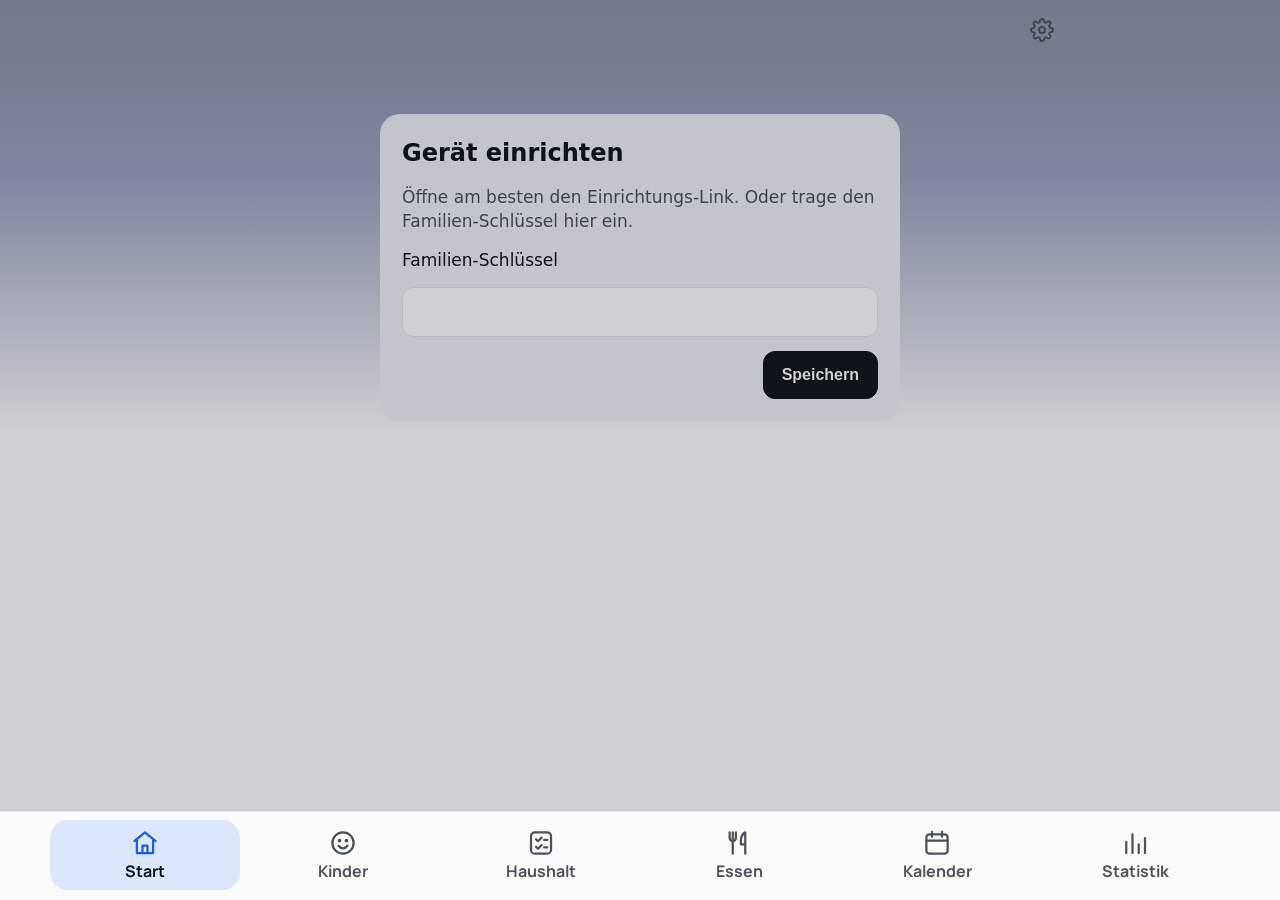
<file: index.html>
<!doctype html>
<html lang="de">
<head>
<meta charset="utf-8">
<meta name="viewport" content="width=device-width, initial-scale=1, viewport-fit=cover">
<meta name="apple-mobile-web-app-capable" content="yes">
<meta name="mobile-web-app-capable" content="yes">
<meta name="apple-mobile-web-app-status-bar-style" content="default">
<meta name="apple-mobile-web-app-title" content="Familie">
<title>Familienzentrale</title>
<style>:root{box-sizing:border-box;padding-top:env(safe-area-inset-top,0px);padding-bottom:env(safe-area-inset-bottom,0px)}html{scroll-padding-top:env(safe-area-inset-top,0px)}body{margin:0;padding:0}img{max-width:100%}[hidden]{display:none!important}*{-webkit-touch-callout:none}</style>
<style>
/* Startseite: oben das Jetzt (Uhr, Wetter, Zeitstrahl), darunter Karten in voller Breite.
   Wand-iPad im Hochformat: alles auf einem Bildschirm. Handy: normal scrollen. */
*, *::before, *::after { box-sizing: border-box; }
body { font: 17px/1.35 var(--font); -webkit-font-smoothing: antialiased; }
.app { max-width: 880px; margin: 0 auto; padding: 10px max(18px, env(safe-area-inset-left, 0px)) 18px max(18px, env(safe-area-inset-right, 0px)); display: flex; flex-direction: column; gap: 16px; }
.emo { font-family: var(--font-emoji); }
.topbar { display: flex; justify-content: flex-end; align-items: center; gap: 12px; min-height: 30px; }
.gear { display: grid; place-items: center; width: 40px; height: 40px; border-radius: 50%; color: var(--muted); }
.gear svg, .ic { width: 24px; height: 24px; fill: none; stroke: currentColor; stroke-width: 1.8; stroke-linecap: round; stroke-linejoin: round; }
.head { display: flex; justify-content: space-between; align-items: flex-start; gap: 16px; }
.date { font-weight: 700; font-size: 20px; color: var(--muted); }
.clock { font: 800 clamp(64px, 16vw, 132px)/.9 var(--font-display); letter-spacing: -.045em; font-variant-numeric: tabular-nums; margin-top: 6px; }
.wx { display: flex; align-items: center; gap: 12px; text-align: right; border: 0; background: none; color: inherit; font: inherit; cursor: pointer; padding: 8px; border-radius: 20px; }
.wx:hover { background: rgba(127,127,127,.08); }
.wx svg { width: clamp(52px, 12vw, 96px); height: clamp(52px, 12vw, 96px); flex: none; }
.wx .t { font: 800 clamp(36px, 9vw, 72px)/1 var(--font-display); letter-spacing: -.03em; }
.wx .s { color: var(--muted); font-weight: 600; font-size: clamp(13px, 2.4vw, 18px); }
.wx .tap { display: block; font-size: 13px; font-weight: 800; color: var(--accent); margin-top: 4px; }
.chips { display: flex; flex-wrap: wrap; gap: 8px; }
.chip { display: inline-flex; align-items: center; gap: 6px; background: var(--soft); border-radius: 99px; padding: 7px 14px; font-weight: 700; font-size: 16px; white-space: nowrap; }
.chip.ph { color: #fff; }
.chip.warn { background: transparent; border: 1.5px solid var(--warn); color: var(--warn); white-space: normal; }
.card { background: var(--surface); border-radius: var(--r); padding: 18px 20px; min-width: 0; color: inherit; text-decoration: none; display: block; }
.card.t1 { background: var(--t-essen); } .card.t2 { background: var(--t-haus); } .card.t3 { background: var(--t-termin); }
.lbl { display: flex; justify-content: space-between; align-items: baseline; gap: 10px; font-size: 13px; font-weight: 800; letter-spacing: .08em; text-transform: uppercase; color: rgba(15,19,23,.66); margin-bottom: 10px; }
.lbl em { font-style: normal; letter-spacing: 0; text-transform: none; font-weight: 700; }
.grid2 { display: grid; grid-template-columns: 1fr 1fr; gap: 16px; }
.meal { display: flex; align-items: center; gap: 14px; }
.meal .e { font-family: var(--font-emoji); font-size: 58px; line-height: 1; flex: none; }
.meal .img { width: 76px; height: 76px; border-radius: 16px; overflow: hidden; flex: none; }
.meal .img img { width: 100%; height: 100%; object-fit: cover; }
.meal h3 { margin: 0; font: 800 24px/1.12 var(--font-display); overflow-wrap: anywhere; }
.meal p { margin: 4px 0 0; font-size: 14px; color: rgba(15,19,23,.66); font-weight: 600; }
.next { margin: 10px 0 0; font-size: 14px; font-weight: 600; color: rgba(15,19,23,.7); }
.li { display: flex; align-items: center; gap: 10px; padding: 8px 0; border-top: 1px solid rgba(15,19,23,.1); min-width: 0; }
.lbl + .li, .li:first-child { border-top: 0; }
.li .tx { flex: 1; min-width: 0; white-space: nowrap; overflow: hidden; text-overflow: ellipsis; font-weight: 600; }
.li .tm { flex: none; font-weight: 800; font-variant-numeric: tabular-nums; min-width: 52px; }
.pbar { flex: none; width: 5px; align-self: stretch; border-radius: 4px; background: var(--pc, var(--fam)); }
.empty { margin: 0; color: rgba(15,19,23,.6); font-weight: 600; }
.hh { display: flex; flex-direction: column; min-height: 0; }
.task { display: flex; align-items: center; gap: 12px; padding: 10px 0; border-top: 1px solid rgba(15,19,23,.1); min-width: 0; }
.lbl + .task, #hhl .task:first-child { border-top: 0; }
.task .t { flex: 1; min-width: 0; display: flex; flex-direction: column; gap: 2px; }
.task .t b { font-weight: 800; white-space: nowrap; overflow: hidden; text-overflow: ellipsis; }
.task .m { font-size: 13px; font-weight: 700; color: rgba(15,19,23,.62); white-space: nowrap; overflow: hidden; text-overflow: ellipsis; }
.task .m .late { color: var(--warn); }
.task.fin .t b { text-decoration: line-through; color: rgba(15,19,23,.55); }
.task .ok { flex: none; font-weight: 800; color: #0d6b4b; font-size: 14px; }
.who { flex: none; display: flex; gap: 8px; }
.who button { border: 0; width: 52px; height: 52px; border-radius: 50%; color: #fff; font: 800 18px var(--font); cursor: pointer; }
.chk { flex: none; width: 34px; height: 34px; border-radius: 50%; border: 2.5px solid rgba(15,19,23,.45); background: transparent; cursor: pointer; }
.more { font-size: 14px; font-weight: 700; color: rgba(15,19,23,.6); padding-top: 6px; }
.rate .rr { display: flex; align-items: center; gap: 10px; padding: 5px 0; }
.rate .nm { flex: 1; font-weight: 800; }
.faces { display: flex; gap: 6px; }
.faces button { border: 2px solid var(--line); background: var(--bg); border-radius: 14px; font-family: var(--font-emoji); font-size: 28px; width: 56px; height: 50px; cursor: pointer; padding: 0; line-height: 1; }
.faces button[aria-pressed="true"] { border-color: var(--accent); background: var(--soft); }
.faces button.dim { opacity: .35; filter: grayscale(1); }
.faces button.nd { font: 800 11px/1.05 var(--font); color: var(--muted); width: auto; min-width: 46px; padding: 0 6px; }
.hint { display: flex; align-items: center; gap: 12px; background: var(--soft); }
.hint b { display: block; }
.hint small { color: var(--muted); font-weight: 600; }
.stats { display: grid; grid-template-columns: repeat(3, 1fr); gap: 10px; background: var(--t-stat); }
.stats div { display: flex; flex-direction: column; gap: 2px; }
.stats b { font: 800 28px/1 var(--font-display); font-variant-numeric: tabular-nums; }
.stats span { font-size: 13px; font-weight: 700; color: rgba(15,19,23,.62); }
#fz-status { font-size: 13px; color: var(--muted); }
/* Wand-iPad hoch: ein Bildschirm, Haushalt nimmt den Rest */
@media (min-width: 700px) and (orientation: portrait) {
  body.wand .app { height: calc(100dvh - 96px - env(safe-area-inset-bottom, 0px)); overflow: hidden; padding-top: 18px; gap: 18px; }
  body.wand .hh { flex: 1; overflow: hidden; }
  .card { padding: 20px 22px; }
  .rate .rows { display: flex; gap: 14px; }
  .rate .rr { flex: 1; flex-direction: column; align-items: flex-start; gap: 8px; padding: 0; }
}
@media (max-width: 560px) {
  .grid2 { grid-template-columns: 1fr; gap: 12px; }
  .app { gap: 12px; }
  .chip { font-size: 13px; padding: 5px 10px; }
  .faces button { width: 44px; height: 42px; font-size: 22px; border-radius: 12px; }
  .meal .e { font-size: 46px; }
  .meal h3 { font-size: 21px; }
}
</style>
</head>
<body>
<div class="app">
  <div class="topbar"><span id="fz-status"></span><a class="gear" href="eltern/" aria-label="Eltern-Seite"><svg viewBox="0 0 24 24" aria-hidden="true"><circle cx="12" cy="12" r="3"/><path d="M19.4 15a1.7 1.7 0 0 0 .3 1.8l.1.1a2 2 0 1 1-2.8 2.8l-.1-.1a1.7 1.7 0 0 0-1.8-.3 1.7 1.7 0 0 0-1 1.5V21a2 2 0 1 1-4 0v-.1a1.7 1.7 0 0 0-1.1-1.5 1.7 1.7 0 0 0-1.8.3l-.1.1a2 2 0 1 1-2.8-2.8l.1-.1a1.7 1.7 0 0 0 .3-1.8 1.7 1.7 0 0 0-1.5-1H3a2 2 0 1 1 0-4h.1a1.7 1.7 0 0 0 1.5-1.1 1.7 1.7 0 0 0-.3-1.8l-.1-.1a2 2 0 1 1 2.8-2.8l.1.1a1.7 1.7 0 0 0 1.8.3H9a1.7 1.7 0 0 0 1-1.5V3a2 2 0 1 1 4 0v.1a1.7 1.7 0 0 0 1 1.5 1.7 1.7 0 0 0 1.8-.3l.1-.1a2 2 0 1 1 2.8 2.8l-.1.1a1.7 1.7 0 0 0-.3 1.8V9a1.7 1.7 0 0 0 1.5 1H21a2 2 0 1 1 0 4h-.1a1.7 1.7 0 0 0-1.5 1z"/></svg></a></div>
  <header class="head" id="head"></header>
  <div id="main" aria-live="polite" style="display:contents"></div>
</div>
<script src="core.js?v=20261113i"></script>
<script src="wetter.js?v=20261113i"></script>
<script>(function () {
  "use strict";
  const $ = (s) => document.querySelector(s);
  const { esc, pad, iso, parse, addDays } = FZ;
  const WD = FZ.WD;
  const WD_LONG = ["Sonntag", "Montag", "Dienstag", "Mittwoch", "Donnerstag", "Freitag", "Samstag"];
  const N = FZ.NAMEN;
  const RATERS = ["chris", "lisa", "ruby"];
  const SMILE = { 3: "😋", 2: "🙂", 1: "😕" }, SMILE_TXT = { 3: "lecker", 2: "okay", 1: "nicht so" };
  const PC = { chris: "var(--chris)", lisa: "var(--lisa)", offen: "var(--p-offen)" };
  const fmt = (min) => pad(Math.floor(min / 60)) + ":" + pad(min % 60);
  if (FZ.wand) document.body.classList.add("wand");

  // Termine: Personenfarbe aus Name im Titel, sonst Familie
  const farbe = (t) => FZ.PERS_FARBE[FZ.terminPerson(t)];
  function eventsFrom(date, days) {
    const end = addDays(date, days);
    return FZ.termine.filter((t) => t.datum < end && (t.bis || t.datum) >= date)
      .map((t) => Object.assign({}, t, { datum: t.datum < date ? date : t.datum }))
      .sort((a, b) => (a.datum + (a.zeit || "00:00")).localeCompare(b.datum + (b.zeit || "00:00")));
  }
  // Wert 1–3 oder „nicht dabei“ (zählt als beantwortet, geht aber nicht in die Statistik ein)
  const ND = "nicht dabei";
  const rating = (d, p) => { const b = FZ.reiter("Bewertungen").find((x) => x.Datum === d && x.Person === p); return !b ? null : b.Wert === ND ? ND : Number(b.Wert) || null; };
  const vis = (m) => (m.bild ? '<span class="img"><img src="' + esc(m.bild) + '" alt=""></span>' : '<span class="e" aria-hidden="true">' + esc(m.emoji) + "</span>");
  const kat = (g) => String(g || "").split(",").map((x) => x.trim()).filter(Boolean).slice(0, 2).join(" · ");

  function render() {
    const now = new Date(), date = iso(now), min = now.getHours() * 60 + now.getMinutes();
    const Pl = FZ.phasen(date), ph = FZ.phaseAt(min, Pl);
    document.documentElement.dataset.phase = ph.id;
    if (FZ.gate($("#main"))) { $("#head").hidden = true; return; }
    const d = parse(date), info = FZ.dayInfo(date), E = FZ.einst();
    const W = FZ.wetter && FZ.wetter.daten;

    // Kopf
    $("#head").hidden = false;
    $("#head").innerHTML = '<div><div class="date">' + WD_LONG[d.getDay()] + ", " + d.getDate() + ". " + d.toLocaleDateString("de-DE", { month: "long" }) + '</div><div class="clock">' + fmt(min) + "</div></div>" +
      (W ? '<button type="button" class="wx" id="wx" aria-label="Wetter und Regenradar öffnen"><div><div class="t">' + FZ.wetter.zahl(W.jetzt.t) + '°</div><div class="s">' + FZ.wetter.zahl(W.tage[0].max) + "° / " + FZ.wetter.zahl(W.tage[0].min) + "°<br>" + esc(W.regen) + '</div><span class="tap">Radar und Details ›</span></div>' + FZ.wetter.icon(W.jetzt.art) + "</button>"
        : '<div class="wx"><div class="s">Wetter lädt …</div></div>');

    // Chips: Phase, Kita, Warnung, Kinder
    const kids = FZ.kinderAufgaben(date, ph.id), kitaJetzt = info.kita && !FZ.kitaVorbei(date, min);
    const kidsDone = kids.filter((k) => k["Erledigt am"] === date).length;
    const warn = W && W.warnungen && W.warnungen[0];
    let h = '<div class="chips"><span class="chip ph" style="background:' + ph.farbe + '"><span class="emo">' + esc(ph.symbol) + "</span>" + esc(ph.name) + (ph.id !== "nacht" ? " bis " + ph.ende : "") + "</span>" +
      '<span class="chip">' + (kitaJetzt ? "🎒 " : "🏠 ") + esc(FZ.tagText(info, !kitaJetzt)) + "</span>" +
      (kids.length ? '<span class="chip">⭐ Kinder ' + kidsDone + "/" + kids.length + "</span>" : "") +
      (warn ? '<span class="chip warn">⚠ ' + esc(warn.titel.replace(/^Amtliche WARNUNG vor /i, "Warnung: ")) + "</span>" : "") + "</div>";
    h += FZ.zeitstrahl(!FZ.wand && innerWidth < 560);

    // Wie war's gestern?
    const bis = /^\d{1,2}:\d{2}$/.test(E.essen_bewertung_bis || "") ? FZ.toMin(E.essen_bewertung_bis) : 17 * 60;
    const y = addDays(date, -1), gm = FZ.meal(y);
    if (min < bis && gm && gm.status === "gericht" && !RATERS.every((p) => rating(y, p))) {
      h += '<section class="card rate"><div class="lbl">Gestern: ' + esc(gm.name) + "<em>Wie war's?</em></div><div class='rows'>" + RATERS.map((p) => {
        const cur = rating(y, p);
        return '<div class="rr"><span class="nm">' + N[p] + '</span><span class="faces">' + [3, 2, 1, ND].map((v) => '<button type="button" class="' + (v === ND ? "nd " : "") + (cur && cur !== v ? "dim" : "") + '" data-rate="' + v + '" data-p="' + p + '" data-d="' + y + '" data-g="' + esc(gm.id) + '" aria-pressed="' + (cur === v) + '" aria-label="' + N[p] + ": " + (v === ND ? "nicht mitgegessen" : SMILE_TXT[v]) + '">' + (v === ND ? "nicht<br>dabei" : SMILE[v]) + "</button>").join("") + "</span></div>";
      }).join("") + "</div></section>";
    }
    // Essen planen (Mittwoch ab essen_hinweis)
    const hw = String(E.essen_hinweis || "mi 17:00").trim().split(/\s+/);
    const hTag = WD.indexOf((hw[0] || "mi").toLowerCase()), hMin = /^\d{1,2}:\d{2}$/.test(hw[1] || "") ? FZ.toMin(hw[1]) : 17 * 60;
    if (d.getDay() === hTag && min >= hMin) { let open = 0; for (let i = 1; i <= 7; i++) if (!FZ.meal(addDays(date, i))) open++; if (open) h += '<a class="card hint" href="essen/"><span class="emo" style="font-size:28px">🗓️</span><span><b>Essen für nächste Woche planen</b><small>' + open + (open === 1 ? " Abend ist" : " Abende sind") + " ab morgen noch offen</small></span></a>"; }

    // Essen und Termine
    const meal = FZ.meal(date), tm = FZ.meal(addDays(date, 1));
    const gegessen = meal && meal.status === "gericht" && FZ.abendessenFertig(date);
    const mealCard = '<a class="card t1" href="essen/"><div class="lbl">' + (gegessen ? "Heute gab es" : "Heute Abend") + "</div>" + (meal ? '<div class="meal">' + vis(meal) + "<div><h3>" + esc(meal.status === "gericht" ? meal.name : meal.kid) + "</h3>" + (meal.kategorie ? "<p>" + esc(kat(meal.kategorie)) + "</p>" : "") + "</div></div>" : '<p class="empty">Noch nichts geplant</p>') + (tm ? '<p class="next">Morgen: <b>' + esc(tm.name) + "</b></p>" : "") + "</a>";
    const nowHM = fmt(min);
    const evs = eventsFrom(date, 2).filter((t) => !(t.datum === date && t.zeit && (t.ende || t.zeit) < nowHM));
    const heute = evs.filter((t) => t.datum === date), morgen = evs.filter((t) => t.datum !== date).slice(0, 2);
    const evCard = '<a class="card t3" href="kalender/"><div class="lbl">Termine heute<em>' + heute.length + "</em></div>" +
      (heute.length ? heute.slice(0, 4).map((t) => '<div class="li"><span class="pbar" style="--pc:' + farbe(t) + '"></span><span class="tm">' + esc(t.zeit || "ganzt.") + '</span><span class="tx">' + esc(t.titel) + "</span></div>").join("") : '<p class="empty">Heute keine Termine</p>') +
      morgen.map((t) => '<div class="li"><span class="pbar" style="--pc:' + farbe(t) + '"></span><span class="tm">Morgen</span><span class="tx">' + esc((t.zeit ? t.zeit + " " : "") + t.titel) + "</span></div>").join("") + "</a>";
    h += '<div class="grid2">' + mealCard + evCard + "</div>";

    // Tagesstimmung ab Beginn der Abendphase
    if (ph.id === "abend" || (ph.id === "nacht" && min >= 12 * 60)) {
      const leute = FZ.wand ? ["chris", "lisa"] : FZ.person ? [FZ.person] : ["chris", "lisa"];
      h += '<section class="card rate"><div class="lbl">Wie war ' + (leute.length === 1 ? "dein" : "euer") + " Tag?<em>Tagesstimmung</em></div><div class='rows'>" + leute.map((p) => {
        const cur = FZ.stimmung(date, p);
        return '<div class="rr"><span class="nm">' + N[p] + '</span><span class="faces">' + [1, 2, 3, 4, 5].map((v) => '<button type="button" class="' + (cur && cur !== v ? "dim" : "") + '" data-mood="' + v + '" data-p="' + p + '" aria-pressed="' + (cur === v) + '" aria-label="' + N[p] + ": " + FZ.MOOD_TXT[v] + '">' + FZ.MOOD[v] + "</button>").join("") + "</span></div>";
      }).join("") + "</div></section>";
    }

    // Haushalt heute
    let tasks = FZ.hhHeute(date);
    const mine = !FZ.wand && FZ.person;
    if (mine) tasks = tasks.filter((t) => t.zust === FZ.person || t.zust === "offen");
    const offen = tasks.filter((t) => !t.fertig);
    const fertig = tasks.length - offen.length;
    h += '<section class="card t2 hh"><div class="lbl">' + (mine ? "Deine Aufgaben" : "Haushalt heute") + "<em>" + (offen.length ? offen.length + " offen" : "alles erledigt") + (fertig ? " · " + fertig + " fertig" : "") + '</em></div><div id="hhl">' +
      (offen.length ? offen.map((t) => {
        const meta = (t.zust === "offen" ? "für alle" : N[t.zust]) + " · " + t.punkte + (t.punkte === 1 ? " Punkt" : " Punkte") + (t.spaet ? ' · <span class="late">seit ' + t.spaet + (t.spaet === 1 ? " Tag" : " Tagen") + " fällig</span>" : "") + (t.max > 1 ? " · höchstens " + t.max + "× am Tag" : "");
        const dots = t.max > 1 ? FZ.punkteHtml(t.von, t.max) : "";
        const act = FZ.wand || !FZ.person
          ? '<span class="who">' + ["chris", "lisa"].filter((p) => t.zust === "offen" || t.zust === p).map((p) => '<button type="button" data-hh="' + esc(t.id) + '" data-p="' + p + '" style="background:' + PC[p] + '" aria-label="' + esc(t.titel) + " erledigt von " + N[p] + '">' + N[p][0] + "</button>").join("") + "</span>"
          : '<button type="button" class="chk" data-hh="' + esc(t.id) + '" data-p="' + FZ.person + '" aria-label="' + esc(t.titel) + ' erledigt"></button>';
        return '<div class="task"><div class="t"><b>' + esc(t.titel) + '</b><span class="m">' + meta + "</span></div>" + dots + act + "</div>";
      }).join("") : '<p class="empty">Heute ist alles geschafft. 🎉</p>') + "</div></section>";

    // Diese Woche (tagsüber auf dem Handy und nachmittags an der Wand)
    if (!FZ.wand || (min >= bis && ph.id !== "abend" && ph.id !== "nacht")) h += wocheKarte(date);

    $("#main").innerHTML = h;
    fit();
    if (FZ.wetter && FZ.wetter.daten) FZ.wetter.hintergrund();
  }
  function wocheKarte(date) {
    const ab = addDays(date, -6);
    const er = FZ.reiter("Erledigt").filter((e) => { const t = String(e.Zeitpunkt || "").slice(0, 10); return t >= ab && t <= date && e.Art !== "ausgesetzt"; }).length;
    const bw = FZ.reiter("Bewertungen").filter((b) => !FZ.istStimmung(b) && b.Datum >= addDays(date, -27)).map((b) => Number(b.Wert)).filter(Boolean);
    const st = FZ.stimmungListe().filter((b) => b.Datum >= addDays(date, -27)).map((b) => Number(b.Wert)).filter(Boolean);
    const avg = (a) => (a.length ? (a.reduce((x, y) => x + y, 0) / a.length).toFixed(1).replace(".", ",") : "–");
    return '<a class="card stats" href="statistik/"><div><b>' + er + "</b><span>Aufgaben in 7 Tagen</span></div><div><b>" + avg(bw) + "</b><span>Essen Ø von 3</span></div><div><b>" + avg(st) + "</b><span>Stimmung Ø von 5</span></div></a>";
  }
  // Wand: Haushaltsliste kürzen, damit alles auf einen Bildschirm passt
  function fit() {
    if (!FZ.wand) return;
    const box = $("#hhl"), card = box && box.parentElement; if (!box) return;
    let n = 0;
    while (card.scrollHeight > card.clientHeight + 1 && box.querySelectorAll(".task").length > 1) {
      const all = box.querySelectorAll(".task"); all[all.length - 1].remove(); n++;
    }
    if (n) { const m = document.createElement("div"); m.className = "more"; m.textContent = "+ " + n + (n === 1 ? " weitere Aufgabe" : " weitere Aufgaben") + " im Haushalt"; box.appendChild(m); while (card.scrollHeight > card.clientHeight + 1 && box.querySelectorAll(".task").length > 1) { const all = box.querySelectorAll(".task"); all[all.length - 1].remove(); n++; m.textContent = "+ " + n + " weitere Aufgaben im Haushalt"; } }
  }

  function rate(d, p, v, g) {
    const rows = FZ.daten.Bewertungen || (FZ.daten.Bewertungen = []);
    const i = rows.findIndex((b) => b.Datum === d && b.Person === p);
    if (i >= 0 && rows[i].Wert === v) { rows.splice(i, 1); FZ.send([{ art: "loeschen", reiter: "Bewertungen", wo: { Datum: d, Person: p } }]); }
    else { if (i >= 0) { rows[i].Wert = String(v); rows[i]["Gericht-ID"] = g; } else rows.push({ Datum: d, "Gericht-ID": g, Person: p, Wert: String(v) }); FZ.send([{ art: "setzen", reiter: "Bewertungen", wo: { Datum: d, Person: p }, werte: { "Gericht-ID": g, Wert: String(v) } }]); }
    render();
  }
  document.addEventListener("click", (ev) => {
    const r = ev.target.closest("[data-rate]"); if (r) return rate(r.dataset.d, r.dataset.p, r.dataset.rate, r.dataset.g);
    const m = ev.target.closest("[data-mood]"); if (m) return FZ.stimmungSetzen(iso(new Date()), m.dataset.p, Number(m.dataset.mood));
    const t = ev.target.closest("[data-hh]"); if (t) return FZ.hhErledigen(t.dataset.hh, t.dataset.p);
    if (ev.target.closest("#wx") && FZ.wetter) FZ.wetter.ansicht();
  });

  FZ.on(render);
  FZ.wetter.on(render);
  window.addEventListener("resize", render);
  FZ.nav("start");
  FZ.start();
  render();
  setInterval(render, 20000);
})();
</script>
</body>
</html>
</file>
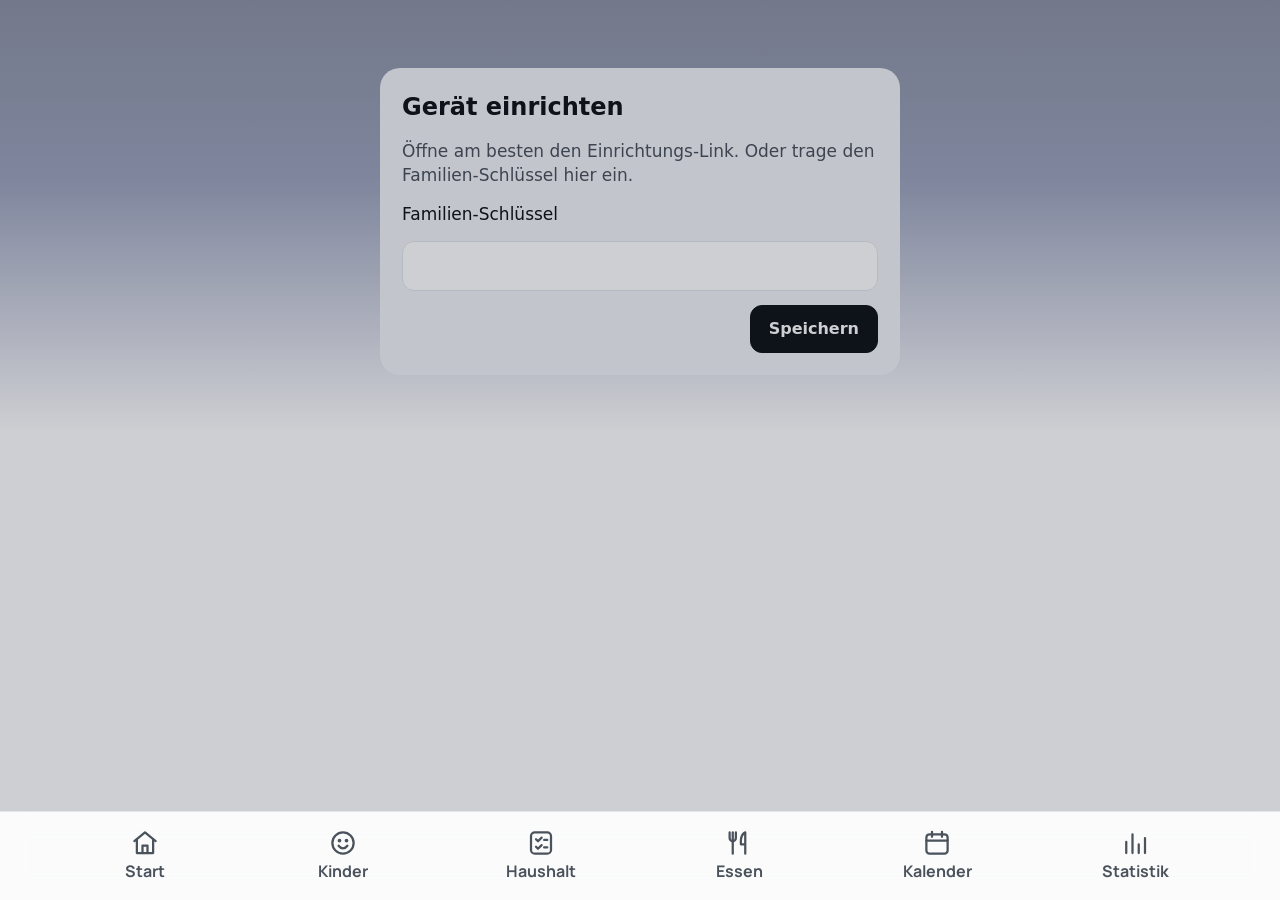
<file: eltern/index.html>
<!doctype html>
<html lang="de">
<head>
<meta charset="utf-8">
<meta name="viewport" content="width=device-width, initial-scale=1, viewport-fit=cover">
<meta name="apple-mobile-web-app-capable" content="yes">
<meta name="mobile-web-app-capable" content="yes">
<meta name="apple-mobile-web-app-status-bar-style" content="default">
<meta name="apple-mobile-web-app-title" content="Familie">
<title>Eltern · Familienzentrale</title>
<style>:root{box-sizing:border-box;padding-top:env(safe-area-inset-top,0px);padding-bottom:env(safe-area-inset-bottom,0px)}html{scroll-padding-top:env(safe-area-inset-top,0px)}body{margin:0;padding:0}img{max-width:100%}[hidden]{display:none!important}*{-webkit-touch-callout:none}</style>
<style>
:root {
  /* Layout: Kopf (Titel, Sperr-Countdown, Schließen) · Karte „Heute“ mit Zuhause-Schalter · Karte Kinderaufgaben nach Tageszeit · Karte Kita-Tage · Leiste unten · Vorschau (nur Entwurf). Tokens wie Startseite/Kinderseite. */
  --bg: #F3F4F1;
  --surface: #FFFFFF;
  --line: #DEE1DB;
  --fg: #1B1F1C;
  --muted: #5F6761;
  --ink: #1B1F1C;
  --on-ink: #FFFFFF;
  --accent: #2A6FB0;
  --soft: #E0ECF8;
  --ok: #2E8B57; --ok-soft: #DDF0E4;
  --warn: #B4542A;
  --font: -apple-system, BlinkMacSystemFont, "SF Pro Text", system-ui, "Segoe UI", Roboto, "Helvetica Neue", Arial, sans-serif;
  --font-display: -apple-system, BlinkMacSystemFont, "SF Pro Rounded", "SF Pro Display", system-ui, "Segoe UI", Roboto, "Helvetica Neue", Arial, sans-serif;
  --font-emoji: "Apple Color Emoji", "Segoe UI Emoji", "Noto Color Emoji", sans-serif;
  --r: 26px;
}
@media (prefers-color-scheme: dark) {
  :root:not([data-theme="light"]) {
    --bg: #121513; --surface: #1B1F1C; --line: #323833; --fg: #E7EBE6; --muted: #9AA39C; --ink: #E7EBE6; --on-ink: #141715;
    --accent: #86B4E8; --soft: #1B2A3B; --ok: #6FC495; --ok-soft: #1C3326; --warn: #F0A06A;
    color-scheme: dark;
  }
}
:root[data-theme="dark"] {
  --bg: #121513; --surface: #1B1F1C; --line: #323833; --fg: #E7EBE6; --muted: #9AA39C; --ink: #E7EBE6; --on-ink: #141715;
  --accent: #86B4E8; --soft: #1B2A3B; --ok: #6FC495; --ok-soft: #1C3326; --warn: #F0A06A;
  color-scheme: dark;
}
/* Abend/Nacht an der Wand: warm, abgedunkelt (wie Startseite) */
:root[data-mode="abend"] {
  --bg: #17120D; --surface: #211A13; --line: #33281D; --fg: #E6D5BF; --muted: #A28D74; --ink: #E6D5BF; --on-ink: #17120D;
  --accent: #D9A15A; --soft: #2E2318; --ok: #9CC59F; --ok-soft: #26301F; --warn: #E2A06C;
  color-scheme: dark;
}

* { box-sizing: border-box; }
html, body { min-height: 100%; }
body { background: var(--bg); color: var(--fg); font: 17px/1.4 var(--font); -webkit-font-smoothing: antialiased; -webkit-tap-highlight-color: transparent; overscroll-behavior: none; transition: background-color .6s ease, color .6s ease; }
button, input { font: inherit; color: inherit; }
button { cursor: pointer; }
:focus-visible { outline: 3px solid var(--accent); outline-offset: 3px; border-radius: 12px; }
h1, h2, h3 { margin: 0; text-wrap: balance; }
p, ul { margin: 0; }
ul { padding: 0; list-style: none; }
.emo { font-family: var(--font-emoji); line-height: 1; }
svg.ic { width: 24px; height: 24px; fill: none; stroke: currentColor; stroke-width: 1.8; stroke-linecap: round; stroke-linejoin: round; flex: none; }

.app {
  max-width: 1180px; margin: 0 auto;
  padding-left: max(16px, env(safe-area-inset-left, 0px));
  padding-right: max(16px, env(safe-area-inset-right, 0px));
  padding-block: 20px 28px;
  display: grid; gap: 22px;
}

/* Kopf */
.head { display: flex; align-items: center; gap: 12px 16px; flex-wrap: wrap; }
.head h1 { font: 700 40px/1.05 var(--font-display); letter-spacing: -.02em; display: flex; align-items: center; gap: 12px; margin-right: auto; }
.head h1 svg { width: 34px; height: 34px; color: var(--accent); }
.lockinfo { display: inline-flex; align-items: center; gap: 8px; font-size: 15px; color: var(--muted); font-variant-numeric: tabular-nums; }
.lockinfo svg { width: 18px; height: 18px; }
.btn { display: inline-flex; align-items: center; gap: 8px; min-height: 48px; padding: 0 18px; border-radius: 999px; border: 1px solid var(--line); background: var(--surface); font-weight: 650; font-size: 16px; }
.btn.primary { background: var(--ink); color: var(--on-ink); border-color: var(--ink); }

/* Raster */
.grid { display: grid; grid-template-columns: minmax(0, 1fr) minmax(0, 1.35fr); gap: 20px; align-items: start; }
.col { display: grid; gap: 20px; min-width: 0; }
@media (max-width: 900px) { .grid { grid-template-columns: 1fr; } }

.card { background: var(--surface); border-radius: var(--r); padding: 18px 20px 20px; display: grid; gap: 14px; box-shadow: 0 1px 0 var(--line); min-width: 0; }
:root[data-mode="abend"] .card { box-shadow: none; }
.card-h { display: flex; align-items: center; justify-content: space-between; gap: 10px; flex-wrap: wrap; }
.card-h h2 { display: flex; align-items: center; gap: 10px; font: 700 15px/1.2 var(--font); letter-spacing: .08em; text-transform: uppercase; color: var(--muted); }
.card-h h2 svg { width: 22px; height: 22px; color: var(--accent); }
.hint { font-size: 15px; color: var(--muted); }

/* Heute / Zuhause-Schalter */
.daystate { display: grid; gap: 6px; }
.daystate .big { font: 700 30px/1.15 var(--font-display); }
.daystate .why { font-size: 16px; color: var(--muted); }
.switchrow { display: grid; grid-template-columns: minmax(0, 1fr) auto; gap: 16px; align-items: center; padding: 14px 16px; border-radius: 18px; background: var(--bg); }
.switchrow b { font-size: 20px; display: block; }
.switchrow small { font-size: 15px; color: var(--muted); }
.switch { position: relative; width: 76px; height: 44px; border-radius: 999px; border: 0; background: var(--line); padding: 0; flex: none; transition: background-color .2s ease; }
.switch::after { content: ""; position: absolute; top: 4px; left: 4px; width: 36px; height: 36px; border-radius: 50%; background: var(--surface); box-shadow: 0 1px 3px rgba(0,0,0,.25); transition: transform .2s ease; }
.switch[aria-checked="true"] { background: var(--ok); }
.switch[aria-checked="true"]::after { transform: translateX(32px); }
.switch:disabled { opacity: .45; cursor: not-allowed; }
.switch.sm { width: 60px; height: 36px; }
.switch.sm::after { width: 28px; height: 28px; }
.switch.sm[aria-checked="true"]::after { transform: translateX(24px); }
.kidsee { display: flex; align-items: center; gap: 10px; flex-wrap: wrap; font-size: 16px; color: var(--muted); border-top: 1px solid var(--line); padding-top: 12px; }
.kidsee .emo { font-size: 26px; }
.kidsee b { color: var(--fg); }

/* Kita-Tage */
.days { display: grid; grid-template-columns: repeat(7, minmax(0, 1fr)); gap: 8px; }
.day { min-height: 56px; border-radius: 16px; border: 1px solid var(--line); background: var(--surface); font-weight: 700; font-size: 17px; display: grid; place-items: center; }
.day[aria-pressed="true"] { background: var(--ok-soft); border-color: var(--ok); color: var(--fg); }
.day[aria-pressed="true"]::after { content: "🏫"; font-family: var(--font-emoji); font-size: 15px; line-height: 1; margin-top: -4px; }

/* Kinderaufgaben */
.phase { display: grid; gap: 8px; }
.phase + .phase { border-top: 1px solid var(--line); padding-top: 14px; }
.phase h3 { display: flex; align-items: center; gap: 8px; font-size: 18px; font-weight: 700; }
.phase h3 .emo { font-size: 22px; }
.phase h3 small { font-weight: 500; color: var(--muted); font-size: 15px; font-variant-numeric: tabular-nums; }
.item { display: grid; grid-template-columns: auto minmax(0, 1fr) auto auto; gap: 12px; align-items: center; min-height: 60px; padding: 6px 8px 6px 12px; border-radius: 16px; background: var(--bg); }
.item .emo { font-size: 30px; width: 40px; text-align: center; }
.item .t { font-size: 19px; font-weight: 600; overflow-wrap: anywhere; }
.item .t small { display: block; font-size: 14px; font-weight: 500; color: var(--muted); }
.item.off .emo, .item.off .t { opacity: .45; }
.item.off .t { text-decoration: line-through; text-decoration-thickness: 1.5px; }
.order { display: flex; gap: 4px; }
.order button { width: 40px; height: 40px; border-radius: 12px; border: 1px solid var(--line); background: var(--surface); display: grid; place-items: center; padding: 0; }
.order button svg { width: 20px; height: 20px; }
.order button:disabled { opacity: .3; cursor: default; }
.item.moved { animation: flash .6s ease; }
@keyframes flash { from { background: var(--soft); } to { background: var(--bg); } }
@media (max-width: 520px) {
  .item { grid-template-columns: auto minmax(0, 1fr) auto; }
  .item .order { grid-column: 2 / 3; grid-row: 2; }
  .item .switch { grid-column: 3; grid-row: 1 / 3; }
  .head h1 { font-size: 32px; }
  .days { gap: 5px; } .day { font-size: 15px; min-height: 52px; }
}

/* PIN */
.pinwrap { min-height: 72vh; display: grid; place-items: center; }
.pin { display: grid; gap: 22px; justify-items: center; width: min(360px, 100%); }
.pin h1 { font: 700 30px/1.15 var(--font-display); text-align: center; }
.pin p { color: var(--muted); font-size: 16px; text-align: center; }
.dots { display: flex; gap: 18px; height: 22px; }
.dots span { width: 18px; height: 18px; border-radius: 50%; border: 2px solid var(--muted); }
.dots span.f { background: var(--fg); border-color: var(--fg); }
.dots.err { animation: shake .35s ease; }
.dots.err span { border-color: var(--warn); }
@keyframes shake { 25% { transform: translateX(-10px); } 75% { transform: translateX(10px); } }
.keys { display: grid; grid-template-columns: repeat(3, 1fr); gap: 14px; width: 100%; }
.keys button { aspect-ratio: 1.35; max-width: 100%; border-radius: 22px; border: 1px solid var(--line); background: var(--surface); font: 600 30px/1 var(--font-display); font-variant-numeric: tabular-nums; }
.keys button.ghost { border-color: transparent; background: transparent; font-size: 17px; color: var(--muted); }
.keys button:active { background: var(--soft); }
.err-msg { color: var(--warn); font-weight: 600; min-height: 22px; }

/* Leiste unten (wie Startseite) */
.nav {
  position: fixed; left: 0; right: 0; bottom: 0; z-index: 5;
  padding-left: max(16px, env(safe-area-inset-left, 0px));
  padding-right: max(16px, env(safe-area-inset-right, 0px));
  padding-block: 10px calc(12px + env(safe-area-inset-bottom, 0px));
  background: var(--bg); border-top: 1px solid var(--line);
}
.nav .tabs { max-width: 1180px; margin: 0 auto; display: grid; grid-template-columns: repeat(4, minmax(0, 1fr)); gap: 8px; }
.tab { display: grid; justify-items: center; align-content: center; gap: 4px; min-height: 76px; padding: 6px 4px; border: 0; border-radius: 18px; background: transparent; color: var(--muted); font-size: 16px; font-weight: 600; }
.tab svg { width: 30px; height: 30px; }
@media (max-width: 560px) {
  .tab { min-height: 62px; font-size: 13px; } .tab svg { width: 26px; height: 26px; }
}

.toast { position: fixed; left: 50%; bottom: calc(108px + env(safe-area-inset-bottom, 0px)); transform: translateX(-50%); z-index: 6; max-width: min(560px, calc(100% - 32px)); padding: 12px 18px; border-radius: 14px; background: var(--ink); color: var(--on-ink); font-size: 16px; box-shadow: 0 8px 24px rgba(0,0,0,.18); }

/* Vorschau (nur Entwurf) */
.preview { border: 1px dashed var(--line); border-radius: 18px; padding: 14px 16px; display: grid; gap: 12px; }
.pv-head { display: flex; flex-wrap: wrap; gap: 4px 12px; align-items: baseline; }
.pv-head b { font-size: 15px; letter-spacing: .06em; text-transform: uppercase; }
.pv-head span { color: var(--muted); font-size: 15px; }
.pv-row { display: flex; flex-wrap: wrap; align-items: center; gap: 8px 12px; }
.pv-row .lbl { width: 72px; color: var(--muted); font-size: 15px; font-weight: 600; }
.chips { display: flex; flex-wrap: wrap; gap: 8px; }
.chips button { border: 1px solid var(--line); background: var(--surface); min-height: 44px; padding: 0 14px; border-radius: 999px; font-weight: 600; font-size: 15.5px; display: inline-flex; align-items: center; gap: 6px; }
.chips button[aria-pressed="true"] { background: var(--ink); color: var(--on-ink); border-color: var(--ink); }
#pv-date { min-height: 44px; border: 1px solid var(--line); border-radius: 12px; padding: 0 12px; background: var(--surface); }
.foot { color: var(--muted); font-size: 13.5px; text-align: center; text-wrap: balance; }
@media (prefers-reduced-motion: reduce) { *, *::before, *::after { animation: none !important; transition: none !important; } }
</style>
<style>
#fz-status{order:2}.head .lockinfo{order:3}.head #close{order:4}
</style>
</head>
<body>
<div class="app">
  <div id="view"></div>
</div>
<div class="toast" id="toast" role="status" hidden></div>
<script src="../core.js?v=20261113i"></script>
<script>(function () {
  "use strict";
  const $ = (s) => document.querySelector(s);
  const { esc, pad, iso, parse, list } = FZ;
  const WANN = { immer: "", kita: "nur an Kita-Tagen", zuhause: "nur an Zuhause-Tagen", vor_kita: "nur wenn morgen Kita ist" };
  const WD_SHORT = { mo: "Mo", di: "Di", mi: "Mi", do: "Do", fr: "Fr", sa: "Sa", so: "So" };
  const WD_LONG = ["Sonntag", "Montag", "Dienstag", "Mittwoch", "Donnerstag", "Freitag", "Samstag"];
  const PHASEN = [
    { id: "morgen", name: "Morgen", symbol: "🌅" }, { id: "tag", name: "Tagsüber (Vormittag, Nachmittag, Kita)", symbol: "☀️" }, { id: "vormittag", name: "Vormittag", symbol: "☀️" }, { id: "kita", name: "Kita", symbol: "🎒" }, { id: "leisezeit", name: "Leisezeit", symbol: "🤫" }, { id: "nachmittag", name: "Nachmittag", symbol: "🛝" },
    { id: "abend", name: "Abend", symbol: "🌙" }, { id: "nacht", name: "Nacht", symbol: "✨" }
  ];

  const ui = { unlocked: FZ.entsperrt(), pinIn: "", pinErr: false, lastTouch: Date.now() };
  const today = () => iso(new Date());
  const kinder = () => FZ.reiter("Kinderaufgaben").filter((r) => r.ID);
  const aktiv = (r) => String(r.Aktiv || "").trim().toLowerCase() === "ja";
  const rf = (r) => Number(r.Reihenfolge) || 99;
  function phaseOf(r) { const p = list(r.Tagesphasen)[0]; return PHASEN.some((x) => x.id === p) ? p : "tag"; }
  function zeiten(id) {
    if (id === "tag") return "an Kita-Tagen Kita, sonst Vormittag und Nachmittag";
    return FZ.phasen().filter((p) => p.id === id).map((p) => p.start.replace(/^0/, "") + "–" + p.ende.replace(/^0/, "")).join(" · ");
  }

  const IC = {
    gear: '<svg class="ic" viewBox="0 0 24 24"><circle cx="12" cy="12" r="3"/><path d="M19.4 15a1.7 1.7 0 0 0 .3 1.8l.1.1a2 2 0 1 1-2.8 2.8l-.1-.1a1.7 1.7 0 0 0-1.8-.3 1.7 1.7 0 0 0-1 1.5V21a2 2 0 1 1-4 0v-.1a1.7 1.7 0 0 0-1.1-1.5 1.7 1.7 0 0 0-1.8.3l-.1.1a2 2 0 1 1-2.8-2.8l.1-.1a1.7 1.7 0 0 0 .3-1.8 1.7 1.7 0 0 0-1.5-1H3a2 2 0 1 1 0-4h.1a1.7 1.7 0 0 0 1.5-1.1 1.7 1.7 0 0 0-.3-1.8l-.1-.1a2 2 0 1 1 2.8-2.8l.1.1a1.7 1.7 0 0 0 1.8.3H9a1.7 1.7 0 0 0 1-1.5V3a2 2 0 1 1 4 0v.1a1.7 1.7 0 0 0 1 1.5 1.7 1.7 0 0 0 1.8-.3l.1-.1a2 2 0 1 1 2.8 2.8l-.1.1a1.7 1.7 0 0 0-.3 1.8V9a1.7 1.7 0 0 0 1.5 1H21a2 2 0 1 1 0 4h-.1a1.7 1.7 0 0 0-1.5 1z"/></svg>',
    lock: '<svg class="ic" viewBox="0 0 24 24"><rect x="5" y="11" width="14" height="9.5" rx="2"/><path d="M8 11V8a4 4 0 0 1 8 0v3"/></svg>',
    home: '<svg class="ic" viewBox="0 0 24 24"><path d="M3.5 10.5 12 3.5l8.5 7"/><path d="M5.5 9v11h13V9"/><path d="M10 20v-6h4v6"/></svg>',
    list: '<svg class="ic" viewBox="0 0 24 24"><path d="M9 6.5h11M9 12h11M9 17.5h11"/><circle cx="4.5" cy="6.5" r="1"/><circle cx="4.5" cy="12" r="1"/><circle cx="4.5" cy="17.5" r="1"/></svg>',
    cal: '<svg class="ic" viewBox="0 0 24 24"><rect x="3.5" y="5" width="17" height="15.5" rx="3"/><path d="M3.5 10h17M8 3v4M16 3v4"/></svg>',
    up: '<svg class="ic" viewBox="0 0 24 24"><path d="m6 14 6-6 6 6"/></svg>',
    down: '<svg class="ic" viewBox="0 0 24 24"><path d="m6 10 6 6 6-6"/></svg>'
  };

  /* ---------- Rendern ---------- */
  let lastMoved = "";
  function render() {
    const min = new Date().getHours() * 60 + new Date().getMinutes();
    const ph = FZ.phaseAt(min);
    document.documentElement.dataset.mode = FZ.wand && (ph.modus === "abend" || ph.modus === "nacht") ? "abend" : "hell";
    if (FZ.gate($("#view"))) return;
    if (!ui.unlocked) return renderPin();
    renderPage();
  }

  function renderPin() {
    const dots = [0, 1, 2, 3].map((i) => '<span class="' + (i < ui.pinIn.length ? "f" : "") + '"></span>').join("");
    const keys = ["1", "2", "3", "4", "5", "6", "7", "8", "9", "zurück", "0", "löschen"].map((k) =>
      '<button type="button" data-key="' + k + '"' + (k.length > 1 ? ' class="ghost"' : "") + ">" + (k === "zurück" ? "Abbrechen" : k === "löschen" ? "Löschen" : k) + "</button>").join("");
    $("#view").innerHTML =
      '<div class="pinwrap"><div class="pin">' +
      "<h1>Eltern-Seite</h1><p>PIN eingeben</p>" +
      '<div class="dots' + (ui.pinErr ? " err" : "") + '" aria-label="' + ui.pinIn.length + ' von 4 Ziffern">' + dots + "</div>" +
      '<p class="err-msg" role="alert">' + (ui.pinErr ? "Falsche PIN, bitte noch einmal." : "") + "</p>" +
      '<div class="keys">' + keys + "</div></div></div>";
  }

  function renderPage() {
    const E = FZ.einst();
    const date = today();
    const d = parse(date);
    const info = FZ.dayInfo(date);
    const zuhauseAn = !!E.zuhause_bis && E.zuhause_bis >= date && !info.fest;
    const dateTxt = WD_LONG[d.getDay()] + ", " + d.getDate() + ". " + d.toLocaleDateString("de-DE", { month: "long" });
    const sperr = Math.max(30, parseInt(E.sperrzeit_sekunden, 10) || 150);
    const left = Math.max(0, sperr - Math.floor((Date.now() - ui.lastTouch) / 1000));

    const head =
      '<header class="head"><h1>' + IC.gear + "Eltern</h1>" +
      '<span id="fz-status"></span>' +
      (FZ.wand ? '<span class="lockinfo" id="lockinfo">' + IC.lock + "<span>sperrt in " + Math.floor(left / 60) + ":" + pad(left % 60) + "</span></span>" : "") +
      '<button type="button" class="btn primary" id="close">' + (FZ.wand ? "Sperren" : "Fertig") + "</button></header>";

    const tagsueber = kinder().filter((k) => list(k.Tagesphasen).includes("tag") && aktiv(k) && (k.Wann === "immer" || (k.Wann === "kita") === info.kita)).sort((a, b) => rf(a) - rf(b));
    let switchSub;
    if (info.fest) switchSub = "Heute nicht nötig: " + info.grund + ".";
    else if (zuhauseAn) switchSub = "Gilt nur für heute. Morgen früh ist automatisch wieder Kita-Betrieb.";
    else switchSub = "Zum Beispiel, wenn ein Kind krank ist. Gilt nur für heute.";
    const heute =
      '<section class="card"><div class="card-h"><h2>' + IC.home + "Heute</h2></div>" +
      '<div class="daystate"><span class="big">' + (info.kita ? "Kita-Tag" : "Zuhause-Tag") + '</span><span class="why">' + esc(dateTxt) + (info.grund ? " · " + esc(info.grund) : "") + "</span></div>" +
      '<div class="switchrow"><div><b id="zh-lbl">Kinder heute zu Hause</b><small>' + esc(switchSub) + "</small></div>" +
      '<button type="button" class="switch" role="switch" id="zuhause" aria-labelledby="zh-lbl" aria-checked="' + zuhauseAn + '"' + (info.fest ? " disabled" : "") + "></button></div>" +
      (tagsueber.length ? '<p class="kidsee">Kinderseite tagsüber: ' + tagsueber.map((k) => '<span class="emo" aria-hidden="true">' + esc(k.Emoji) + "</span><b>" + esc(k.Text) + "</b>").join(" ") + "</p>" : "") +
      "</section>";

    const kt = list(E.kita_tage || "mo,di,mi,do,fr");
    const kita =
      '<section class="card"><div class="card-h"><h2>' + IC.cal + "Kita-Tage</h2></div>" +
      '<div class="days" role="group" aria-label="Kita-Tage">' + ["mo", "di", "mi", "do", "fr", "sa", "so"].map((w) =>
        '<button type="button" class="day" data-day="' + w + '" aria-pressed="' + kt.includes(w) + '">' + WD_SHORT[w] + "</button>").join("") + "</div>" +
      '<p class="hint">An diesen Tagen zeigt die Kinderseite tagsüber „Kindergarten“. Feiertage in Sachsen zählen automatisch als Zuhause-Tag.</p></section>';

    const ton = FZ.toene();
    const geraet =
      '<section class="card"><div class="card-h"><h2>' + IC.home + "Dieses Gerät und Töne</h2></div>" +
      '<p class="hint">Was ist dieses Gerät? Am Tablet für alle ordnet ihr erledigte Aufgaben mit den Knöpfen C und L zu. Am eigenen Handy landen Aufgaben und Tagesstimmung automatisch bei euch.</p>' +
      '<div class="days" role="group" aria-label="Dieses Gerät">' + [["chris", "Handy Christian"], ["lisa", "Handy Lisa"], ["wand", "Tablet für alle"]].map((x) => '<button type="button" class="day" style="flex:1;min-width:0;padding-inline:6px" data-geraet="' + x[0] + '" aria-pressed="' + (x[0] === "wand" ? FZ.wand : !FZ.wand && FZ.person === x[0]) + '">' + x[1] + "</button>").join("") + "</div>" +
      '<p class="hint" style="margin-top:14px"><b>Töne auf der Kinderseite</b></p><div class="days" role="group" aria-label="Töne auf der Kinderseite">' +
      [["aus", "Aus"], ["bonus", "Nur Endbonus"], ["an", "An"]].map((x) => '<button type="button" class="day" style="flex:1" data-ton="' + x[0] + '" aria-pressed="' + (ton === x[0]) + '">' + x[1] + "</button>").join("") + "</div></section>";
    const all = kinder();
    const phasen = PHASEN.map((p) => {
      const items = all.filter((k) => phaseOf(k) === p.id).sort((a, b) => rf(a) - rf(b));
      if (!items.length) return "";
      return '<div class="phase"><h3><span class="emo" aria-hidden="true">' + p.symbol + "</span>" + esc(p.name) + " <small>" + esc(zeiten(p.id)) + "</small></h3>" +
        items.map((k, i) => {
          const on = aktiv(k), w = (k.Wann || "immer").trim();
          const sub = [WANN[w] || "", on ? "" : "ausgeblendet", on && String(k["Erledigt am"] || "").trim() === date ? "✓ heute erledigt" : ""].filter(Boolean).join(" · ");
          return '<div class="item' + (on ? "" : " off") + (lastMoved === k.ID ? " moved" : "") + '">' +
            '<span class="emo" aria-hidden="true">' + esc(k.Emoji) + "</span>" +
            '<span class="t">' + esc(k.Text) + (sub ? "<small>" + esc(sub) + "</small>" : "") + "</span>" +
            '<span class="order"><button type="button" data-move="up" data-id="' + esc(k.ID) + '" aria-label="' + esc(k.Text) + ' nach oben"' + (i === 0 ? " disabled" : "") + ">" + IC.up + "</button>" +
            '<button type="button" data-move="down" data-id="' + esc(k.ID) + '" aria-label="' + esc(k.Text) + ' nach unten"' + (i === items.length - 1 ? " disabled" : "") + ">" + IC.down + "</button></span>" +
            '<button type="button" class="switch sm" role="switch" data-toggle="' + esc(k.ID) + '" aria-checked="' + on + '" aria-label="' + esc(k.Text) + ' anzeigen"></button></div>';
        }).join("") + "</div>";
    }).join("");
    const aufgaben =
      '<section class="card"><div class="card-h"><h2>' + IC.list + 'Kinderaufgaben</h2><span class="hint">Neue Karten, Texte und Emojis in der Tabelle</span></div>' +
      '<p class="hint">Die Kinderseite zeigt je Tageszeit die ersten 3. Morgens und abends werden sie abgehakt, dann rücken die nächsten nach – am nächsten Tag ist alles wieder offen.</p>' + phasen + "</section>";

    $("#view").innerHTML = head + '<div class="grid" style="margin-top:22px"><div class="col">' + heute + kita + geraet + '</div><div class="col">' + aufgaben + "</div></div>";
    FZ.status();
    lastMoved = "";
  }

  /* ---------- Aktionen ---------- */
  let toastTimer = null;
  function toast(msg) {
    const t = $("#toast"); t.textContent = msg; t.hidden = false;
    clearTimeout(toastTimer); toastTimer = setTimeout(() => { t.hidden = true; }, 3200);
  }
  FZ.toast = toast;
  const setEinst = (k, v) => { FZ.setEinst(k, v); FZ.send([{ art: "setzen", reiter: "Einstellungen", wo: { "Schlüssel": k }, werte: { Wert: v } }]); };

  document.addEventListener("pointerdown", () => { ui.lastTouch = Date.now(); });

  $("#view").addEventListener("click", (ev) => {
    const E = FZ.einst();
    const ger = ev.target.closest("[data-geraet]");
    if (ger) {
      const g = ger.dataset.geraet;
      try { localStorage.setItem("fz.geraet", g === "wand" ? "wand" : "handy"); localStorage.setItem("fz.person", g === "wand" ? "-" : g); } catch (e) { /* egal */ }
      toast(g === "wand" ? "Dieses Gerät ist jetzt das Tablet für alle." : "Dieses Handy gehört jetzt " + (g === "chris" ? "Christian" : "Lisa") + ".");
      setTimeout(() => location.reload(), 900); return;
    }
    const tn = ev.target.closest("[data-ton]");
    if (tn) { setEinst("kinder_toene", tn.dataset.ton); renderPage(); return; }
    const key = ev.target.closest("[data-key]");
    if (key) {
      const k = key.dataset.key;
      if (k === "zurück") { location.href = FZ.root; return; }
      if (k === "löschen") { ui.pinIn = ui.pinIn.slice(0, -1); ui.pinErr = false; return renderPin(); }
      if (ui.pinIn.length >= 4) return;
      ui.pinIn += k; ui.pinErr = false;
      if (ui.pinIn.length === 4) {
        if (ui.pinIn === String(E.pin || "0000")) { ui.unlocked = true; ui.pinIn = ""; ui.lastTouch = Date.now(); FZ.entsperren(); return render(); }
        ui.pinErr = true; ui.pinIn = "";
      }
      return renderPin();
    }
    if (ev.target.closest("#close")) { FZ.sperren(); location.href = FZ.root; return; }
    if (ev.target.closest("#zuhause")) {
      const date = today();
      const an = E.zuhause_bis && E.zuhause_bis >= date;
      setEinst("zuhause_bis", an ? "" : date);
      render();
      return toast(an ? "Normaler Kita-Tag. Die Kinderseite zeigt wieder „Kindergarten“." : "Kinder heute zu Hause. Die Kinderseite zeigt Spielen und Buch lesen.");
    }
    const day = ev.target.closest("[data-day]");
    if (day) {
      const kt = list(E.kita_tage || "mo,di,mi,do,fr"), w = day.dataset.day;
      const next = kt.includes(w) ? kt.filter((x) => x !== w) : kt.concat(w);
      setEinst("kita_tage", ["mo", "di", "mi", "do", "fr", "sa", "so"].filter((x) => next.includes(x)).join(","));
      return render();
    }
    const tg = ev.target.closest("[data-toggle]");
    if (tg) {
      const k = kinder().find((x) => x.ID === tg.dataset.toggle); if (!k) return;
      k.Aktiv = aktiv(k) ? "nein" : "ja";
      FZ.send([{ art: "setzen", reiter: "Kinderaufgaben", wo: { ID: k.ID }, werte: { Aktiv: k.Aktiv } }]);
      render();
      return toast(aktiv(k) ? "„" + k.Text + "“ wird wieder angezeigt." : "„" + k.Text + "“ ist ausgeblendet.");
    }
    const mv = ev.target.closest("[data-move]");
    if (mv && !mv.disabled) {
      const k = kinder().find((x) => x.ID === mv.dataset.id); if (!k) return;
      const group = kinder().filter((x) => phaseOf(x) === phaseOf(k)).sort((a, b) => rf(a) - rf(b));
      const i = group.indexOf(k), j = mv.dataset.move === "up" ? i - 1 : i + 1;
      if (j < 0 || j >= group.length) return;
      [group[i], group[j]] = [group[j], group[i]];
      group.forEach((x, n) => { x.Reihenfolge = String(n + 1); });
      FZ.send(group.map((x) => ({ art: "setzen", reiter: "Kinderaufgaben", wo: { ID: x.ID }, werte: { Reihenfolge: x.Reihenfolge } })));
      lastMoved = k.ID; render();
      const btn = document.querySelector('[data-move="' + mv.dataset.move + '"][data-id="' + k.ID + '"]');
      if (btn && !btn.disabled) btn.focus();
    }
  });

  // Sperr-Countdown am Wand-iPad
  setInterval(() => {
    if (!FZ.wand || !ui.unlocked) return;
    const sperr = Math.max(30, parseInt(FZ.einst().sperrzeit_sekunden, 10) || 150);
    const left = sperr - Math.floor((Date.now() - ui.lastTouch) / 1000);
    if (left <= 0 && !FZ.pending) { FZ.sperren(); ui.unlocked = false; ui.pinIn = ""; ui.pinErr = false; render(); FZ.geheZu(FZ.ruheUrl()); return; }
    const el = document.querySelector("#lockinfo span");
    if (el) el.textContent = "sperrt in " + Math.floor(Math.max(0, left) / 60) + ":" + pad(Math.max(0, left) % 60);
  }, 1000);

  FZ.on(() => { if (ui.unlocked || !FZ.wand) render(); else if (!$(".pin")) render(); });
  FZ.nav("eltern");
  FZ.start();
  render();
})();
</script>
</body>
</html>
</file>
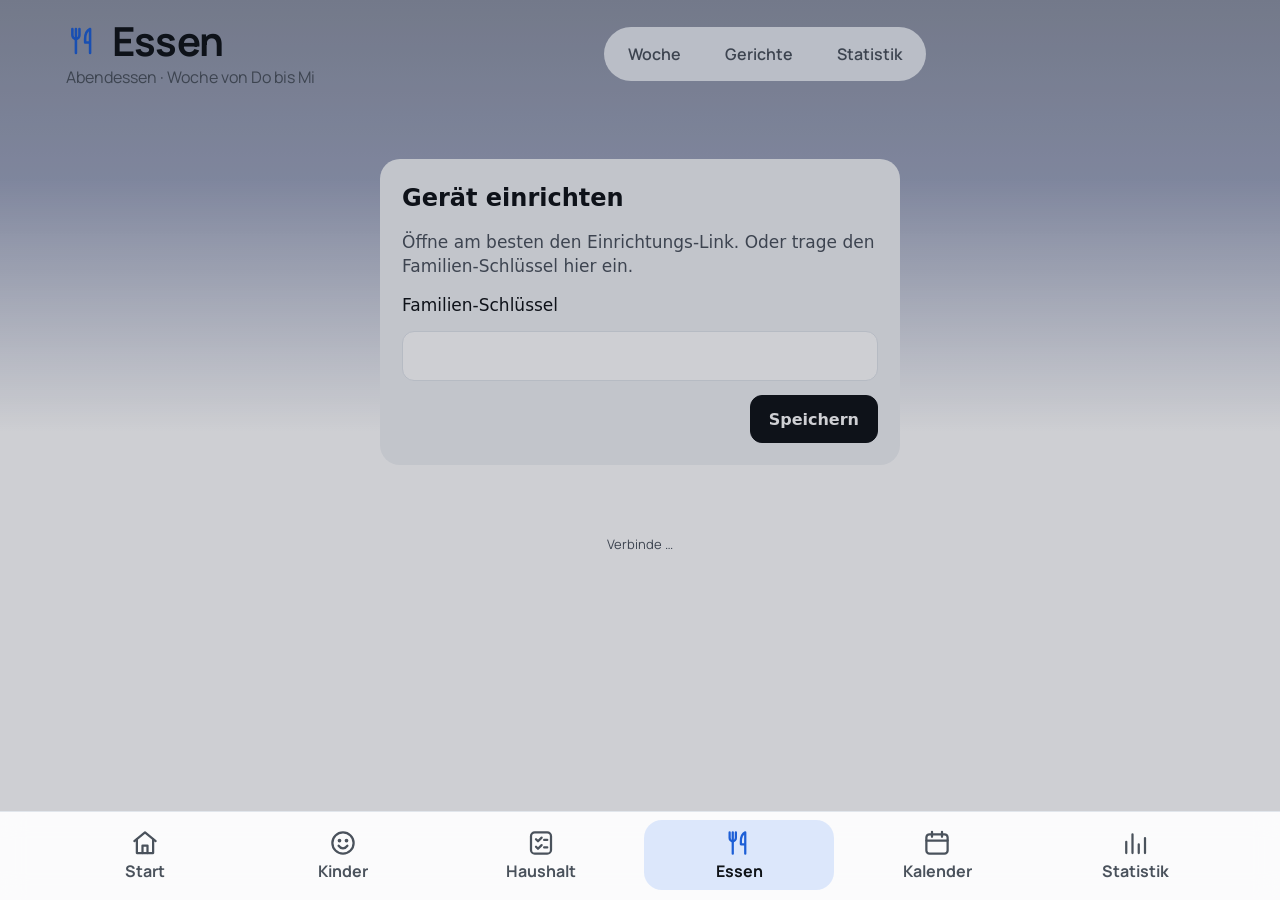
<file: essen/index.html>
<!doctype html>
<html lang="de">
<head>
<meta charset="utf-8">
<meta name="viewport" content="width=device-width, initial-scale=1, viewport-fit=cover">
<meta name="apple-mobile-web-app-capable" content="yes">
<meta name="mobile-web-app-capable" content="yes">
<meta name="apple-mobile-web-app-status-bar-style" content="default">
<meta name="apple-mobile-web-app-title" content="Familie">
<title>Essen · Familienzentrale</title>
<style>:root{box-sizing:border-box;padding-top:env(safe-area-inset-top,0px);padding-bottom:env(safe-area-inset-bottom,0px)}html{scroll-padding-top:env(safe-area-inset-top,0px)}body{margin:0;padding:0}img{max-width:100%}[hidden]{display:none!important}*{-webkit-touch-callout:none}</style>
<style>
:root {
  /* Layout: Kopfzeile mit Reitern · Woche = Tagesliste Do–Mi, darunter Vorschau Kinderkachel + Bewertungskarte · Gerichte = Kartenraster · Statistik = Kennzahlen + Balkenlisten */
  --bg: #F3F4F1;
  --surface: #FFFFFF;
  --surface-2: #ECEEEA;
  --line: #DEE1DB;
  --fg: #1B1F1C;
  --muted: #5F6761;
  --ink: #1B1F1C;
  --on-ink: #FFFFFF;
  --scrim: rgba(20, 24, 21, .42);
  --chris: #2C5FC4;
  --chris-soft: #E4ECFA;
  --lisa: #1D8155;
  --lisa-soft: #DDF0E5;
  --ruby: #B8326F;
  --ruby-soft: #F8E2EC;
  --food: #A9650A;
  --food-soft: #F8EBD6;
  --due: #8A5F1C;
  --font: -apple-system, BlinkMacSystemFont, "SF Pro Text", system-ui, "Segoe UI", Roboto, "Helvetica Neue", Arial, sans-serif;
  --font-display: -apple-system, BlinkMacSystemFont, "SF Pro Rounded", "SF Pro Display", system-ui, "Segoe UI", Roboto, "Helvetica Neue", Arial, sans-serif;
  --a-morgen: #C8662A;  --s-morgen: #FBE8D9;
  --a-tag: #2A6FB0;     --s-tag: #E0ECF8;
  --a-leise: #6D669C;   --s-leise: #E6E3F2;
  --a-abend: #C98B3E;   --s-abend: #F6E9D6;
  --accent: var(--a-tag);
  --soft: var(--s-tag);
  --r: 26px;
}
@media (prefers-color-scheme: dark) {
  :root:not([data-theme="light"]) {
    --bg: #121513; --surface: #1B1F1C; --surface-2: #252A26; --line: #323833; --a-morgen: #F0A06A; --s-morgen: #3A2717; --a-tag: #86B4E8; --s-tag: #1B2A3B; --a-leise: #ABA4D8; --s-leise: #26233A; --a-abend: #E2B06C; --s-abend: #33271A;
    --fg: #E7EBE6; --muted: #9AA39C; --ink: #E7EBE6; --on-ink: #141715; --scrim: rgba(0,0,0,.6);
    --chris: #86A9F0; --chris-soft: #1F2C45; --lisa: #63C897; --lisa-soft: #17352A;
    --ruby: #F08DBA; --ruby-soft: #3B1D2B; --food: #EDB35B; --food-soft: #3A2C14; --due: #E0B067;
    color-scheme: dark;
  }
}
:root[data-theme="dark"] {
  --bg: #121513; --surface: #1B1F1C; --surface-2: #252A26; --line: #323833; --a-morgen: #F0A06A; --s-morgen: #3A2717; --a-tag: #86B4E8; --s-tag: #1B2A3B; --a-leise: #ABA4D8; --s-leise: #26233A; --a-abend: #E2B06C; --s-abend: #33271A;
  --fg: #E7EBE6; --muted: #9AA39C; --ink: #E7EBE6; --on-ink: #141715; --scrim: rgba(0,0,0,.6);
  --chris: #86A9F0; --chris-soft: #1F2C45; --lisa: #63C897; --lisa-soft: #17352A;
  --ruby: #F08DBA; --ruby-soft: #3B1D2B; --food: #EDB35B; --food-soft: #3A2C14; --due: #E0B067;
  color-scheme: dark;
}

/* Phase bestimmt die Akzentfarbe (wie Start- und Kinderseite) */
:root[data-phase="morgen"] { --accent: var(--a-morgen); --soft: var(--s-morgen); }
:root[data-phase="tag"] { --accent: var(--a-tag); --soft: var(--s-tag); }
:root[data-phase="leisezeit"] { --accent: var(--a-leise); --soft: var(--s-leise); }
:root[data-phase="abend"], :root[data-phase="nacht"] { --accent: var(--a-abend); --soft: var(--s-abend); }

/* Leisezeit: ruhig, weich, leicht gedimmt */
:root[data-mode="leise"] {
  --bg: #E7E6EC; --surface: #F1F0F5; --surface-2: #DFDDE8; --line: #D6D4DF; --fg: #34323F; --muted: #6C6A7A; --ink: #34323F; --on-ink: #F1F0F5;
  --accent: #6D669C; --soft: #E0DDEC; --shared-soft: #E4E1E6; --food-soft: #ECE3DA;
}
@media (prefers-color-scheme: dark) {
  :root:not([data-theme="light"])[data-mode="leise"] {
    --bg: #141319; --surface: #1C1B23; --surface-2: #272530; --line: #2C2A36; --fg: #C9C5D6; --muted: #8A8699; --ink: #C9C5D6; --on-ink: #141319;
    --accent: #9E97C9; --soft: #25233A; --shared-soft: #2A2730; --food-soft: #332A22;
  }
}
:root[data-theme="dark"][data-mode="leise"] {
  --bg: #141319; --surface: #1C1B23; --surface-2: #272530; --line: #2C2A36; --fg: #C9C5D6; --muted: #8A8699; --ink: #C9C5D6; --on-ink: #141319;
  --accent: #9E97C9; --soft: #25233A; --shared-soft: #2A2730; --food-soft: #332A22;
}
/* Abend und Nacht: warm, stark abgedunkelt (gleich in beiden Themes) */
:root[data-mode="abend"] {
  --bg: #17120D; --surface: #211A13; --surface-2: #2C2319; --line: #33281D; --fg: #E6D5BF; --muted: #A28D74; --ink: #E6D5BF; --on-ink: #17120D;
  --scrim: rgba(0, 0, 0, .62);
  --accent: #D9A15A; --soft: #2E2318;
  --chris: #8FA9C9; --chris-soft: #232B35; --lisa: #8DB89A; --lisa-soft: #222E25;
  --ruby: #D69AB3; --ruby-soft: #36232B; --shared: #B5A48D; --shared-soft: #2C251C;
  --food: #D9A15A; --food-soft: #33271A; --due: #E2A06C;
  color-scheme: dark;
}

* { box-sizing: border-box; }
body { background: var(--bg); color: var(--fg); font: 17px/1.42 var(--font); -webkit-font-smoothing: antialiased; -webkit-tap-highlight-color: transparent; overscroll-behavior: none; transition: background-color .6s ease, color .6s ease; }
button, input, select, textarea { font: inherit; color: inherit; }
button { cursor: pointer; }
:focus-visible { outline: 3px solid var(--accent); outline-offset: 2px; border-radius: 10px; }
h1, h2, h3 { margin: 0; text-wrap: balance; }
p { margin: 0; }
.num { font-variant-numeric: tabular-nums; }
.muted { color: var(--muted); }

.chris { --pc: var(--chris); --pc-soft: var(--chris-soft); }
.lisa { --pc: var(--lisa); --pc-soft: var(--lisa-soft); }
.ruby { --pc: var(--ruby); --pc-soft: var(--ruby-soft); }

.app {
  max-width: 1180px; margin: 0 auto;
  padding-left: max(16px, env(safe-area-inset-left, 0px));
  padding-right: max(16px, env(safe-area-inset-right, 0px));
  padding-block: 20px 40px;
  display: grid; gap: 22px;
}

/* Kopfzeile */
.top { display: grid; grid-template-columns: auto 1fr auto; align-items: center; gap: 12px 20px; }
.title h1 { font: 700 40px/1.05 var(--font-display); letter-spacing: -.02em; display: flex; align-items: center; gap: 12px; }
.title h1 svg { width: 34px; height: 34px; flex: none; fill: none; stroke: var(--accent); stroke-width: 1.8; stroke-linecap: round; stroke-linejoin: round; }
.title p { color: var(--muted); font-size: 16px; margin-top: 4px; }
.tabs { justify-self: center; display: flex; gap: 4px; background: var(--surface-2); padding: 4px; border-radius: 999px; }
.tabs button { border: 0; background: transparent; padding: 10px 20px; min-height: 46px; border-radius: 999px; font-weight: 600; font-size: 16px; color: var(--muted); }
.tabs button[aria-selected="true"] { background: var(--surface); color: var(--fg); box-shadow: 0 1px 2px rgba(0,0,0,.08); }
.btn { border: 1px solid var(--line); background: var(--surface); min-height: 48px; padding: 0 20px; border-radius: 999px; font-weight: 650; font-size: 16px; display: inline-flex; align-items: center; justify-content: center; gap: 8px; }
.btn.primary { background: var(--ink); color: var(--on-ink); border-color: var(--ink); }
.btn.ghost { background: transparent; border-color: transparent; color: var(--muted); }
.top .btn { white-space: nowrap; }
.btn svg { width: 20px; height: 20px; flex: none; }
.btn:disabled { opacity: .45; cursor: default; }
@media (max-width: 700px) {
  .top { grid-template-columns: minmax(0, 1fr) auto; gap: 10px 12px; }
  .title { display: contents; }
  .title h1 { grid-column: 1; grid-row: 1; }
  .title p { grid-column: 1 / -1; grid-row: 2; margin-top: -4px; }
  .top > .btn, #topaction { grid-column: 2; grid-row: 1; }
  .tabs { grid-column: 1 / -1; grid-row: 3; justify-self: stretch; }
  .tabs button { flex: 1; padding: 10px 6px; font-size: 15px; white-space: nowrap; }
  .title h1 { min-width: 0; }
  .title h1 { font-size: 30px; gap: 10px; }
  .title h1 svg { width: 28px; height: 28px; }
  .title p { font-size: 15px; }
}

@media (max-width: 400px) { .title h1 svg { display: none; } .top .btn { padding: 0 14px; font-size: 15px; } }

.eyebrow { font-size: 14px; font-weight: 700; letter-spacing: .08em; text-transform: uppercase; color: var(--muted); }
.panel { background: var(--surface); border-radius: var(--r); box-shadow: 0 1px 0 var(--line); padding: 18px 20px 20px; min-width: 0; }
.stack { display: grid; gap: 20px; }
.note { display: flex; flex-wrap: wrap; gap: 10px 16px; align-items: center; justify-content: space-between; background: var(--food-soft); color: var(--fg); border-radius: 18px; padding: 12px 18px; font-size: 15.5px; }
.note .btn { min-height: 42px; font-size: 15px; }
.empty { color: var(--muted); padding: 14px 0 6px; font-size: 16px; }

/* Bild / Emoji */
.th { width: 56px; height: 56px; border-radius: 14px; background: var(--surface-2); display: grid; place-items: center; font-size: 32px; line-height: 1; overflow: hidden; flex: none; }
.th img { width: 100%; height: 100%; object-fit: cover; display: block; }
.th.open { background: transparent; border: 2px dashed var(--line); color: var(--muted); font-size: 26px; font-weight: 500; }
.th.lg { width: 76px; height: 76px; font-size: 44px; border-radius: 18px; }
.th.xl { width: 168px; height: 168px; font-size: 104px; border-radius: 32px; background: var(--food-soft); }
.th.sm { width: 36px; height: 36px; font-size: 21px; border-radius: 10px; }
.tag { display: inline-flex; align-items: center; font-size: 13px; font-weight: 600; color: var(--muted); background: var(--surface-2); border-radius: 999px; padding: 2px 9px; white-space: nowrap; }
.tag.sug { color: var(--food); background: var(--food-soft); }

/* Woche */
.weekhead { display: flex; flex-wrap: wrap; align-items: center; justify-content: space-between; gap: 10px 16px; padding-bottom: 10px; border-bottom: 1px solid var(--line); }
.weeknav { display: flex; align-items: center; gap: 6px; font-weight: 650; }
.weeknav button { width: 44px; height: 44px; border-radius: 14px; border: 1px solid var(--line); background: var(--surface); display: grid; place-items: center; padding: 0; }
.weeknav button:disabled { opacity: .35; cursor: default; }
.weeknav svg { width: 20px; height: 20px; }
.weeknav span { min-width: 200px; text-align: center; font-variant-numeric: tabular-nums; }
.weekinfo { color: var(--muted); font-size: 15px; }
.weekinfo b { color: var(--fg); }
.day { display: grid; grid-template-columns: minmax(0, 1fr) auto; align-items: center; gap: 8px; border-bottom: 1px solid var(--line); }
.day:last-child { border-bottom: 0; }
.dayopen { display: grid; grid-template-columns: 64px 56px minmax(0, 1fr); align-items: center; gap: 14px; width: 100%; background: transparent; border: 0; text-align: left; padding: 12px 4px; min-height: 80px; border-radius: 12px; }
.dayopen:hover { background: var(--surface-2); }
.dd { display: grid; line-height: 1.15; }
.dd b { font: 700 21px/1.1 var(--font-display); }
.dd span { color: var(--muted); font-size: 14px; font-variant-numeric: tabular-nums; }
.day.today .dd b { color: var(--food); }
.day.today .dd span::after { content: " · heute"; color: var(--food); font-weight: 650; }
.day.past .dd b { color: var(--muted); }
.dn { font-weight: 640; font-size: 18px; line-height: 1.25; overflow-wrap: anywhere; }
.dmeta { display: flex; flex-wrap: wrap; gap: 4px 6px; align-items: center; margin-top: 4px; color: var(--muted); font-size: 14.5px; }
.rs { display: inline-flex; align-items: center; gap: 3px; font-size: 13.5px; font-weight: 650; color: var(--pc); background: var(--pc-soft); border-radius: 999px; padding: 1px 8px 1px 7px; }
.iconbtn { width: 48px; height: 48px; border: 1px solid var(--line); background: var(--surface); border-radius: 14px; color: var(--muted); display: grid; place-items: center; padding: 0; }
.iconbtn:hover { background: var(--surface-2); color: var(--fg); }
.iconbtn svg { width: 22px; height: 22px; }
@media (max-width: 520px) {
  .dayopen { grid-template-columns: 46px 48px minmax(0, 1fr); gap: 10px; padding: 10px 0; }
  .dayopen .th { width: 48px; height: 48px; font-size: 27px; }
  .dd b { font-size: 18px; }
  .day.today .dd span::after { content: ""; }
  .weeknav span { min-width: 0; flex: 1; font-size: 15px; }
  .weeknav { flex: 1; }
}

/* Vorschau */
.preview { display: grid; grid-template-columns: minmax(0, 1.25fr) minmax(0, 1fr); gap: 20px; align-items: stretch; }
@media (max-width: 860px) { .preview { grid-template-columns: 1fr; } }
.kid { display: grid; gap: 14px; align-content: start; }
.kidmain { display: flex; align-items: center; gap: 24px; flex-wrap: wrap; }
.kidlbl { font: 600 22px/1.2 var(--font-display); color: var(--muted); }
.kidname { font: 750 36px/1.12 var(--font-display); letter-spacing: -.015em; text-wrap: balance; overflow-wrap: anywhere; }
.kidnext { display: flex; align-items: center; gap: 10px; color: var(--muted); font-size: 17px; padding-top: 12px; border-top: 1px solid var(--line); }
.kidnext b { color: var(--fg); font-weight: 640; }
@media (max-width: 520px) { .th.xl { width: 120px; height: 120px; font-size: 72px; } .kidname { font-size: 28px; } .kidlbl { font-size: 18px; } }
.rate { display: grid; gap: 12px; align-content: start; }
.ratehead { display: flex; align-items: center; gap: 12px; }
.ratehead h2 { font: 700 21px/1.2 var(--font-display); }
.ratehead p { color: var(--muted); font-size: 15px; }
.rrow { display: grid; grid-template-columns: minmax(0, 1fr) auto; align-items: center; gap: 10px; }
.rname { display: inline-flex; align-items: center; gap: 8px; font-weight: 650; color: var(--pc); }
.dot { width: 11px; height: 11px; border-radius: 50%; background: var(--pc); flex: none; }
.smiles { display: flex; gap: 8px; }
.smile { width: 58px; height: 58px; border-radius: 16px; border: 2px solid var(--line); background: var(--bg); font-size: 30px; line-height: 1; padding: 0; display: grid; place-items: center; transition: transform .1s; }
.smile[aria-pressed="true"] { border-color: var(--pc); background: var(--pc-soft); }
.smile.dim { opacity: .45; }
.smile:active { transform: scale(.92); }
.thanks { color: var(--muted); font-size: 15px; }

/* Sheet: Gerichtsauswahl */
.dishgrid { display: grid; grid-template-columns: repeat(auto-fill, minmax(118px, 1fr)); gap: 10px; max-height: 340px; overflow-y: auto; padding: 2px; }
.dbtn { border: 2px solid var(--line); background: var(--bg); border-radius: 16px; padding: 12px 8px 10px; display: grid; justify-items: center; gap: 6px; text-align: center; min-height: 118px; }
.dbtn[aria-pressed="true"] { border-color: var(--food); background: var(--food-soft); }
.dbtn .n { font-weight: 640; font-size: 15px; line-height: 1.2; overflow-wrap: anywhere; }
.dbtn .s { font-size: 13px; color: var(--muted); }

/* Gerichte */
.gbar { display: flex; flex-wrap: wrap; align-items: center; justify-content: space-between; gap: 12px; }
.cards { display: grid; grid-template-columns: repeat(auto-fill, minmax(290px, 1fr)); gap: 14px; }
@media (max-width: 400px) { .cards { grid-template-columns: 1fr; } }
.gcard { display: grid; grid-template-columns: 76px minmax(0, 1fr); gap: 14px; align-items: start; text-align: left; background: var(--surface); border: 1px solid transparent; border-radius: var(--r); box-shadow: 0 1px 0 var(--line); padding: 16px; }
.gcard:hover { border-color: var(--line); }
.gcard.paused { opacity: .62; }
.gname { font: 680 18px/1.25 var(--font-display); overflow-wrap: anywhere; }
.gkat { color: var(--muted); font-size: 14.5px; margin-top: 1px; }
.gtags { display: flex; flex-wrap: wrap; gap: 5px; margin-top: 7px; }
.gstat { display: flex; flex-wrap: wrap; gap: 2px 12px; margin-top: 8px; font-size: 14px; color: var(--muted); font-variant-numeric: tabular-nums; }
.gstat b { color: var(--fg); font-weight: 650; }

/* Statistik */
.statbar { display: flex; flex-wrap: wrap; gap: 12px; align-items: center; justify-content: space-between; }
.seg { display: inline-flex; flex-wrap: wrap; gap: 4px; background: var(--surface-2); padding: 4px; border-radius: 999px; }
.seg button { border: 0; background: transparent; min-height: 40px; padding: 0 16px; border-radius: 999px; font-weight: 600; font-size: 15.5px; color: var(--muted); }
.seg button[aria-pressed="true"] { background: var(--surface); color: var(--fg); box-shadow: 0 1px 2px rgba(0,0,0,.08); }
.kpis { display: grid; grid-template-columns: repeat(4, 1fr); gap: 14px; }
@media (max-width: 860px) { .kpis { grid-template-columns: 1fr 1fr; } }
.kpi { background: var(--surface); border-radius: var(--r); box-shadow: 0 1px 0 var(--line); padding: 16px 20px; display: grid; gap: 2px; align-content: start; }
.kpi .k { font-weight: 650; font-size: 15px; color: var(--muted); }
.kpi .v { font: 700 36px/1.1 var(--font-display); font-variant-numeric: tabular-nums; letter-spacing: -.02em; }
.kpi .s { color: var(--muted); font-size: 14px; font-variant-numeric: tabular-nums; }
.grid2 { display: grid; grid-template-columns: 1fr 1fr; gap: 16px; align-items: start; }
@media (max-width: 860px) { .grid2 { grid-template-columns: 1fr; } }
.chead { display: flex; flex-wrap: wrap; gap: 4px 14px; align-items: baseline; justify-content: space-between; margin-bottom: 12px; }
.chead h2 { font-size: 17px; font-weight: 700; }
.chead p { color: var(--muted); font-size: 14px; }
.blist { display: grid; gap: 10px; }
.brow { display: grid; grid-template-columns: 22px 36px minmax(0, 1fr) minmax(70px, 34%) 64px; gap: 10px; align-items: center; font-size: 16px; }
.brow .rk { color: var(--muted); font-size: 14px; font-weight: 650; text-align: right; font-variant-numeric: tabular-nums; }
.brow .bl { font-weight: 600; overflow-wrap: anywhere; line-height: 1.25; }
.brow .bl small { display: block; color: var(--muted); font-weight: 500; font-size: 13px; }
.bt { height: 12px; border-radius: 6px; background: var(--surface-2); overflow: hidden; }
.bt i { display: block; height: 100%; background: var(--food); border-radius: 6px; }
.brow .bv { text-align: right; font-weight: 650; font-variant-numeric: tabular-nums; font-size: 15px; white-space: nowrap; }
.blist.plain .brow { grid-template-columns: minmax(0, 1fr) minmax(70px, 40%) 72px; }
@media (max-width: 520px) {
  .brow { grid-template-columns: 18px 32px minmax(0, 1fr) 56px; }
  .brow .bt { grid-column: 3 / -1; grid-row: 2; }
  .blist.plain .brow { grid-template-columns: minmax(0, 1fr) 64px; }
  .blist.plain .brow .bt { grid-column: 1 / -1; }
}
.persons { display: grid; grid-template-columns: repeat(3, 1fr); gap: 16px; }
@media (max-width: 760px) { .persons { grid-template-columns: 1fr; } }
.pcol h3 { display: flex; align-items: center; gap: 8px; color: var(--pc); font-size: 16px; font-weight: 700; padding-bottom: 8px; border-bottom: 1px solid var(--line); margin-bottom: 6px; }
.pli { display: grid; grid-template-columns: 36px minmax(0, 1fr) auto; gap: 10px; align-items: center; padding: 6px 0; font-size: 15.5px; }
.pli .n { font-weight: 600; overflow-wrap: anywhere; }
.pli .v { font-variant-numeric: tabular-nums; color: var(--muted); font-size: 14.5px; white-space: nowrap; }
.mrow { display: grid; grid-template-columns: 36px minmax(0, 1fr) auto; gap: 10px; align-items: center; padding: 8px 0; border-bottom: 1px solid var(--line); font-size: 15.5px; }
.mrow:last-child { border-bottom: 0; }
.mrow .n { font-weight: 600; overflow-wrap: anywhere; }
.mrow .n small { display: block; color: var(--muted); font-weight: 500; font-size: 13.5px; }
.mrow .who3 { display: flex; gap: 5px; flex-wrap: wrap; justify-content: flex-end; }

.foot { color: var(--muted); font-size: 13.5px; text-align: center; }

/* Sheet */
.overlay { position: fixed; inset: 0; background: var(--scrim); display: grid; place-items: center; z-index: 50; padding: 20px max(16px, env(safe-area-inset-right, 0px)) 20px max(16px, env(safe-area-inset-left, 0px)); }
.sheet { background: var(--surface); width: min(640px, 100%); max-height: calc(100% - 20px); overflow-y: auto; border-radius: 26px; padding: 24px; display: grid; gap: 18px; box-shadow: 0 20px 50px rgba(0,0,0,.25); }
.sheet h2 { font: 700 22px/1.2 var(--font-display); }
.sheet .sub { color: var(--muted); margin-top: -10px; }
@media (max-width: 600px) {
  .overlay { place-items: end stretch; padding: 0; }
  .sheet { width: 100%; border-radius: 26px 26px 0 0; padding: 22px max(18px, env(safe-area-inset-right, 0px)) calc(22px + env(safe-area-inset-bottom, 0px)) max(18px, env(safe-area-inset-left, 0px)); max-height: 92%; }
}
.field { display: grid; gap: 8px; }
.field > label, .field .lbl { font-weight: 650; font-size: 15px; }
.field input[type="text"], .field input[type="search"], .field textarea { min-height: 50px; border: 1px solid var(--line); border-radius: 12px; padding: 0 14px; background: var(--bg); width: 100%; font-size: 17px; }
.field textarea { padding: 12px 14px; min-height: 80px; resize: vertical; }
.field input.emoji { width: 90px; text-align: center; font-size: 28px; }
.hint { color: var(--muted); font-size: 14px; }
.chips { display: flex; flex-wrap: wrap; gap: 8px; }
.chips button { border: 1px solid var(--line); background: var(--bg); min-height: 44px; padding: 0 16px; border-radius: 999px; font-weight: 600; font-size: 15.5px; color: var(--fg); }
.chips button[aria-pressed="true"] { background: var(--ink); color: var(--on-ink); border-color: var(--ink); }
.chips.small button { min-height: 38px; padding: 0 13px; font-size: 14.5px; }
.photo { display: flex; align-items: center; gap: 14px; flex-wrap: wrap; }
.filelbl { position: relative; overflow: hidden; }
.filelbl input { position: absolute; inset: 0; opacity: 0; cursor: pointer; }
.checkline { display: flex; gap: 10px; align-items: center; font-size: 16px; min-height: 44px; }
.checkline input { width: 22px; height: 22px; }
.actions { display: flex; flex-wrap: wrap; gap: 10px; justify-content: flex-end; }
.actions .left { margin-right: auto; }
.err { color: var(--due); font-weight: 600; font-size: 15px; }
.confirm { display: grid; gap: 10px; background: var(--surface-2); padding: 14px; border-radius: 18px; }
.lrow { display: grid; grid-template-columns: minmax(0, 1fr) auto auto; gap: 12px; align-items: center; padding: 8px 0; border-bottom: 1px solid var(--line); }
.lrow:last-child { border-bottom: 0; }
.lrow .c { color: var(--muted); font-size: 14px; white-space: nowrap; }
.lrow .btn { min-height: 40px; font-size: 14.5px; padding: 0 12px; }
.addrow { display: grid; grid-template-columns: minmax(0, 1fr) auto; gap: 10px; }
.cancel { justify-self: center; }

/* Toast */
.toast { position: fixed; left: 50%; transform: translateX(-50%); bottom: calc(108px + env(safe-area-inset-bottom, 0px)); width: min(640px, calc(100% - 32px)); background: var(--ink); color: var(--on-ink); border-radius: 20px; padding: 10px 10px 10px 18px; display: flex; flex-wrap: wrap; align-items: center; gap: 8px 10px; z-index: 60; box-shadow: 0 12px 30px rgba(0,0,0,.22); font-size: 15.5px; }
.toast span { flex: 1 1 220px; }
/* über der Leiste unten, damit sie bedienbar bleibt */
@media (max-width: 560px) { .toast { bottom: calc(92px + env(safe-area-inset-bottom, 0px)); } }
.toast button { border: 1px solid color-mix(in srgb, var(--on-ink) 35%, transparent); background: transparent; color: var(--on-ink); min-height: 40px; padding: 0 14px; border-radius: 999px; font-weight: 650; font-size: 15px; }

:root[data-mode="leise"] .panel, :root[data-mode="abend"] .panel, :root[data-mode="leise"] .kpi, :root[data-mode="abend"] .kpi { box-shadow: none; }
@media (prefers-reduced-motion: reduce) { * { transition: none !important; } }
</style>
<style>
#fz-status{display:block}
</style>
</head>
<body>
<div class="app">
  <header class="top">
    <div class="title">
      <h1><svg viewBox="0 0 24 24" aria-hidden="true"><path d="M7 3.5v7.5"/><path d="M4.5 3.5v4.5a2.5 2.5 0 0 0 5 0V3.5"/><path d="M7 11v9.5"/><path d="M17 20.5V3.5c-2 1-3.5 3.6-3.5 7v2.5H17"/></svg>Essen</h1>
      <p id="sub">Abendessen · Woche von Do bis Mi</p>
    </div>
    <nav class="tabs" role="tablist" aria-label="Bereiche">
      <button role="tab" data-act="view" data-view="woche" id="tab-woche">Woche</button>
      <button role="tab" data-act="view" data-view="gerichte" id="tab-gerichte">Gerichte</button>
      <button role="tab" data-act="view" data-view="statistik" id="tab-statistik">Statistik</button>
    </nav>
    <div id="topaction"></div>
  </header>
  <main id="view" aria-live="polite"></main>
  <p class="foot"><span id="fz-status"></span></p>
</div>

<div id="overlay" class="overlay" hidden>
  <div class="sheet" id="sheet" role="dialog" aria-modal="true"></div>
</div>
<div id="toast" class="toast" role="status" hidden></div>
<script src="../core.js?v=20261113i"></script>
<script>
(function () {
  "use strict";

  /* ---------- Grundlagen ---------- */
  const KEY = "familie.essen.v1";
  const PEOPLE = { chris: "Christian", lisa: "Lisa", ruby: "Ruby" };
  const RATERS = ["chris", "lisa", "ruby"];
  const SMILE = { 3: "😋", 2: "🙂", 1: "😕" };
  const SMILE_TXT = { 3: "lecker", 2: "okay", 1: "nicht so" };
  const STATUS = {
    auswaerts: { emoji: "🍽️", label: "Auswärts essen", kid: "Heute essen wir auswärts", meta: "kein Abendessen zu Hause" },
    eingeladen: { emoji: "🎉", label: "Eingeladen", kid: "Heute sind wir eingeladen", meta: "kein Abendessen zu Hause" },
    reste: { emoji: "🥡", label: "Reste", kid: "Heute gibt's Reste", meta: "was noch da ist" }
  };
  const WD_SHORT = ["So", "Mo", "Di", "Mi", "Do", "Fr", "Sa"];
  const WD_LONG = ["Sonntag", "Montag", "Dienstag", "Mittwoch", "Donnerstag", "Freitag", "Samstag"];
  const MON = ["Jan.", "Feb.", "März", "Apr.", "Mai", "Juni", "Juli", "Aug.", "Sep.", "Okt.", "Nov.", "Dez."];
  const MON_LONG = ["Januar", "Februar", "März", "April", "Mai", "Juni", "Juli", "August", "September", "Oktober", "November", "Dezember"];

  const ICON = {
    chevR: '<svg viewBox="0 0 24 24" fill="none" stroke="currentColor" stroke-width="2.2" stroke-linecap="round" stroke-linejoin="round"><path d="M9 5l7 7-7 7"/></svg>',
    chevL: '<svg viewBox="0 0 24 24" fill="none" stroke="currentColor" stroke-width="2.2" stroke-linecap="round" stroke-linejoin="round"><path d="M15 5l-7 7 7 7"/></svg>',
    shuffle: '<svg viewBox="0 0 24 24" fill="none" stroke="currentColor" stroke-width="2" stroke-linecap="round" stroke-linejoin="round"><path d="M16 4h4v4M4 20l16-16M20 16v4h-4M15 15l5 5M4 4l5 5"/></svg>',
    plus: '<svg viewBox="0 0 24 24" fill="none" stroke="currentColor" stroke-width="2.2" stroke-linecap="round"><path d="M12 5v14M5 12h14"/></svg>',
    spark: '<svg viewBox="0 0 24 24" fill="none" stroke="currentColor" stroke-width="2" stroke-linecap="round" stroke-linejoin="round"><path d="M12 3l1.8 4.9L19 9.7l-5.2 1.8L12 16.4l-1.8-4.9L5 9.7l5.2-1.8z"/><path d="M19 15l.8 2.2L22 18l-2.2.8L19 21l-.8-2.2L16 18l2.2-.8z"/></svg>'
  };

  const $ = (s) => document.querySelector(s);
  const esc = (s) => String(s == null ? "" : s).replace(/[&<>"']/g, (c) => ({ "&": "&amp;", "<": "&lt;", ">": "&gt;", '"': "&quot;", "'": "&#39;" }[c]));
  const pad = (n) => String(n).padStart(2, "0");
  const iso = (d) => d.getFullYear() + "-" + pad(d.getMonth() + 1) + "-" + pad(d.getDate());
  const parse = (s) => { const [y, m, d] = s.split("-").map(Number); return new Date(y, m - 1, d); };
  const todayIso = () => iso(new Date());
  const addDays = (s, n) => { const d = parse(s); d.setDate(d.getDate() + n); return iso(d); };
  const dow = (s) => parse(s).getDay();
  const diffDays = (a, b) => Math.round((parse(b) - parse(a)) / 86400000);
  // Essens-Woche beginnt donnerstags (Einkaufstag)
  const weekStart = (s) => addDays(s, -((dow(s) + 3) % 7));
  const fmtDM = (s) => { const d = parse(s); return d.getDate() + "." + (d.getMonth() + 1) + "."; };
  const fmtLong = (s) => { const d = parse(s); return WD_LONG[d.getDay()] + ", " + d.getDate() + ". " + MON_LONG[d.getMonth()]; };
  const num = (n, dig) => Number(n).toLocaleString("de-DE", { minimumFractionDigits: dig == null ? 1 : dig, maximumFractionDigits: dig == null ? 1 : dig });
  const avg = (a) => (a.length ? a.reduce((x, y) => x + y, 0) / a.length : null);
  const smileOf = (v) => SMILE[Math.max(1, Math.min(3, Math.round(v)))];
  const uid = () => "tmp-" + Date.now().toString(36) + Math.random().toString(36).slice(2, 5);
  const ago = (n) => (n === 0 ? "heute" : n === 1 ? "gestern" : "vor " + n + " Tagen");

  /* ---------- Daten aus der Google-Tabelle ---------- */
  const ja = (v) => String(v || "").trim().toLowerCase() === "ja";
  function fromSheet() {
    const L = FZ.reiter("Essen-Listen").filter((r) => r.Name);
    const sortL = (a, b) => (Number(a.Reihenfolge) || 99) - (Number(b.Reihenfolge) || 99);
    // Gruppen: ernaehrung (genau eine), gericht (1–2), fleischsorte (optional), zeit (genau eine), merkmal (Zusatz).
    // Alte Listen mit Art „kategorie“ funktionieren weiter als Gerichtart.
    const art = (r) => { const a = String(r.Art || "").trim().toLowerCase(); return a === "kategorie" ? "gericht" : a; };
    const kategorien = L.filter((r) => ["gericht", "ernaehrung", "fleischsorte"].includes(art(r))).sort(sortL).map((r) => ({ name: r.Name, aktiv: ja(r.Aktiv), gruppe: art(r) }));
    const merkmale = L.filter((r) => ["merkmal", "zeit"].includes(art(r))).sort(sortL).map((r) => ({ name: r.Name, aktiv: ja(r.Aktiv), gruppe: art(r) }));
    const gerichte = FZ.reiter("Gerichte").filter((r) => r.ID && r.Name).map((r) => ({
      id: r.ID, name: r.Name, emoji: r.Emoji || "🍽️", bildLink: r["Bild-Link"] || "", bild: FZ.bildUrl(r["Bild-Link"]), kategorie: r.Kategorie || "", kats: String(r.Kategorie || "").split(",").map((x) => x.trim()).filter(Boolean),
      merkmale: String(r.Merkmale || "").split(",").map((x) => x.trim()).filter(Boolean), notiz: r["Notiz / Rezept-Link"] || "", aktiv: ja(r.Aktiv)
    }));
    const plan = {};
    FZ.reiter("Essensplan").forEach((r) => {
      if (!/^\d{4}-\d{2}-\d{2}$/.test(r.Datum || "")) return;
      const st = String(r.Status || "").trim();
      if (st === "gericht" && r["Gericht-ID"]) plan[r.Datum] = { status: "gericht", gerichtId: r["Gericht-ID"], vorschlag: ja(r.Vorschlag) };
      else if (STATUS[st]) plan[r.Datum] = { status: st };
    });
    const bewertungen = FZ.reiter("Bewertungen").filter((r) => r.Datum && r.Person && Number(r.Wert) && !(FZ.istStimmung && FZ.istStimmung(r)))
      .map((r) => ({ datum: r.Datum, gerichtId: r["Gericht-ID"], person: r.Person, wert: Math.max(1, Math.min(3, Number(r.Wert))) }));
    return { kategorien, merkmale, gerichte, plan, bewertungen };
  }
  function save() { /* gespeichert wird in der Tabelle */ }
  const idMap = {};
  const real = (id) => idMap[id] || id;
  function adoptId(tmp, realId) {
    if (!realId || tmp === realId) return;
    idMap[tmp] = realId;
    S.gerichte.forEach((g) => { if (g.id === tmp) g.id = realId; });
    Object.values(S.plan).forEach((e) => { if (e.gerichtId === tmp) e.gerichtId = realId; });
    S.bewertungen.forEach((b) => { if (b.gerichtId === tmp) b.gerichtId = realId; });
  }
  // Essensplan-Zeile so schreiben, wie der Tag jetzt in der App steht
  function opPlan(d) {
    const e = S.plan[d];
    if (!e) return { art: "loeschen", reiter: "Essensplan", wo: { Datum: d } };
    return { art: "setzen", reiter: "Essensplan", wo: { Datum: d }, werte: { Status: e.status, "Gericht-ID": e.status === "gericht" ? real(e.gerichtId) : "", Vorschlag: e.vorschlag ? "ja" : "nein" } };
  }
  const dishRow = (g) => ({ Name: g.name, Emoji: g.emoji, "Bild-Link": g.bildLink || "", Kategorie: g.kategorie, Merkmale: (g.merkmale || []).join(","), "Notiz / Rezept-Link": g.notiz || "", Aktiv: g.aktiv ? "ja" : "nein" });

  let S = fromSheet();
  const ui = { view: "woche", weekOffset: 0, statMode: "monat", statOffset: 0, filter: "alle" };

  /* ---------- Abfragen ---------- */
  const G = (id) => S.gerichte.find((g) => g.id === id);
  const ratingsOf = (id) => S.bewertungen.filter((b) => b.gerichtId === id);
  const dishAvg = (id) => avg(ratingsOf(id).map((b) => b.wert));
  const rating = (d, p) => { const b = S.bewertungen.find((x) => x.datum === d && x.person === p); return b ? b.wert : null; };
  function eatenDays(id) {
    const t = todayIso();
    return Object.keys(S.plan).filter((d) => d < t && S.plan[d].status === "gericht" && S.plan[d].gerichtId === id).sort();
  }
  const optNames = (art) => (art === "kat" ? S.kategorien : S.merkmale).filter((o) => o.aktiv).map((o) => o.name);
  const grp = (g) => S.kategorien.concat(S.merkmale).filter((o) => o.aktiv && o.gruppe === g).map((o) => o.name);
  const gruppeVon = (name) => { const o = S.kategorien.concat(S.merkmale).find((x) => x.name === name); return o ? o.gruppe : ""; };
  const katText = (g) => (g.kats && g.kats.length ? g.kats.join(" · ") : g.kategorie || "ohne Kategorie");

  function thumb(g, cls) {
    const c = "th" + (cls ? " " + cls : "");
    if (!g) return '<span class="' + c + '">❔</span>';
    if (g.bild) return '<span class="' + c + '"><img src="' + esc(g.bild) + '" alt=""></span>';
    return '<span class="' + c + '" aria-hidden="true">' + esc(g.emoji || "🍽️") + "</span>";
  }
  function entryVisual(e, cls) {
    if (!e) return '<span class="th open' + (cls ? " " + cls : "") + '">+</span>';
    if (e.status === "gericht") return thumb(G(e.gerichtId), cls);
    return '<span class="th' + (cls ? " " + cls : "") + '" aria-hidden="true">' + STATUS[e.status].emoji + "</span>";
  }
  function entryName(e) {
    if (!e) return "Noch nicht geplant";
    if (e.status === "gericht") { const g = G(e.gerichtId); return g ? g.name : "Gelöschtes Gericht"; }
    return STATUS[e.status].label;
  }

  /* ---------- Vorschläge ---------- */
  // Gut bewertete Gerichte kommen öfter, neue (unbewertete) bekommen eine faire Chance.
  function weight(id) { const a = dishAvg(id); return a == null ? 1.2 : 0.25 + (a - 1) * 0.9; }
  function pickSuggestion(exclude) {
    const cand = S.gerichte.filter((g) => g.aktiv && !exclude.has(g.id));
    if (!cand.length) return null;
    const w = cand.map((g) => weight(g.id));
    let x = Math.random() * w.reduce((a, b) => a + b, 0);
    for (let i = 0; i < cand.length; i++) { x -= w[i]; if (x <= 0) return cand[i].id; }
    return cand[cand.length - 1].id;
  }
  function weekDishes(ws) {
    const set = new Set();
    for (let i = 0; i < 7; i++) { const e = S.plan[addDays(ws, i)]; if (e && e.status === "gericht") set.add(e.gerichtId); }
    return set;
  }
  function suggestWeek() {
    const t = todayIso(), ws = addDays(weekStart(t), 7 * ui.weekOffset);
    const used = weekDishes(ws), filled = [];
    for (let i = 0; i < 7; i++) {
      const d = addDays(ws, i);
      if (d < t || S.plan[d]) continue;
      const id = pickSuggestion(used); if (!id) break;
      used.add(id); S.plan[d] = { status: "gericht", gerichtId: id, vorschlag: true }; filled.push(d);
    }
    if (!filled.length) { toast(S.gerichte.some((g) => g.aktiv) ? "Alle Abende dieser Woche sind schon geplant." : "Lege zuerst ein paar Gerichte an."); return; }
    FZ.send(() => filled.map(opPlan));
    render();
    toast(filled.length + (filled.length === 1 ? " Abend" : " Abende") + " vorgeschlagen. Einzelne Tage kannst du tauschen oder antippen.", [
      { label: "Rückgängig", fn: () => { filled.forEach((d) => delete S.plan[d]); FZ.send(() => filled.map(opPlan)); render(); } }
    ]);
  }
  function shuffleDay(d) {
    const prev = S.plan[d];
    const used = weekDishes(weekStart(d));
    if (prev && prev.gerichtId) used.add(prev.gerichtId);
    const id = pickSuggestion(used);
    if (!id) { toast("Keine weiteren Gerichte zur Auswahl. Lege neue Gerichte an oder pausierte wieder an."); return; }
    S.plan[d] = { status: "gericht", gerichtId: id, vorschlag: true };
    const hadRatings = prev && prev.status === "gericht" && S.bewertungen.some((b) => b.datum === d);
    if (hadRatings) S.bewertungen = S.bewertungen.filter((b) => b.datum !== d);
    FZ.send(() => [opPlan(d)].concat(hadRatings ? [{ art: "loeschen", reiter: "Bewertungen", wo: { Datum: d } }] : []));
    render();
    toast(WD_LONG[dow(d)] + ": " + G(id).name, [{ label: "Rückgängig", fn: () => { if (prev) S.plan[d] = prev; else delete S.plan[d]; FZ.send(() => [opPlan(d)]); render(); } }]);
  }

  /* ---------- Ansicht Woche ---------- */
  function ratingChips(d) {
    const rs = RATERS.map((p) => { const v = rating(d, p); return v ? '<span class="rs ' + p + '" title="' + PEOPLE[p] + ": " + SMILE_TXT[v] + '">' + PEOPLE[p][0] + " " + SMILE[v] + "</span>" : ""; }).join("");
    return rs || "<span>noch nicht bewertet</span>";
  }
  function dayRow(d) {
    const t = todayIso(), e = S.plan[d], past = d < t, isToday = d === t;
    let meta = "";
    if (!e) meta = past ? "<span>nichts eingetragen</span>" : "<span>Tippen zum Planen</span>";
    else if (e.status === "gericht") {
      const g = G(e.gerichtId), parts = [];
      if (e.vorschlag && !past) parts.push('<span class="tag sug">Vorschlag</span>');
      if (past) parts.push(ratingChips(d));
      else if (g) { parts.push("<span>" + esc(g.kategorie) + "</span>"); (g.merkmale || []).forEach((m) => parts.push('<span class="tag">' + esc(m) + "</span>")); }
      meta = parts.join("");
    } else meta = "<span>" + STATUS[e.status].meta + "</span>";
    const canShuffle = !past && (!e || e.status === "gericht");
    const wdl = WD_SHORT[dow(d)];
    return '<div class="day' + (isToday ? " today" : "") + (past ? " past" : "") + '">' +
      '<button class="dayopen" data-act="day" data-d="' + d + '" aria-label="' + esc(fmtLong(d)) + ": " + esc(entryName(e)) + '">' +
      '<span class="dd"><b>' + wdl + "</b><span>" + fmtDM(d) + "</span></span>" + entryVisual(e) +
      '<span style="min-width:0"><span class="dn' + (e ? "" : " muted") + '">' + esc(entryName(e)) + '</span><span class="dmeta">' + meta + "</span></span></button>" +
      (canShuffle ? '<button class="iconbtn" data-act="shuffle" data-d="' + d + '" aria-label="' + (e ? "Anderes Gericht vorschlagen" : "Gericht vorschlagen") + " für " + WD_LONG[dow(d)] + '">' + ICON.shuffle + "</button>" : "<span></span>") +
      "</div>";
  }
  function kidTile() {
    const t = todayIso(), e = S.plan[t], tm = addDays(t, 1), e2 = S.plan[tm];
    let lbl = "Heute Abend gibt's", name = entryName(e);
    if (e && e.status !== "gericht") { lbl = "Heute Abend"; name = STATUS[e.status].kid; }
    if (!e) { lbl = "Heute Abend"; name = "Noch nicht geplant"; }
    return '<section class="panel kid"><p class="eyebrow">Kinderseite · den ganzen Tag</p>' +
      '<div class="kidmain">' + entryVisual(e, "xl") + '<div style="min-width:0"><p class="kidlbl">' + lbl + '</p><p class="kidname">' + esc(name) + "</p></div></div>" +
      '<div class="kidnext">' + entryVisual(e2, "sm") + "<span>Morgen: <b>" + esc(entryName(e2)) + "</b></span></div></section>";
  }
  function rateRows(d) {
    return RATERS.map((p) => {
      const cur = rating(d, p);
      return '<div class="rrow ' + p + '"><span class="rname"><span class="dot"></span>' + PEOPLE[p] + '</span><div class="smiles">' +
        [3, 2, 1].map((v) => '<button class="smile' + (cur && cur !== v ? " dim" : "") + '" data-act="rate" data-d="' + d + '" data-p="' + p + '" data-v="' + v + '" aria-pressed="' + (cur === v) + '" aria-label="' + PEOPLE[p] + ": " + SMILE_TXT[v] + '">' + SMILE[v] + "</button>").join("") +
        "</div></div>";
    }).join("");
  }
  function rateCard() {
    const y = addDays(todayIso(), -1), e = S.plan[y];
    if (!e || e.status !== "gericht") {
      return '<section class="panel rate"><p class="eyebrow">Startseite · morgens</p><p class="muted">Gestern gab es kein Gericht zum Bewerten. Die Karte erscheint nur nach einem Abendessen zu Hause.</p></section>';
    }
    const g = G(e.gerichtId), done = RATERS.every((p) => rating(y, p));
    return '<section class="panel rate"><p class="eyebrow">Startseite · morgens bis 17 Uhr</p>' +
      '<div class="ratehead">' + thumb(g) + '<div style="min-width:0"><h2>Wie war\'s gestern?</h2><p>' + esc(g ? g.name : "") + "</p></div></div>" +
      '<div id="rate-' + y + '" style="display:grid;gap:10px">' + rateRows(y) + "</div>" +
      (done ? '<p class="thanks">Alle haben bewertet, danke! Auf der Startseite verschwindet die Karte jetzt.</p>' : '<p class="thanks">Ruby tippt selbst. Wer nicht bewertet, wird einfach nicht gezählt.</p>') +
      "</section>";
  }
  function renderWoche() {
    const t = todayIso();
    const ws = addDays(weekStart(t), 7 * ui.weekOffset), we = addDays(ws, 6);
    let h = "";
    const wd = dow(t);
    if (ui.weekOffset === 0 && wd >= 1 && wd <= 3) {
      const nws = addDays(weekStart(t), 7);
      let open = 0; for (let i = 0; i < 7; i++) if (!S.plan[addDays(nws, i)]) open++;
      if (open) h += '<div class="note"><span>Die Woche ab <b>Donnerstag, ' + fmtDM(nws) + "</b> ist noch offen (" + open + (open === 1 ? " Abend" : " Abende") + "). Geplant wird bis Mittwochabend, eingekauft am Donnerstag.</span>" +
        '<button class="btn" data-act="wk" data-d="1">Nächste Woche planen</button></div>';
    }
    let planned = 0; for (let i = 0; i < 7; i++) if (S.plan[addDays(ws, i)]) planned++;
    const label = ui.weekOffset === 0 ? "Diese Woche" : ui.weekOffset === 1 ? "Nächste Woche" : ui.weekOffset === -1 ? "Letzte Woche" : "";
    h += '<section class="panel"><div class="weekhead"><div class="weeknav">' +
      '<button data-act="wk" data-d="-1" aria-label="Vorherige Woche"' + (ui.weekOffset <= -26 ? " disabled" : "") + ">" + ICON.chevL + "</button>" +
      "<span>" + (label ? label + " · " : "") + "Do " + fmtDM(ws) + " – Mi " + fmtDM(we) + "</span>" +
      '<button data-act="wk" data-d="1" aria-label="Nächste Woche"' + (ui.weekOffset >= 4 ? " disabled" : "") + ">" + ICON.chevR + "</button></div>" +
      '<p class="weekinfo"><b>' + planned + " von 7</b> Abenden geplant</p></div>" +
      '<div class="days">' + Array.from({ length: 7 }, (_, i) => dayRow(addDays(ws, i))).join("") + "</div></section>";
    return h;
  }

  /* ---------- Ansicht Gerichte ---------- */
  function dishCard(g) {
    const a = dishAvg(g.id), days = eatenDays(g.id), last = days[days.length - 1];
    const stat = [];
    stat.push(a == null ? "<span>noch nicht bewertet</span>" : "<span>" + smileOf(a) + " <b>" + num(a) + "</b></span>");
    stat.push("<span><b>" + days.length + "×</b> gegessen</span>");
    if (last) stat.push("<span>zuletzt " + ago(diffDays(last, todayIso())) + "</span>");
    return '<button class="gcard' + (g.aktiv ? "" : " paused") + '" data-act="editdish" data-id="' + g.id + '">' + thumb(g, "lg") +
      '<span style="min-width:0;display:block"><span class="gname" style="display:block">' + esc(g.name) + '</span><span class="gkat" style="display:block">' + esc(katText(g)) + (g.aktiv ? "" : " · pausiert") + "</span>" +
      ((g.merkmale || []).length ? '<span class="gtags">' + g.merkmale.map((m) => '<span class="tag">' + (gruppeVon(m) === "zeit" ? "⏱ " : "") + esc(m) + "</span>").join("") + "</span>" : "") +
      '<span class="gstat">' + stat.join("") + "</span></span></button>";
  }
  function renderGerichte() {
    const kats = grp("gericht").length ? grp("ernaehrung").concat(grp("gericht")) : optNames("kat");
    let h = '<div class="gbar"><div class="chips small" role="group" aria-label="Nach Kategorie filtern">' +
      ["alle"].concat(kats).map((k) => '<button data-act="filter" data-val="' + esc(k) + '" aria-pressed="' + (ui.filter === k) + '">' + (k === "alle" ? "Alle" : esc(k)) + "</button>").join("") +
      '</div><button class="btn" data-act="lists">Kategorien &amp; Merkmale</button></div>';
    const list = S.gerichte.filter((g) => ui.filter === "alle" || g.kats.includes(ui.filter) || g.kategorie === ui.filter).sort((a, b) => a.name.localeCompare(b.name, "de"));
    const act = list.filter((g) => g.aktiv), paused = list.filter((g) => !g.aktiv);
    h += '<p class="hint">' + act.length + (act.length === 1 ? " Gericht" : " Gerichte") + " im Vorschlags-Topf. Tippe auf ein Gericht, um es zu bearbeiten.</p>";
    h += act.length ? '<div class="cards">' + act.map(dishCard).join("") + "</div>" : '<p class="empty">In dieser Kategorie gibt es noch keine Gerichte.</p>';
    if (paused.length) h += '<p class="eyebrow">Pausiert, wird nicht vorgeschlagen</p><div class="cards">' + paused.map(dishCard).join("") + "</div>";
    return h;
  }

  /* ---------- Ansicht Statistik ---------- */
  function statRange() {
    const t = todayIso(), tt = parse(t);
    if (ui.statMode === "monat") {
      const m = new Date(tt.getFullYear(), tt.getMonth() + ui.statOffset, 1);
      return { from: iso(m), to: iso(new Date(m.getFullYear(), m.getMonth() + 1, 0)), label: MON_LONG[m.getMonth()] + " " + m.getFullYear(), name: "im " + MON_LONG[m.getMonth()] };
    }
    if (ui.statMode === "jahr") {
      const y = tt.getFullYear() + ui.statOffset;
      return { from: y + "-01-01", to: y + "-12-31", label: String(y), name: y === tt.getFullYear() ? "in diesem Jahr" : "im Jahr " + y };
    }
    return { from: "0000-01-01", to: t, label: "Alle Einträge", name: "insgesamt" };
  }
  function bar(rank, g, pct, val, sub) {
    return '<div class="brow"><span class="rk">' + rank + "</span>" + thumb(g, "sm") + '<span class="bl">' + esc(g ? g.name : "?") + (sub ? "<small>" + sub + "</small>" : "") + "</span>" +
      '<span class="bt"><i style="width:' + Math.max(3, pct) + '%"></i></span><span class="bv">' + val + "</span></div>";
  }
  function renderStats() {
    const t = todayIso(), R = statRange();
    let h = '<div class="statbar"><div class="seg" role="group" aria-label="Zeitraum">' +
      [["monat", "Monat"], ["jahr", "Jahr"], ["gesamt", "Gesamt"]].map(([k, l]) => '<button data-act="smode" data-mode="' + k + '" aria-pressed="' + (ui.statMode === k) + '">' + l + "</button>").join("") + "</div>" +
      '<div class="weeknav">' + (ui.statMode === "gesamt" ? "<span>Alle Einträge</span>" :
        '<button data-act="soff" data-d="-1" aria-label="Zeitraum zurück">' + ICON.chevL + "</button><span>" + R.label + '</span><button data-act="soff" data-d="1" aria-label="Zeitraum vor"' + (ui.statOffset >= 0 ? " disabled" : "") + ">" + ICON.chevR + "</button>") +
      "</div></div>";
    if (S.bewertungen.some((b) => b.beispiel) || Object.values(S.plan).some((e) => e.beispiel)) {
      h += '<div class="note"><span>Die Einträge der letzten Monate sind <b>Beispiele</b>, damit du die Statistik gefüllt siehst.</span><button class="btn" data-act="clear-demo">Beispiele entfernen</button></div>';
    }

    const days = Object.keys(S.plan).filter((d) => d >= R.from && d <= R.to && d < t).sort();
    let home = 0, dishMeals = 0, aus = 0, ein = 0, reste = 0;
    const cnt = {}, katCnt = {}, mkCnt = {};
    days.forEach((d) => {
      const e = S.plan[d];
      if (e.status === "gericht") {
        home++; dishMeals++; cnt[e.gerichtId] = (cnt[e.gerichtId] || 0) + 1;
        const g = G(e.gerichtId);
        if (g) { (g.kats.length ? g.kats : ["ohne Kategorie"]).forEach((k) => { katCnt[k] = (katCnt[k] || 0) + 1; }); (g.merkmale || []).forEach((m) => { mkCnt[m] = (mkCnt[m] || 0) + 1; }); }
      } else if (e.status === "reste") { home++; reste++; }
      else if (e.status === "auswaerts") aus++;
      else if (e.status === "eingeladen") ein++;
    });
    const rs = S.bewertungen.filter((b) => b.datum >= R.from && b.datum <= R.to && b.datum <= t);
    const per = {};
    rs.forEach((b) => {
      if (!per[b.gerichtId]) per[b.gerichtId] = { all: [], chris: [], lisa: [], ruby: [] };
      per[b.gerichtId].all.push(b.wert); per[b.gerichtId][b.person].push(b.wert);
    });
    const firstDate = {};
    Object.keys(S.plan).filter((d) => d < t).sort().forEach((d) => { const e = S.plan[d]; if (e.status === "gericht" && !firstDate[e.gerichtId]) firstDate[e.gerichtId] = d; });
    const neu = ui.statMode === "gesamt" ? [] : Object.keys(firstDate).filter((id) => firstDate[id] >= R.from && firstDate[id] <= R.to).sort((a, b) => (firstDate[a] < firstDate[b] ? -1 : 1));
    const allAvg = avg(rs.map((b) => b.wert));

    if (!days.length && !rs.length) {
      return h + '<section class="panel"><p class="empty">Für ' + esc(R.label) + " gibt es noch keine Einträge.</p></section>";
    }

    h += '<div class="kpis">' +
      '<div class="kpi"><span class="k">Zu Hause gegessen</span><span class="v">' + home + '</span><span class="s">von ' + days.length + " eingetragenen Abenden</span></div>" +
      '<div class="kpi"><span class="k">Ø Bewertung</span><span class="v">' + (allAvg == null ? "–" : smileOf(allAvg) + " " + num(allAvg)) + '</span><span class="s">aus ' + rs.length + " Bewertungen</span></div>" +
      '<div class="kpi"><span class="k">Auswärts &amp; eingeladen</span><span class="v">' + (aus + ein) + '</span><span class="s">' + aus + " auswärts · " + ein + " eingeladen</span></div>" +
      '<div class="kpi"><span class="k">Verschiedene Gerichte</span><span class="v">' + Object.keys(cnt).length + '</span><span class="s">' + (ui.statMode === "gesamt" ? reste + "× Reste" : neu.length + " neu ausprobiert · " + reste + "× Reste") + "</span></div></div>";

    // Lieblingsgerichte
    const scored = Object.keys(per).map((id) => ({ id, a: avg(per[id].all), n: per[id].all.length })).filter((x) => x.n >= 2);
    const top = scored.slice().sort((x, y) => y.a - x.a || y.n - x.n).slice(0, 5);
    const flops = scored.filter((x) => x.a <= 1.8).sort((x, y) => x.a - y.a).slice(0, 4);
    const often = Object.keys(cnt).map((id) => ({ id, n: cnt[id] })).sort((x, y) => y.n - x.n).slice(0, 6);
    const maxOften = often.length ? often[0].n : 1;

    h += '<div class="grid2"><section class="panel"><div class="chead"><h2>Lieblingsgerichte der Familie</h2><p>Ø aller Bewertungen ' + esc(R.name) + "</p></div>" +
      (top.length ? '<div class="blist">' + top.map((x, i) => bar(i + 1, G(x.id), ((x.a - 1) / 2) * 100, smileOf(x.a) + " " + num(x.a), x.n + " Bewertungen")).join("") + "</div>" : '<p class="empty">Noch zu wenige Bewertungen.</p>') +
      "</section>" +
      '<section class="panel"><div class="chead"><h2>Am häufigsten gegessen</h2><p>' + esc(R.name) + "</p></div>" +
      (often.length ? '<div class="blist">' + often.map((x, i) => bar(i + 1, G(x.id), (x.n / maxOften) * 100, x.n + "×")).join("") + "</div>" : '<p class="empty">Noch nichts gegessen.</p>') +
      "</section></div>";

    // Je Person
    h += '<section class="panel"><div class="chead"><h2>Wer mag was am liebsten?</h2><p>Top 3 je Person ' + esc(R.name) + '</p></div><div class="persons">' +
      RATERS.map((p) => {
        let list = Object.keys(per).map((id) => ({ id, a: avg(per[id][p]), n: per[id][p].length })).filter((x) => x.n >= 2);
        if (!list.length) list = Object.keys(per).map((id) => ({ id, a: avg(per[id][p]), n: per[id][p].length })).filter((x) => x.n >= 1);
        list.sort((x, y) => y.a - x.a || y.n - x.n);
        return '<div class="pcol ' + p + '"><h3><span class="dot"></span>' + PEOPLE[p] + "</h3>" +
          (list.length ? list.slice(0, 3).map((x) => { const g = G(x.id); return '<div class="pli">' + thumb(g, "sm") + '<span class="n">' + esc(g ? g.name : "?") + '</span><span class="v">' + smileOf(x.a) + " " + num(x.a) + "</span></div>"; }).join("") : '<p class="empty">Noch keine Bewertungen.</p>') +
          "</div>";
      }).join("") + "</div></section>";

    // Kategorien und Merkmale
    const pct = (n) => (dishMeals ? Math.round((n / dishMeals) * 100) : 0);
    const bars = (rows) => rows.length ? '<div class="blist plain">' + rows.map((x) => '<div class="brow"><span class="bl">' + esc(x.k) + '</span><span class="bt"><i style="width:' + Math.max(3, pct(x.n)) + '%"></i></span><span class="bv">' + pct(x.n) + " % · " + x.n + "×</span></div>").join("") + "</div>" : '<p class="empty">Noch keine Daten.</p>';
    const inGrp = (g) => Object.keys(katCnt).concat(Object.keys(mkCnt)).filter((k, i, a) => a.indexOf(k) === i && gruppeVon(k) === g).map((k) => ({ k, n: (katCnt[k] || 0) + (mkCnt[k] || 0) })).sort((x, y) => y.n - x.n);
    const gerichtart = grp("gericht").length ? inGrp("gericht") : Object.keys(katCnt).map((k) => ({ k, n: katCnt[k] })).sort((x, y) => y.n - x.n);
    const zeit = grp("zeit").map((k) => ({ k, n: mkCnt[k] || 0 }));
    const ern = grp("ernaehrung").map((k) => ({ k, n: katCnt[k] || 0 }));
    const zusatz = (grp("zeit").length ? grp("merkmal") : optNames("mk")).map((m) => ({ k: m, n: mkCnt[m] || 0 })).sort((x, y) => y.n - x.n);
    h += '<div class="grid2"><section class="panel"><div class="chead"><h2>Gerichtart</h2><p>Anteil der gekochten Abende ' + esc(R.name) + "</p></div>" + bars(gerichtart) + "</section>" +
      (zeit.length ? '<section class="panel"><div class="chead"><h2>Zeitaufwand</h2><p>Wie viel Arbeit war das Abendessen?</p></div>' + bars(zeit) + "</section>" : "") +
      (ern.length ? '<section class="panel"><div class="chead"><h2>Fleisch, Fisch oder vegetarisch</h2><p>Anteil der gekochten Abende</p></div>' + bars(ern) + "</section>" : "") +
      '<section class="panel"><div class="chead"><h2>Merkmale</h2><p>So oft war es …</p></div>' + bars(zusatz) + "</section></div>";

    // Mal wieder, Uneinig, Flops, Neu
    const again = S.gerichte.filter((g) => g.aktiv).map((g) => { const d = eatenDays(g.id); const a = dishAvg(g.id); return { g, a, last: d[d.length - 1] }; })
      .filter((x) => x.a != null && x.a >= 2.3 && x.last && diffDays(x.last, t) > 30).sort((x, y) => (x.last < y.last ? -1 : 1)).slice(0, 5);
    const split = Object.keys(per).map((id) => {
      const av = RATERS.map((p) => avg(per[id][p]));
      if (av.some((v) => v == null)) return null;
      return { id, av, spread: Math.max(...av) - Math.min(...av) };
    }).filter((x) => x && x.spread >= 0.9).sort((x, y) => y.spread - x.spread).slice(0, 4);

    h += '<div class="grid2"><section class="panel"><div class="chead"><h2>Mal wieder?</h2><p>Gut bewertet, aber über 30 Tage nicht dran</p></div>' +
      (again.length ? again.map((x) => '<div class="mrow">' + thumb(x.g, "sm") + '<span class="n">' + esc(x.g.name) + "<small>zuletzt " + ago(diffDays(x.last, t)) + '</small></span><span class="tag">' + smileOf(x.a) + " " + num(x.a) + "</span></div>").join("") : '<p class="empty">Alle Lieblingsgerichte gab es in letzter Zeit.</p>') +
      "</section>" +
      '<section class="panel"><div class="chead"><h2>Geschmäcker gehen auseinander</h2><p>' + esc(R.name) + "</p></div>" +
      (split.length ? split.map((x) => { const g = G(x.id); return '<div class="mrow">' + thumb(g, "sm") + '<span class="n">' + esc(g ? g.name : "?") + '</span><span class="who3">' + RATERS.map((p, i) => '<span class="rs ' + p + '">' + PEOPLE[p][0] + " " + smileOf(x.av[i]) + "</span>").join("") + "</span></div>"; }).join("") : '<p class="empty">Ihr seid euch einig.</p>') +
      "</section></div>";

    h += '<div class="grid2"><section class="panel"><div class="chead"><h2>Eher nicht</h2><p>Ø 1,8 oder schlechter ' + esc(R.name) + "</p></div>" +
      (flops.length ? flops.map((x) => { const g = G(x.id); return '<div class="mrow">' + thumb(g, "sm") + '<span class="n">' + esc(g ? g.name : "?") + "<small>" + x.n + ' Bewertungen</small></span><span class="tag">' + smileOf(x.a) + " " + num(x.a) + "</span></div>"; }).join("") : '<p class="empty">Keine Flops in diesem Zeitraum.</p>') +
      "</section>" +
      (ui.statMode === "gesamt" ? "" : '<section class="panel"><div class="chead"><h2>Neu ausprobiert</h2><p>Zum ersten Mal auf dem Tisch</p></div>' +
        (neu.length ? neu.map((id) => { const g = G(id); const a = dishAvg(id); return '<div class="mrow">' + thumb(g, "sm") + '<span class="n">' + esc(g ? g.name : "?") + "<small>am " + fmtDM(firstDate[id]) + "</small></span>" + (a == null ? "<span></span>" : '<span class="tag">' + smileOf(a) + " " + num(a) + "</span>") + "</div>"; }).join("") : '<p class="empty">Nichts Neues in diesem Zeitraum.</p>') +
        "</section>") +
      "</div>";
    return h;
  }

  /* ---------- Rendern ---------- */
  function render() {
    FZ.theme();
    FZ.status();
    if (FZ.gate($("#view"))) { $("#topaction").innerHTML = ""; return; }
    for (const v of VIEWS) $("#tab-" + v).setAttribute("aria-selected", String(ui.view === v));
    $("#topaction").innerHTML = ui.view === "woche" ? '<button class="btn primary" data-act="suggest">' + ICON.spark + "<span>Woche vorschlagen</span></button>"
      : ui.view === "gerichte" ? '<button class="btn primary" data-act="newdish">' + ICON.plus + "<span>Gericht</span></button>" : "";
    $("#view").innerHTML = '<div class="stack">' + (ui.view === "woche" ? renderWoche() : ui.view === "gerichte" ? renderGerichte() : renderStats()) + "</div>";
  }

  /* ---------- Toast ---------- */
  let toastTimer = null, toastActions = [];
  function toast(msg, actions) {
    const el = $("#toast");
    toastActions = actions || [];
    el.innerHTML = "<span>" + esc(msg) + "</span>" + toastActions.map((a, i) => '<button data-ti="' + i + '">' + esc(a.label) + "</button>").join("");
    el.hidden = false;
    clearTimeout(toastTimer);
    toastTimer = setTimeout(() => { el.hidden = true; }, 7000);
  }
  $("#toast").addEventListener("click", (ev) => {
    const b = ev.target.closest("[data-ti]"); if (!b) return;
    const a = toastActions[Number(b.dataset.ti)]; $("#toast").hidden = true; if (a) a.fn();
  });

  /* ---------- Bewerten ---------- */
  function setRating(d, p, v) {
    const e = S.plan[d]; if (!e || e.status !== "gericht") return;
    const i = S.bewertungen.findIndex((b) => b.datum === d && b.person === p);
    if (i >= 0 && S.bewertungen[i].wert === v) {
      S.bewertungen.splice(i, 1);
      FZ.send(() => [{ art: "loeschen", reiter: "Bewertungen", wo: { Datum: d, Person: p } }]);
    } else {
      if (i >= 0) { S.bewertungen[i].wert = v; S.bewertungen[i].gerichtId = e.gerichtId; }
      else S.bewertungen.push({ datum: d, gerichtId: e.gerichtId, person: p, wert: v });
      FZ.send(() => [{ art: "setzen", reiter: "Bewertungen", wo: { Datum: d, Person: p }, werte: { "Gericht-ID": real(e.gerichtId), Wert: String(v) } }]);
    }
    render();
    const box = $("#sheet-rate");
    if (box && box.dataset.d === d) box.innerHTML = rateRows(d);
  }

  /* ---------- Sheets ---------- */
  let draft = null;
  function openSheet(html) { $("#sheet").innerHTML = html; $("#overlay").hidden = false; $("#sheet").scrollTop = 0; }
  function closeSheet() { $("#overlay").hidden = true; $("#sheet").innerHTML = ""; draft = null; }

  function openDay(d) {
    const t = todayIso(), e = S.plan[d];
    draft = { mode: "day", d, q: "", kat: "alle" };
    let h = "<h2>" + esc(fmtLong(d)) + '</h2><p class="sub">Abendessen' + (e ? " · jetzt: " + esc(entryName(e)) : "") + "</p>";
    if (d <= t && e && e.status === "gericht") {
      h += '<div class="field"><span class="lbl">Wie war es?</span><div id="sheet-rate" data-d="' + d + '" style="display:grid;gap:10px">' + rateRows(d) + "</div></div>";
    }
    h += '<div class="field"><label for="f-q">Gericht wählen</label><input id="f-q" type="search" autocomplete="off" placeholder="Suchen …"></div>' +
      '<div class="chips small" id="katchips">' + ["alle"].concat(optNames("kat")).map((k) => '<button type="button" data-act="dkat" data-val="' + esc(k) + '" aria-pressed="' + (k === "alle") + '">' + (k === "alle" ? "Alle" : esc(k)) + "</button>").join("") + "</div>" +
      '<div class="dishgrid" id="dishgrid"></div>' +
      '<div class="field"><span class="lbl">Kein Abendessen zu Hause oder Reste</span><div class="chips">' +
      Object.keys(STATUS).map((k) => '<button type="button" data-act="setstatus" data-val="' + k + '" aria-pressed="' + (!!e && e.status === k) + '">' + STATUS[k].emoji + " " + STATUS[k].label + "</button>").join("") + "</div></div>" +
      '<div class="actions">' + (e ? '<button type="button" class="btn ghost left" data-act="clearday">Tag leeren</button>' : "") + '<button type="button" class="btn" data-act="close">Schließen</button></div>';
    openSheet(h);
    fillDishGrid();
  }
  function fillDishGrid() {
    if (!draft || draft.mode !== "day") return;
    const e = S.plan[draft.d], q = draft.q.trim().toLowerCase();
    const list = S.gerichte.filter((g) => g.aktiv && (draft.kat === "alle" || g.kategorie === draft.kat) && (!q || g.name.toLowerCase().includes(q))).sort((a, b) => a.name.localeCompare(b.name, "de"));
    $("#dishgrid").innerHTML = list.length ? list.map((g) => {
      const a = dishAvg(g.id);
      return '<button type="button" class="dbtn" data-act="setdish" data-id="' + g.id + '" aria-pressed="' + (!!e && e.gerichtId === g.id) + '">' + thumb(g) + '<span class="n">' + esc(g.name) + '</span><span class="s">' + (a == null ? "neu" : smileOf(a) + " " + num(a)) + "</span></button>";
    }).join("") : '<p class="empty">Kein passendes Gericht. Neue Gerichte legst du im Reiter „Gerichte“ an.</p>';
    $("#katchips").querySelectorAll("button").forEach((b) => b.setAttribute("aria-pressed", String(b.dataset.val === draft.kat)));
  }
  function setEntry(d, entry, msg) {
    const prev = S.plan[d];
    if (entry) S.plan[d] = entry; else delete S.plan[d];
    let cleared = false;
    if (prev && prev.status === "gericht" && (!entry || entry.gerichtId !== prev.gerichtId)) {
      cleared = S.bewertungen.some((b) => b.datum === d);
      S.bewertungen = S.bewertungen.filter((b) => b.datum !== d);
    }
    FZ.send(() => [opPlan(d)].concat(cleared ? [{ art: "loeschen", reiter: "Bewertungen", wo: { Datum: d } }] : []));
    closeSheet(); render();
    toast(msg, [{ label: "Rückgängig", fn: () => { if (prev) S.plan[d] = prev; else delete S.plan[d]; FZ.send(() => [opPlan(d)]); render(); } }]);
  }

  function openDishForm(g) {
    const isNew = !g;
    draft = { mode: "dish", id: g ? g.id : null, kat: new Set(g ? g.kats : []), mk: new Set(g ? g.merkmale : []), bild: g ? g.bild : "" };
    const neu = grp("gericht").length > 0;
    const chipRow = (gruppe, label, hint) => grp(gruppe).length ? '<div class="field"><span class="lbl">' + label + '</span><div class="chips" data-gruppe="' + gruppe + '">' + grp(gruppe).map((k) => '<button type="button" data-act="' + (gruppe === "zeit" || gruppe === "merkmal" ? "fmk" : "fkat") + '" data-val="' + esc(k) + '" data-g="' + gruppe + '">' + (gruppe === "zeit" ? "⏱ " : "") + esc(k) + "</button>").join("") + "</div>" + (hint ? '<p class="hint">' + hint + "</p>" : "") + "</div>" : "";
    const used = g ? eatenDays(g.id).length : 0;
    let h = "<h2>" + (isNew ? "Neues Gericht" : "Gericht bearbeiten") + "</h2>" +
      '<div class="field"><label for="f-name">Name</label><input id="f-name" type="text" maxlength="50" autocomplete="off" placeholder="z. B. Gemüselasagne" value="' + esc(g ? g.name : "") + '"></div>' +
      '<div class="field"><span class="lbl">Bild</span><div class="photo"><span id="f-prev"></span>' +
      '<div class="field"><label for="f-emoji" class="hint">Emoji, solange es kein Foto gibt</label><input id="f-emoji" class="emoji" type="text" maxlength="8" value="' + esc(g ? g.emoji : "🍽️") + '"></div>' +
      '<span class="btn filelbl">Foto wählen<input id="f-foto" type="file" accept="image/*" aria-label="Foto wählen"></span>' +
      '<button type="button" class="btn ghost" data-act="rmfoto" id="b-rmfoto">Foto entfernen</button></div></div>' +
      (neu
        ? chipRow("ernaehrung", "Fleisch, Fisch oder vegetarisch", "") + chipRow("gericht", "Gerichtart", "Eine oder zwei, z. B. Suppe &amp; Eintopf und Kartoffeln.") + chipRow("fleischsorte", "Fleischsorte (optional)", "") + chipRow("zeit", "Zeitaufwand", "schnell bis etwa 20 Minuten, normal 20 bis 45 Minuten, aufwendig darüber.") + chipRow("merkmal", "Zusatz (optional)", "")
        : '<div class="field"><span class="lbl">Kategorie</span><div class="chips" id="c-kat">' + optNames("kat").map((k) => '<button type="button" data-act="fkat" data-val="' + esc(k) + '" data-g="gericht">' + esc(k) + "</button>").join("") + "</div></div>" +
          '<div class="field"><span class="lbl">Merkmale</span><div class="chips" id="c-mk">' + optNames("mk").map((m) => '<button type="button" data-act="fmk" data-val="' + esc(m) + '" data-g="merkmal">' + esc(m) + "</button>").join("") + "</div></div>") +
      '<p class="hint">Neue Kategorien und Merkmale legt ihr in der Tabelle im Reiter „Essen-Listen“ an.</p>' +
      '<div class="field"><label for="f-notiz">Notiz oder Rezept-Link (optional)</label><textarea id="f-notiz" maxlength="300">' + esc(g ? g.notiz : "") + "</textarea></div>" +
      '<label class="checkline"><input type="checkbox" id="f-aktiv"' + (!g || g.aktiv ? " checked" : "") + "> Wird für den Wochenplan vorgeschlagen</label>" +
      '<p class="err" id="f-err" hidden></p>' +
      '<div class="actions">' +
      '<button type="button" class="btn" data-act="close">Abbrechen</button><button type="button" class="btn primary" data-act="savedish">Speichern</button></div>' +
      (!isNew ? '<p class="hint">' + (used ? "Steht " + used + "× im Verlauf. " : "") + "Zum Aussortieren den Haken bei „Wird vorgeschlagen“ entfernen. Ganz löschen geht in der Tabelle.</p>" : "") +
      (!isNew && !used ? '<div class="confirm" id="del-box" hidden><p>„' + esc(g.name) + '“ wirklich löschen?</p><div class="actions"><button type="button" class="btn" data-act="del-no">Behalten</button><button type="button" class="btn primary" data-act="del-yes">Löschen</button></div></div>' : "");
    openSheet(h);
    syncDishForm();
  }
  // Auswahl je Gruppe: Ernährung, Fleischsorte und Zeit genau eine, Gerichtart höchstens zwei, Zusatz beliebig
  function pickGrp(set, v, g) {
    if (set.has(v)) { set.delete(v); if (v === "Fleisch") grp("fleischsorte").forEach((x) => set.delete(x)); return; }
    const same = Array.from(set).filter((x) => gruppeVon(x) === g || (!gruppeVon(x) && g === "gericht"));
    if (g === "ernaehrung" || g === "fleischsorte" || g === "zeit") same.forEach((x) => set.delete(x));
    if (g === "gericht" && same.length >= 2) set.delete(same[0]);
    if (g === "ernaehrung" && v !== "Fleisch") grp("fleischsorte").forEach((x) => set.delete(x));
    set.add(v);
  }
  function syncDishForm() {
    const sh = $("#sheet");
    sh.querySelectorAll("[data-act=fkat]").forEach((b) => b.setAttribute("aria-pressed", String(draft.kat.has(b.dataset.val))));
    const fs = sh.querySelector('[data-gruppe="fleischsorte"]'); if (fs) fs.parentElement.hidden = !draft.kat.has("Fleisch");
    sh.querySelectorAll("[data-act=fmk]").forEach((b) => b.setAttribute("aria-pressed", String(draft.mk.has(b.dataset.val))));
    const em = $("#f-emoji") ? $("#f-emoji").value : "🍽️";
    $("#f-prev").innerHTML = thumb({ bild: draft.bild, emoji: em || "🍽️" }, "lg");
    $("#b-rmfoto").hidden = !draft.bild;
  }
  function saveDish() {
    const errEl = $("#f-err");
    const name = $("#f-name").value.trim();
    if (!name) { errEl.textContent = "Bitte einen Namen eintragen."; errEl.hidden = false; return; }
    const dup = S.gerichte.find((g) => g.id !== real(draft.id) && g.name.toLowerCase() === name.toLowerCase());
    if (dup) { errEl.textContent = "„" + dup.name + "“ gibt es schon."; errEl.hidden = false; return; }
    const data = { name, emoji: $("#f-emoji").value.trim() || "🍽️", bild: draft.bild || "", kategorie: S.kategorien.map((o) => o.name).filter((k) => draft.kat.has(k)).join(","), kats: S.kategorien.map((o) => o.name).filter((k) => draft.kat.has(k)), merkmale: optNames("mk").filter((m) => draft.mk.has(m)), notiz: $("#f-notiz").value.trim(), aktiv: $("#f-aktiv").checked };
    const old = draft.id ? G(real(draft.id)) : null;
    data.bildLink = data.bild.indexOf("data:") === 0 ? data.bild : data.bild ? (old ? old.bildLink : "") : "";
    if (old) {
      Object.assign(old, data);
      FZ.send(() => [{ art: "setzen", reiter: "Gerichte", wo: { ID: real(old.id) }, werte: dishRow(old) }]);
    } else {
      const ng = Object.assign({ id: uid() }, data), tmp = ng.id;
      S.gerichte.push(ng);
      FZ.send(() => [{ art: "anfuegen", reiter: "Gerichte", werte: dishRow(ng) }], (j) => adoptId(tmp, j.ergebnisse[0].id));
    }
    closeSheet(); render();
    toast("„" + name + "“ gespeichert" + (data.aktiv ? "" : " (pausiert)"));
  }
  function readPhoto(file) {
    if (!file) return;
    const fr = new FileReader();
    fr.onload = () => {
      const img = new Image();
      img.onload = () => {
        let url = "";
        for (const [max, q] of [[360, 0.72], [280, 0.62], [220, 0.55]]) {
          const sc = Math.min(1, max / Math.max(img.width, img.height));
          const c = document.createElement("canvas"); c.width = Math.round(img.width * sc); c.height = Math.round(img.height * sc);
          c.getContext("2d").drawImage(img, 0, 0, c.width, c.height);
          url = c.toDataURL("image/jpeg", q);
          if (url.length < 45000) break;
        }
        if (url.length >= 45000) { toast("Das Foto ist zu groß. Bitte ein anderes wählen."); return; }
        if (draft && draft.mode === "dish") { draft.bild = url; syncDishForm(); }
      };
      img.onerror = () => toast("Das Foto ließ sich nicht öffnen. Bitte ein JPG oder PNG wählen.");
      img.src = fr.result;
    };
    fr.readAsDataURL(file);
  }

  function openLists() {
    draft = { mode: "lists" };
    const usedKat = (k) => S.gerichte.filter((g) => g.kategorie === k).length;
    const usedMk = (m) => S.gerichte.filter((g) => (g.merkmale || []).includes(m)).length;
    const block = (title, items, used) => '<div class="field"><span class="lbl">' + title + "</span><div>" +
      items.map((o) => { const n = used(o.name); return '<div class="lrow"><span>' + esc(o.name) + '</span><span class="c">' + n + (n === 1 ? " Gericht" : " Gerichte") + "</span></div>"; }).join("") + "</div></div>";
    openSheet('<h2>Kategorien &amp; Merkmale</h2><p class="sub">Neue anlegen, umbenennen oder ausblenden geht in der Google-Tabelle im Reiter „Essen-Listen“ (Spalte Aktiv).</p>' +
      block("Kategorien (eine pro Gericht)", S.kategorien.filter((o) => o.aktiv), usedKat) +
      block("Merkmale (beliebig viele pro Gericht)", S.merkmale.filter((o) => o.aktiv), usedMk) +
      '<div class="actions"><button type="button" class="btn primary" data-act="close">Fertig</button></div>');
  }

  /* ---------- Ereignisse ---------- */
  document.addEventListener("click", (ev) => {
    if (ev.target === $("#overlay")) return closeSheet();
    const el = ev.target.closest("[data-act]"); if (!el) return;
    const act = el.dataset.act, d = el.dataset.d;
    switch (act) {
      case "view": go(el.dataset.view); break;
      case "wk": ui.weekOffset = Math.max(-26, Math.min(4, ui.weekOffset + Number(el.dataset.d))); if (ui.view !== "woche") go("woche"); else render(); break;
      case "suggest": suggestWeek(); break;
      case "shuffle": shuffleDay(d); break;
      case "day": openDay(d); break;
      case "rate": setRating(d, el.dataset.p, Number(el.dataset.v)); break;
      case "dkat": draft.kat = el.dataset.val; fillDishGrid(); break;
      case "setdish": { const g = G(el.dataset.id); setEntry(draft.d, { status: "gericht", gerichtId: g.id }, WD_LONG[dow(draft.d)] + ": " + g.name); break; }
      case "setstatus": { const k = el.dataset.val; setEntry(draft.d, { status: k }, WD_LONG[dow(draft.d)] + ": " + STATUS[k].label); break; }
      case "clearday": setEntry(draft.d, null, WD_LONG[dow(draft.d)] + " ist wieder offen"); break;
      case "filter": ui.filter = el.dataset.val; render(); break;
      case "newdish": openDishForm(null); break;
      case "editdish": openDishForm(G(el.dataset.id)); break;
      case "fkat": pickGrp(draft.kat, el.dataset.val, el.dataset.g); syncDishForm(); break;
      case "fmk": pickGrp(draft.mk, el.dataset.val, el.dataset.g); syncDishForm(); break;
      case "rmfoto": draft.bild = ""; syncDishForm(); break;
      case "savedish": saveDish(); break;
      case "del-ask": $("#del-box").hidden = false; break;
      case "del-no": $("#del-box").hidden = true; break;
      case "del-yes": { const g = G(draft.id); S.gerichte = S.gerichte.filter((x) => x.id !== draft.id); save(); closeSheet(); render(); if (g) toast("„" + g.name + "“ gelöscht"); break; }
      case "lists": openLists(); break;
      case "smode": ui.statMode = el.dataset.mode; ui.statOffset = 0; render(); break;
      case "soff": ui.statOffset = Math.min(0, ui.statOffset + Number(el.dataset.d)); render(); break;
      case "clear-demo": {
        for (const k of Object.keys(S.plan)) if (S.plan[k].beispiel) delete S.plan[k];
        S.bewertungen = S.bewertungen.filter((b) => !b.beispiel);
        save(); render(); toast("Beispiele entfernt. Die Gerichte bleiben.");
        break;
      }
      case "close": closeSheet(); break;
    }
  });
  document.addEventListener("input", (ev) => {
    if (ev.target.id === "f-q" && draft && draft.mode === "day") { draft.q = ev.target.value; fillDishGrid(); }
    if (ev.target.id === "f-emoji" && draft && draft.mode === "dish") syncDishForm();
  });
  document.addEventListener("change", (ev) => { if (ev.target.id === "f-foto") readPhoto(ev.target.files && ev.target.files[0]); });
  document.addEventListener("keydown", (ev) => {
    if (ev.key === "Escape" && !$("#overlay").hidden) closeSheet();
  });

  const VIEWS = ["woche", "gerichte", "statistik"];
  function go(v) {
    ui.view = v; render();

  }
  window.addEventListener("hashchange", () => { const h = (location.hash || "").slice(1); if (VIEWS.includes(h)) { ui.view = h; render(); } });

  // Tageswechsel erkennen
  let lastDay = todayIso();
  setInterval(() => { FZ.theme(); if (todayIso() !== lastDay) { lastDay = todayIso(); render(); } }, 60000);

  const h0 = (location.hash || "").slice(1);
  if (VIEWS.includes(h0)) ui.view = h0;
  FZ.toast = toast;
  FZ.on(() => { S = fromSheet(); if ($("#overlay").hidden) render(); });
  FZ.nav("essen");
  FZ.schutz("Essen");
  FZ.start();
  render();
})();
</script>
</body>
</html>
</file>
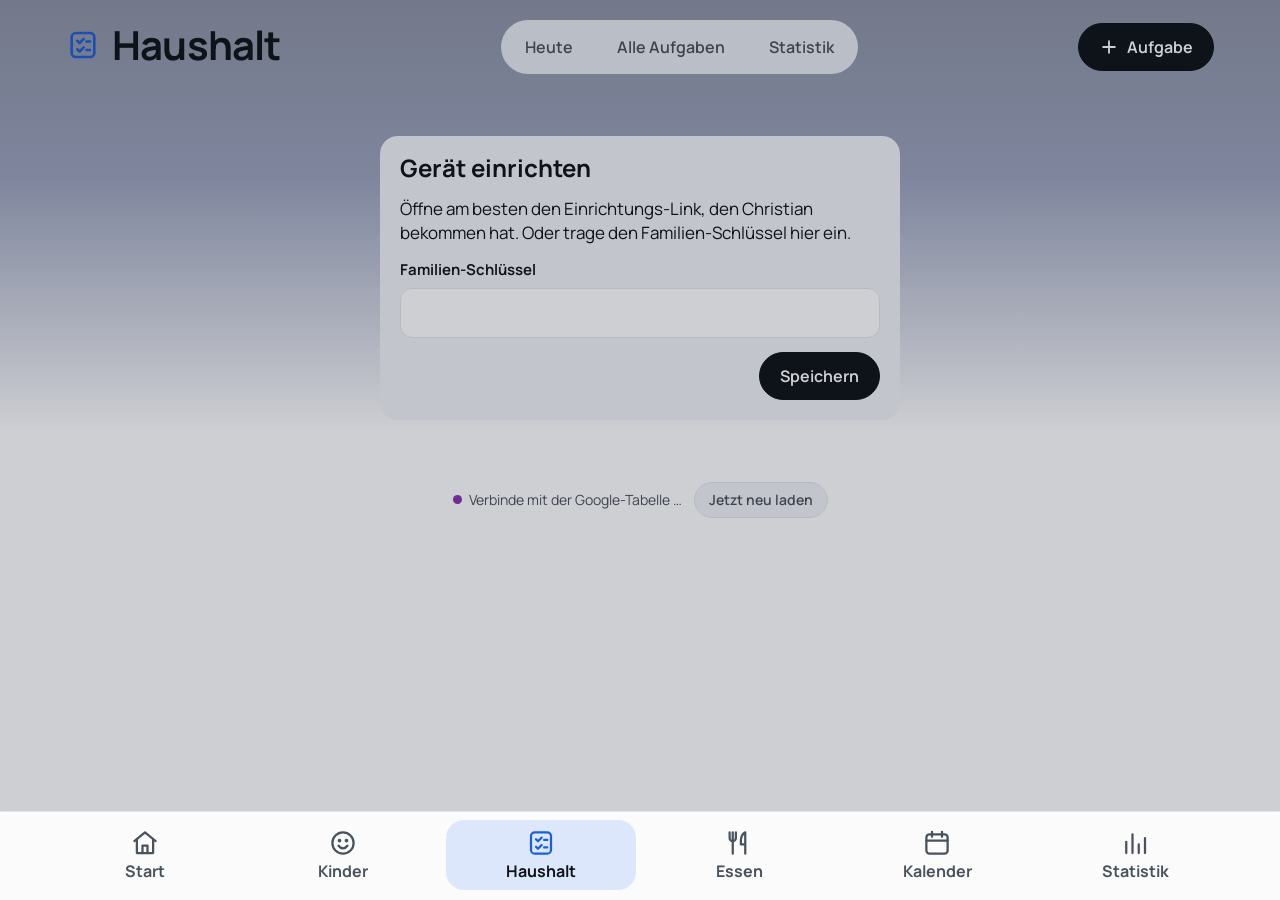
<file: haushalt/index.html>
<!doctype html>
<html lang="de">
<head>
<meta charset="utf-8">
<meta name="viewport" content="width=device-width, initial-scale=1, viewport-fit=cover">
<meta name="apple-mobile-web-app-capable" content="yes">
<meta name="mobile-web-app-capable" content="yes">
<meta name="apple-mobile-web-app-status-bar-style" content="default">
<meta name="apple-mobile-web-app-title" content="Familie">
<title>Haushalt · Familienzentrale</title>
<style>:root{box-sizing:border-box;padding-top:env(safe-area-inset-top,0px);padding-bottom:env(safe-area-inset-bottom,0px)}html{scroll-padding-top:env(safe-area-inset-top,0px)}body{margin:0;padding:0}img{max-width:100%}[hidden]{display:none!important}*{-webkit-touch-callout:none}</style>
<style>
:root {
  /* Layout: Kopfzeile mit Reitern · Heute = Leiste „Für alle“ über zwei Personenspalten (Christian | Lisa) · Statistik = Kennzahlen, Diagramme, Aufgabentabelle */
  --bg: #F3F4F1;
  --surface: #FFFFFF;
  --surface-2: #ECEEEA;
  --line: #DEE1DB;
  --fg: #1B1F1C;
  --muted: #5F6761;
  --ink: #1B1F1C;
  --on-ink: #FFFFFF;
  --scrim: rgba(20, 24, 21, .42);
  --chris: #2C5FC4;
  --chris-soft: #E4ECFA;
  --lisa: #1D8155;
  --lisa-soft: #DDF0E5;
  --shared: #6E6656;
  --shared-soft: #EFECE5;
  --due: #8A5F1C;
  --font: -apple-system, BlinkMacSystemFont, "SF Pro Text", system-ui, "Segoe UI", Roboto, "Helvetica Neue", Arial, sans-serif;
  --font-display: -apple-system, BlinkMacSystemFont, "SF Pro Rounded", "SF Pro Display", system-ui, "Segoe UI", Roboto, "Helvetica Neue", Arial, sans-serif;
  --a-morgen: #C8662A;  --s-morgen: #FBE8D9;
  --a-tag: #2A6FB0;     --s-tag: #E0ECF8;
  --a-leise: #6D669C;   --s-leise: #E6E3F2;
  --a-abend: #C98B3E;   --s-abend: #F6E9D6;
  --accent: var(--a-tag);
  --soft: var(--s-tag);
  --r: 26px;
}
@media (prefers-color-scheme: dark) {
  :root:not([data-theme="light"]) {
    --bg: #121513; --surface: #1B1F1C; --surface-2: #252A26; --line: #323833; --a-morgen: #F0A06A; --s-morgen: #3A2717; --a-tag: #86B4E8; --s-tag: #1B2A3B; --a-leise: #ABA4D8; --s-leise: #26233A; --a-abend: #E2B06C; --s-abend: #33271A;
    --fg: #E7EBE6; --muted: #9AA39C; --ink: #E7EBE6; --on-ink: #141715; --scrim: rgba(0,0,0,.6);
    --chris: #86A9F0; --chris-soft: #1F2C45; --lisa: #63C897; --lisa-soft: #17352A;
    --shared: #C8BEA9; --shared-soft: #2C2922; --due: #E0B067;
    color-scheme: dark;
  }
}
:root[data-theme="dark"] {
  --bg: #121513; --surface: #1B1F1C; --surface-2: #252A26; --line: #323833; --a-morgen: #F0A06A; --s-morgen: #3A2717; --a-tag: #86B4E8; --s-tag: #1B2A3B; --a-leise: #ABA4D8; --s-leise: #26233A; --a-abend: #E2B06C; --s-abend: #33271A;
  --fg: #E7EBE6; --muted: #9AA39C; --ink: #E7EBE6; --on-ink: #141715; --scrim: rgba(0,0,0,.6);
  --chris: #86A9F0; --chris-soft: #1F2C45; --lisa: #63C897; --lisa-soft: #17352A;
  --shared: #C8BEA9; --shared-soft: #2C2922; --due: #E0B067;
  color-scheme: dark;
}

/* Phase bestimmt die Akzentfarbe (wie Start- und Kinderseite) */
:root[data-phase="morgen"] { --accent: var(--a-morgen); --soft: var(--s-morgen); }
:root[data-phase="tag"] { --accent: var(--a-tag); --soft: var(--s-tag); }
:root[data-phase="leisezeit"] { --accent: var(--a-leise); --soft: var(--s-leise); }
:root[data-phase="abend"], :root[data-phase="nacht"] { --accent: var(--a-abend); --soft: var(--s-abend); }

/* Leisezeit: ruhig, weich, leicht gedimmt */
:root[data-mode="leise"] {
  --bg: #E7E6EC; --surface: #F1F0F5; --surface-2: #DFDDE8; --line: #D6D4DF; --fg: #34323F; --muted: #6C6A7A; --ink: #34323F; --on-ink: #F1F0F5;
  --accent: #6D669C; --soft: #E0DDEC; --shared-soft: #E4E1E6; --food-soft: #ECE3DA;
}
@media (prefers-color-scheme: dark) {
  :root:not([data-theme="light"])[data-mode="leise"] {
    --bg: #141319; --surface: #1C1B23; --surface-2: #272530; --line: #2C2A36; --fg: #C9C5D6; --muted: #8A8699; --ink: #C9C5D6; --on-ink: #141319;
    --accent: #9E97C9; --soft: #25233A; --shared-soft: #2A2730; --food-soft: #332A22;
  }
}
:root[data-theme="dark"][data-mode="leise"] {
  --bg: #141319; --surface: #1C1B23; --surface-2: #272530; --line: #2C2A36; --fg: #C9C5D6; --muted: #8A8699; --ink: #C9C5D6; --on-ink: #141319;
  --accent: #9E97C9; --soft: #25233A; --shared-soft: #2A2730; --food-soft: #332A22;
}
/* Abend und Nacht: warm, stark abgedunkelt (gleich in beiden Themes) */
:root[data-mode="abend"] {
  --bg: #17120D; --surface: #211A13; --surface-2: #2C2319; --line: #33281D; --fg: #E6D5BF; --muted: #A28D74; --ink: #E6D5BF; --on-ink: #17120D;
  --scrim: rgba(0, 0, 0, .62);
  --accent: #D9A15A; --soft: #2E2318;
  --chris: #8FA9C9; --chris-soft: #232B35; --lisa: #8DB89A; --lisa-soft: #222E25;
  --ruby: #D69AB3; --ruby-soft: #36232B; --shared: #B5A48D; --shared-soft: #2C251C;
  --food: #D9A15A; --food-soft: #33271A; --due: #E2A06C;
  color-scheme: dark;
}

* { box-sizing: border-box; }
body { background: var(--bg); color: var(--fg); font: 17px/1.42 var(--font); -webkit-font-smoothing: antialiased; -webkit-tap-highlight-color: transparent; overscroll-behavior: none; transition: background-color .6s ease, color .6s ease; }
button, input, select { font: inherit; color: inherit; }
button { cursor: pointer; }
:focus-visible { outline: 3px solid var(--accent); outline-offset: 2px; border-radius: 10px; }
h1, h2, h3 { margin: 0; text-wrap: balance; }
p { margin: 0; }
.num { font-variant-numeric: tabular-nums; }

.chris { --pc: var(--chris); --pc-soft: var(--chris-soft); }
.lisa { --pc: var(--lisa); --pc-soft: var(--lisa-soft); }
.offen { --pc: var(--shared); --pc-soft: var(--shared-soft); }

.app {
  max-width: 1180px; margin: 0 auto;
  padding-left: max(16px, env(safe-area-inset-left, 0px));
  padding-right: max(16px, env(safe-area-inset-right, 0px));
  padding-block: 20px 40px;
  display: grid; gap: 22px;
}

/* Kopfzeile */
.top { display: grid; grid-template-columns: auto 1fr auto; align-items: center; gap: 12px 20px; }
.title h1 { font: 700 40px/1.05 var(--font-display); letter-spacing: -.02em; display: flex; align-items: center; gap: 12px; }
.title h1 svg { width: 34px; height: 34px; flex: none; fill: none; stroke: var(--accent); stroke-width: 1.8; stroke-linecap: round; stroke-linejoin: round; }
.title p { color: var(--muted); font-size: 16px; margin-top: 4px; }
.tabs { justify-self: center; display: flex; gap: 4px; background: var(--surface-2); padding: 4px; border-radius: 999px; }
.tabs button { border: 0; background: transparent; padding: 10px 20px; min-height: 46px; border-radius: 999px; font-weight: 600; font-size: 16px; color: var(--muted); }
.tabs button[aria-selected="true"] { background: var(--surface); color: var(--fg); box-shadow: 0 1px 2px rgba(0,0,0,.08); }
.btn { border: 1px solid var(--line); background: var(--surface); min-height: 48px; padding: 0 20px; border-radius: 999px; font-weight: 650; font-size: 16px; display: inline-flex; align-items: center; justify-content: center; gap: 8px; }
.btn.primary { background: var(--ink); color: var(--on-ink); border-color: var(--ink); }
.btn.ghost { background: transparent; border-color: transparent; color: var(--muted); }
.top .btn { white-space: nowrap; }
.btn svg { width: 20px; height: 20px; }
.newbtn .lbl-short { display: none; }
@media (max-width: 700px) {
  .top { grid-template-columns: minmax(0, 1fr) auto; gap: 10px 12px; }
  .title { display: contents; }
  .title h1 { grid-column: 1; grid-row: 1; }
  .title p { grid-column: 1 / -1; grid-row: 2; margin-top: -4px; }
  .top > .btn, #topaction { grid-column: 2; grid-row: 1; }
  .tabs { grid-column: 1 / -1; grid-row: 3; justify-self: stretch; }
  .tabs button { flex: 1; padding: 10px 6px; font-size: 15px; white-space: nowrap; }
  .title h1 { min-width: 0; }
  .title h1 { font-size: 30px; gap: 10px; }
  .title h1 svg { width: 28px; height: 28px; }
  .title p { font-size: 15px; }
}

@media (max-width: 400px) { .title h1 svg { display: none; } .top .btn { padding: 0 14px; font-size: 15px; } }

.eyebrow { font-size: 14px; font-weight: 700; letter-spacing: .08em; text-transform: uppercase; color: var(--muted); }
.panel { background: var(--surface); border-radius: var(--r); box-shadow: 0 1px 0 var(--line); padding: 18px 20px 20px; }

/* Heute */
.shared { display: grid; gap: 6px; }
.shared-head { display: flex; flex-wrap: wrap; align-items: baseline; gap: 6px 12px; }
.shared-head p { color: var(--muted); font-size: 14.5px; }
.shared-list { display: grid; grid-template-columns: repeat(auto-fill, minmax(320px, 1fr)); column-gap: 28px; }
.cols { display: grid; grid-template-columns: 1fr 1fr; gap: 20px; align-items: start; }
@media (max-width: 760px) { .cols { grid-template-columns: 1fr; } .shared-list { grid-template-columns: 1fr; } }
.colhead { display: flex; align-items: center; gap: 10px; padding-bottom: 8px; border-bottom: 1px solid var(--line); }
.colhead h2 { font: 700 21px/1.2 var(--font-display); color: var(--pc); }
.dot { width: 12px; height: 12px; border-radius: 50%; background: var(--pc); flex: none; }
.colhead .colstat { margin-left: auto; color: var(--muted); font-size: 14.5px; }
.colhead .colstat b { color: var(--fg); font-weight: 650; }

.task { display: grid; grid-template-columns: 52px minmax(0, 1fr) auto 44px; align-items: center; gap: 14px; padding: 12px 0; border-bottom: 1px solid var(--line); }
.list > .task:last-child, .shared-list > .task { border-bottom-color: var(--line); }
.list > .task:last-child { border-bottom: 0; }
.check { width: 52px; height: 52px; border-radius: 50%; border: 2.5px solid var(--pc); background: transparent; color: var(--pc); display: grid; place-items: center; padding: 0; transition: background .15s, transform .1s; }
.check svg { width: 26px; height: 26px; opacity: .22; transition: opacity .15s; }
.check:hover, .check:focus-visible { background: var(--pc-soft); }
.check:hover svg, .check:focus-visible svg { opacity: 1; }
.check:active { transform: scale(.93); background: var(--pc); color: var(--surface); }
.check:active svg { opacity: 1; }
.ttitle { font-weight: 620; font-size: 18px; line-height: 1.25; overflow-wrap: break-word; -webkit-hyphens: auto; hyphens: auto; }
.tmeta { color: var(--muted); font-size: 14.5px; display: flex; flex-wrap: wrap; gap: 2px 10px; margin-top: 2px; }
.tmeta .due { color: var(--due); font-weight: 600; }
.pts { font-size: 14px; font-weight: 650; color: var(--pc); background: var(--pc-soft); border-radius: 999px; padding: 4px 10px; white-space: nowrap; font-variant-numeric: tabular-nums; }
.more { width: 44px; height: 44px; border: 0; background: transparent; border-radius: 12px; color: var(--muted); display: grid; place-items: center; padding: 0; }
.more:hover { background: var(--surface-2); }
.more svg { width: 22px; height: 22px; }
/* Handy: Punkte unter den Titel, damit der Titel die ganze Breite hat */
@media (max-width: 520px) {
  .task { grid-template-columns: 48px minmax(0, 1fr) 40px; gap: 4px 12px; }
  .task .check { width: 48px; height: 48px; grid-row: 1 / span 2; }
  .task .more { width: 40px; grid-column: 3; grid-row: 1 / span 2; }
  .task .pts { grid-column: 2; grid-row: 2; justify-self: start; }
}
.empty { color: var(--muted); padding: 18px 0 8px; font-size: 16px; }
.donelist { margin-top: 10px; padding-top: 10px; border-top: 1px dashed var(--line); display: grid; gap: 6px; }
.donelist h3 { font-size: 13px; font-weight: 700; letter-spacing: .06em; text-transform: uppercase; color: var(--muted); }
.done { display: grid; grid-template-columns: 22px minmax(0,1fr) auto auto; gap: 10px; align-items: center; color: var(--muted); font-size: 15px; }
.done svg { width: 18px; height: 18px; color: var(--pc); }
.done .t { overflow-wrap: anywhere; }

.soon h2 { margin-bottom: 6px; }
.srow { display: grid; grid-template-columns: 120px minmax(0, 1fr) auto auto; gap: 12px; align-items: center; padding: 10px 0; border-bottom: 1px solid var(--line); font-size: 16px; }
.srow:last-child { border-bottom: 0; }
.srow .d { color: var(--muted); font-variant-numeric: tabular-nums; }
.who { font-size: 13.5px; font-weight: 650; color: var(--pc); display: inline-flex; align-items: center; gap: 6px; white-space: nowrap; }
.who::before { content: ""; width: 9px; height: 9px; border-radius: 50%; background: var(--pc); }
@media (max-width: 520px) { .srow { grid-template-columns: 1fr auto; } .srow .d { grid-column: 1 / -1; font-size: 14px; } .srow .who { display: none; } }

/* Alle Aufgaben */
.group { display: grid; gap: 4px; }
.group + .group { margin-top: 10px; }
.arow { display: grid; grid-template-columns: minmax(0, 1fr) auto auto 24px; gap: 14px; align-items: center; width: 100%; text-align: left; background: transparent; border: 0; border-bottom: 1px solid var(--line); padding: 12px 4px; min-height: 60px; border-radius: 0; }
.arow:last-child { border-bottom: 0; }
.arow:hover { background: var(--surface-2); }
.arow .next { color: var(--muted); font-size: 14.5px; white-space: nowrap; }
.arow > svg { width: 18px; height: 18px; color: var(--muted); }
@media (max-width: 520px) { .arow { grid-template-columns: minmax(0,1fr) auto 18px; } .arow .next { display: none; } }

/* Statistik */
.statbar { display: flex; flex-wrap: wrap; gap: 12px; align-items: center; justify-content: space-between; }
.seg { display: inline-flex; flex-wrap: wrap; gap: 4px; background: var(--surface-2); padding: 4px; border-radius: 999px; }
.seg button { border: 0; background: transparent; min-height: 40px; padding: 0 16px; border-radius: 999px; font-weight: 600; font-size: 15.5px; color: var(--muted); }
.seg button[aria-pressed="true"] { background: var(--surface); color: var(--fg); box-shadow: 0 1px 2px rgba(0,0,0,.08); }
.weeknav { display: flex; align-items: center; gap: 6px; font-weight: 600; }
.weeknav button { width: 44px; height: 44px; border-radius: 14px; border: 1px solid var(--line); background: var(--surface); display: grid; place-items: center; padding: 0; }
.weeknav button:disabled { opacity: .35; cursor: default; }
.weeknav svg { width: 20px; height: 20px; }
.weeknav span { min-width: 190px; text-align: center; font-variant-numeric: tabular-nums; }
.note { display: flex; flex-wrap: wrap; gap: 10px 16px; align-items: center; justify-content: space-between; background: var(--shared-soft); color: var(--fg); border-radius: 18px; padding: 12px 18px; font-size: 15px; }
.note .btn { min-height: 40px; font-size: 15px; }

.kpis { display: grid; grid-template-columns: repeat(3, 1fr); gap: 16px; }
@media (max-width: 760px) { .kpis { grid-template-columns: 1fr 1fr; } .kpis .kpi.total { grid-column: 1 / -1; } }
.kpi { background: var(--surface); border-radius: var(--r); box-shadow: 0 1px 0 var(--line); padding: 16px 20px; display: grid; gap: 2px; }
.kpi .k { display: flex; align-items: center; gap: 8px; font-weight: 650; color: var(--pc, var(--fg)); font-size: 15.5px; }
.kpi .v { font: 700 40px/1.1 var(--font-display); font-variant-numeric: tabular-nums; letter-spacing: -.02em; }
.kpi .v small { font-size: 16px; font-weight: 600; color: var(--muted); letter-spacing: 0; margin-left: 4px; }
.kpi .s { color: var(--muted); font-size: 14.5px; font-variant-numeric: tabular-nums; }

.charts { display: grid; grid-template-columns: minmax(0, 1fr) minmax(0, 2fr); gap: 16px; }
@media (max-width: 860px) { .charts { grid-template-columns: 1fr; } }
.chead { display: flex; flex-wrap: wrap; gap: 6px 14px; align-items: baseline; justify-content: space-between; margin-bottom: 14px; }
.chead h2 { font-size: 17px; font-weight: 700; }
.legend { display: flex; gap: 14px; font-size: 14px; color: var(--muted); }
.legend span { display: inline-flex; align-items: center; gap: 6px; }
.legend i { width: 10px; height: 10px; border-radius: 3px; background: var(--pc); }

.donutwrap { display: flex; flex-wrap: wrap; align-items: center; gap: 18px 24px; }
.donut { width: 160px; height: 160px; flex: none; }
.donut circle { fill: none; }
.donut .track { stroke: var(--surface-2); }
.donut .c { stroke: var(--chris); }
.donut .l { stroke: var(--lisa); }
.donut text { fill: var(--fg); font-family: var(--font-display); }
.donut .dv { font-size: 30px; font-weight: 700; }
.donut .dl { font-size: 12.5px; fill: var(--muted); }
.shares { display: grid; gap: 10px; min-width: 0; }
.share { display: grid; gap: 1px; }
.share .n { display: flex; align-items: center; gap: 8px; font-weight: 650; color: var(--pc); font-size: 15px; }
.share .p { font: 700 26px/1.1 var(--font-display); font-variant-numeric: tabular-nums; }
.share .p small { font-size: 14px; color: var(--muted); font-weight: 600; margin-left: 4px; }

.bars { display: grid; grid-template-columns: 34px minmax(0, 1fr); grid-template-rows: 200px auto; column-gap: 8px; }
.yaxis { position: relative; font-size: 12.5px; color: var(--muted); font-variant-numeric: tabular-nums; }
.yaxis span { position: absolute; right: 0; transform: translateY(50%); }
.plot { position: relative; border-bottom: 1px solid var(--line); }
.gl { position: absolute; left: 0; right: 0; border-top: 1px dashed var(--line); }
.bcols { position: absolute; inset: 0; display: flex; gap: 8px; align-items: stretch; }
.bcol { flex: 1; min-width: 0; display: flex; flex-direction: column; justify-content: flex-end; align-items: center; }
.bval { font-size: 13px; font-weight: 650; font-variant-numeric: tabular-nums; margin-bottom: 4px; }
.stack { width: min(46px, 72%); display: flex; flex-direction: column; gap: 2px; }
.stack .sg { border-radius: 5px; min-height: 0; }
.stack .sg.c { background: var(--chris); }
.stack .sg.l { background: var(--lisa); }
.xl { grid-column: 2; display: flex; gap: 8px; margin-top: 6px; }
.xl span { flex: 1; min-width: 0; text-align: center; font-size: 12.5px; color: var(--muted); line-height: 1.25; }
.xl span b { display: block; color: var(--fg); font-size: 13.5px; font-weight: 650; }
.xl span.today b { color: var(--fg); text-decoration: underline; text-underline-offset: 3px; }

.bd { display: grid; }
.bdrow { display: grid; grid-template-columns: minmax(0, 1.3fr) 92px 92px minmax(120px, 1fr); gap: 14px; align-items: center; padding: 11px 0; border-bottom: 1px solid var(--line); font-size: 16px; }
.bdrow:last-child { border-bottom: 0; }
.bdrow.h { font-size: 13px; font-weight: 700; letter-spacing: .05em; text-transform: uppercase; color: var(--muted); padding-top: 0; }
.bdrow .c1 { overflow-wrap: anywhere; font-weight: 600; }
.bdrow .c1 small { display: block; color: var(--muted); font-weight: 500; font-size: 13.5px; }
.bdrow .cn { font-variant-numeric: tabular-nums; }
.bdrow .cn.chris { color: var(--chris); font-weight: 650; }
.bdrow .cn.lisa { color: var(--lisa); font-weight: 650; }
.split { display: flex; height: 12px; border-radius: 6px; overflow: hidden; background: var(--surface-2); gap: 2px; }
.split i { display: block; height: 100%; }
.split i.c { background: var(--chris); }
.split i.l { background: var(--lisa); }
@media (max-width: 560px) {
  .bdrow { grid-template-columns: minmax(0, 1fr) 56px 56px; row-gap: 8px; }
  .bdrow .split { grid-column: 1 / -1; }
  .bdrow.h span:last-child { display: none; }
}
.recent .rrow { display: grid; grid-template-columns: 130px minmax(0, 1fr) auto auto; gap: 12px; align-items: center; padding: 9px 0; border-bottom: 1px solid var(--line); font-size: 15.5px; }
.recent .rrow:last-child { border-bottom: 0; }
.recent .rrow .d { color: var(--muted); font-variant-numeric: tabular-nums; }
@media (max-width: 520px) { .recent .rrow { grid-template-columns: minmax(0,1fr) auto; } .recent .rrow .d { grid-column: 1 / -1; font-size: 13.5px; } .recent .rrow .who { display: none; } }

.foot { color: var(--muted); font-size: 13.5px; text-align: center; }

/* Sheet */
.overlay { position: fixed; inset: 0; background: var(--scrim); display: grid; place-items: center; z-index: 50; padding: 20px max(16px, env(safe-area-inset-right, 0px)) 20px max(16px, env(safe-area-inset-left, 0px)); }
.sheet { background: var(--surface); width: min(580px, 100%); max-height: calc(100% - 20px); overflow-y: auto; border-radius: 26px; padding: 24px; display: grid; gap: 18px; box-shadow: 0 20px 50px rgba(0,0,0,.25); }
.sheet h2 { font: 700 22px/1.2 var(--font-display); }
.sheet .sub { color: var(--muted); margin-top: -10px; }
@media (max-width: 600px) {
  .overlay { place-items: end stretch; padding: 0; }
  .sheet { width: 100%; border-radius: 26px 26px 0 0; padding: 22px max(18px, env(safe-area-inset-right, 0px)) calc(22px + env(safe-area-inset-bottom, 0px)) max(18px, env(safe-area-inset-left, 0px)); max-height: 92%; }
}
.field { display: grid; gap: 8px; }
.field > label, .field .lbl { font-weight: 650; font-size: 15px; }
.field input[type="text"], .field input:not([type]), .field input[type="date"], .field input[type="number"] { min-height: 50px; border: 1px solid var(--line); border-radius: 12px; padding: 0 14px; background: var(--bg); width: 100%; font-size: 17px; }
.hint { color: var(--muted); font-size: 14px; }
.chips { display: flex; flex-wrap: wrap; gap: 8px; }
.chips button { border: 1px solid var(--line); background: var(--bg); min-height: 44px; padding: 0 16px; border-radius: 999px; font-weight: 600; font-size: 15.5px; color: var(--fg); }
.chips button[aria-pressed="true"] { background: var(--ink); color: var(--on-ink); border-color: var(--ink); }
.chips.days button { min-width: 50px; padding: 0 10px; }
.chips.who button[aria-pressed="true"].chris { background: var(--chris); border-color: var(--chris); color: var(--surface); }
.chips.who button[aria-pressed="true"].lisa { background: var(--lisa); border-color: var(--lisa); color: var(--surface); }
.chips.who button[aria-pressed="true"].offen { background: var(--shared); border-color: var(--shared); color: var(--surface); }
.inline { display: flex; align-items: center; gap: 10px; flex-wrap: wrap; }
.inline input { width: 90px !important; text-align: center; }
.stepper { display: flex; align-items: center; gap: 8px; }
.stepper input { width: 90px !important; text-align: center; font-weight: 700; font-variant-numeric: tabular-nums; }
.stepper button { width: 50px; height: 50px; border-radius: 12px; border: 1px solid var(--line); background: var(--surface-2); font-size: 22px; font-weight: 600; padding: 0; }
.checkline { display: flex; gap: 10px; align-items: center; font-size: 16px; min-height: 44px; }
.checkline input { width: 22px; height: 22px; }
.actions { display: flex; flex-wrap: wrap; gap: 10px; justify-content: flex-end; }
.actions .left { margin-right: auto; }
.err { color: var(--due); font-weight: 600; font-size: 15px; }
.confirm { display: grid; gap: 10px; background: var(--surface-2); padding: 14px; border-radius: 18px; }
.menu { display: grid; gap: 8px; }
.menu button { justify-content: flex-start; min-height: 56px; font-size: 17px; }
.pick { display: grid; grid-template-columns: 1fr 1fr; gap: 12px; }
.pick button { min-height: 96px; border-radius: 18px; border: 2px solid var(--pc); background: var(--pc-soft); color: var(--pc); font: 700 21px/1.2 var(--font-display); display: grid; place-items: center; gap: 4px; }
.pick button small { font: 600 14px var(--font); color: var(--muted); }
.cancel { justify-self: center; }

/* Toast */
.toast { position: fixed; left: 50%; transform: translateX(-50%); bottom: calc(108px + env(safe-area-inset-bottom, 0px)); width: min(640px, calc(100% - 32px)); background: var(--ink); color: var(--on-ink); border-radius: 20px; padding: 10px 10px 10px 18px; display: flex; flex-wrap: wrap; align-items: center; gap: 8px 10px; z-index: 60; box-shadow: 0 12px 30px rgba(0,0,0,.22); font-size: 15.5px; }
.toast span { flex: 1 1 220px; }
/* über der Leiste unten, damit sie bedienbar bleibt */
@media (max-width: 560px) { .toast { bottom: calc(92px + env(safe-area-inset-bottom, 0px)); } }
.toast button { border: 1px solid color-mix(in srgb, var(--on-ink) 35%, transparent); background: transparent; color: var(--on-ink); min-height: 40px; padding: 0 14px; border-radius: 999px; font-weight: 650; font-size: 15px; }

/* Verbindung */
.sync { display: flex; flex-wrap: wrap; gap: 6px 12px; align-items: center; justify-content: center; color: var(--muted); font-size: 14px; text-align: center; }
.sync .st::before { content: ""; display: inline-block; width: 9px; height: 9px; border-radius: 50%; background: var(--lisa); margin-right: 7px; vertical-align: 1px; }
.sync.busy .st::before { background: var(--due); }
.sync.err .st { color: var(--due); font-weight: 600; }
.sync.err .st::before { background: var(--due); }
.sync button { border: 1px solid var(--line); background: var(--surface); min-height: 36px; padding: 0 14px; border-radius: 999px; font-size: 14px; font-weight: 600; }
.setup { max-width: 520px; margin: 40px auto; display: grid; gap: 14px; }
.setup h2 { font: 700 24px/1.2 var(--font-display); }
.setup input { min-height: 50px; border: 1px solid var(--line); border-radius: 12px; padding: 0 14px; background: var(--bg); width: 100%; font-size: 17px; }
.loading { color: var(--muted); padding: 40px 0; text-align: center; }
:root[data-mode="leise"] .panel, :root[data-mode="abend"] .panel, :root[data-mode="leise"] .kpi, :root[data-mode="abend"] .kpi { box-shadow: none; }
@media (prefers-reduced-motion: reduce) { * { transition: none !important; } }
</style>
</head>
<body>
<div class="app">
  <header class="top">
    <div class="title">
      <h1><svg viewBox="0 0 24 24" aria-hidden="true"><rect x="4" y="3.5" width="16" height="17" rx="3"/><path d="m8 9 1.6 1.6L12.5 7.7"/><path d="M14.5 9.5H17"/><path d="m8 15 1.6 1.6 2.9-2.9"/><path d="M14.5 15.5H17"/></svg>Haushalt</h1>
      <p id="date"></p>
    </div>
    <nav class="tabs" role="tablist" aria-label="Bereiche">
      <button role="tab" data-act="view" data-view="heute" id="tab-heute">Heute</button>
      <button role="tab" data-act="view" data-view="aufgaben" id="tab-aufgaben">Alle Aufgaben</button>
      <button role="tab" data-act="view" data-view="statistik" id="tab-statistik">Statistik</button>
    </nav>
    <button class="btn primary newbtn" data-act="new" id="btn-new">
      <svg viewBox="0 0 24 24" fill="none" stroke="currentColor" stroke-width="2.2" stroke-linecap="round"><path d="M12 5v14M5 12h14"/></svg>
      <span>Aufgabe</span>
    </button>
  </header>
  <main id="view" aria-live="polite"></main>
  <div class="sync" id="sync"><span class="st" id="sync-st">Verbinde mit der Google-Tabelle …</span><button type="button" data-act="reload">Jetzt neu laden</button></div>
</div>

<div id="overlay" class="overlay" hidden>
  <div class="sheet" id="sheet" role="dialog" aria-modal="true"></div>
</div>
<div id="toast" class="toast" role="status" hidden></div>
<script src="../core.js?v=20261113i"></script>
<script>
(function () {
  "use strict";

  /* ---------- Grundlagen ---------- */
  const KEY = "familie.haushalt.v1";
  const PEOPLE = { chris: { name: "Christian" }, lisa: { name: "Lisa" } };
  const WD_SHORT = ["So", "Mo", "Di", "Mi", "Do", "Fr", "Sa"];
  const WD_LONG = ["Sonntag", "Montag", "Dienstag", "Mittwoch", "Donnerstag", "Freitag", "Samstag"];
  const WEEK_ORDER = [1, 2, 3, 4, 5, 6, 0];
  const MON = ["Jan.", "Feb.", "März", "Apr.", "Mai", "Juni", "Juli", "Aug.", "Sep.", "Okt.", "Nov.", "Dez."];

  const ICON = {
    check: '<svg viewBox="0 0 24 24" fill="none" stroke="currentColor" stroke-width="2.6" stroke-linecap="round" stroke-linejoin="round"><path d="M5 12.5l4.5 4.5L19 7.5"/></svg>',
    more: '<svg viewBox="0 0 24 24" fill="currentColor"><circle cx="5" cy="12" r="1.9"/><circle cx="12" cy="12" r="1.9"/><circle cx="19" cy="12" r="1.9"/></svg>',
    chevR: '<svg viewBox="0 0 24 24" fill="none" stroke="currentColor" stroke-width="2.2" stroke-linecap="round" stroke-linejoin="round"><path d="M9 5l7 7-7 7"/></svg>',
    chevL: '<svg viewBox="0 0 24 24" fill="none" stroke="currentColor" stroke-width="2.2" stroke-linecap="round" stroke-linejoin="round"><path d="M15 5l-7 7 7 7"/></svg>'
  };

  const $ = (s) => document.querySelector(s);
  const esc = (s) => String(s == null ? "" : s).replace(/[&<>"']/g, (c) => ({ "&": "&amp;", "<": "&lt;", ">": "&gt;", '"': "&quot;", "'": "&#39;" }[c]));
  const pad = (n) => String(n).padStart(2, "0");
  const iso = (d) => d.getFullYear() + "-" + pad(d.getMonth() + 1) + "-" + pad(d.getDate());
  const parse = (s) => { const [y, m, d] = s.split("-").map(Number); return new Date(y, m - 1, d); };
  const todayIso = () => iso(new Date());
  const addDays = (s, n) => { const d = parse(s); d.setDate(d.getDate() + n); return iso(d); };
  const dow = (s) => parse(s).getDay();
  const diffDays = (a, b) => Math.round((parse(b) - parse(a)) / 86400000);
  const mondayOf = (s) => { const w = dow(s); return addDays(s, w === 0 ? -6 : 1 - w); };
  const fmtShort = (s) => { const d = parse(s); return WD_SHORT[d.getDay()] + ", " + d.getDate() + "." + (d.getMonth() + 1) + "."; };
  const relDay = (s) => { const n = diffDays(todayIso(), s); if (n === 0) return "heute"; if (n === 1) return "morgen"; if (n === 2) return "übermorgen"; return fmtShort(s); };
  const pl = (n) => (n === 1 ? "1 Punkt" : fmtNum(n) + " Punkte");
  const fmtNum = (n) => Number(n).toLocaleString("de-DE", { maximumFractionDigits: 1 });
  const other = (p) => (p === "chris" ? "lisa" : "chris");
  const uid = () => "tmp-" + Date.now().toString(36) + Math.random().toString(36).slice(2, 6);
  function isoWeek(s) {
    const d = parse(s); d.setDate(d.getDate() + 3 - ((d.getDay() + 6) % 7));
    const w1 = new Date(d.getFullYear(), 0, 4);
    return 1 + Math.round(((d - w1) / 86400000 - 3 + ((w1.getDay() + 6) % 7)) / 7);
  }
  function fmtRange(a, b) {
    const A = parse(a), B = parse(b);
    if (A.getMonth() === B.getMonth()) return A.getDate() + ".–" + B.getDate() + ". " + MON[B.getMonth()];
    return A.getDate() + ". " + MON[A.getMonth()] + " – " + B.getDate() + ". " + MON[B.getMonth()];
  }

  /* ---------- Rhythmus ---------- */
  function rhythmLabel(t) {
    if (t.typ === "einmalig") return "einmalig";
    const r = t.rhythmus;
    if (r.art === "taeglich") return t.mehrfach ? "täglich, auch mehrmals" : "täglich";
    if (r.art === "wochentage") {
      if (r.tage.length === 1) return "jeden " + WD_LONG[r.tage[0]];
      if (r.tage.length === 7) return "täglich";
      return WEEK_ORDER.filter((d) => r.tage.includes(d)).map((d) => WD_SHORT[d]).join(", ");
    }
    if (r.art === "monatlich") return "monatlich am " + r.tag + ".";
    if (r.art === "intervall") return "alle " + r.n + " Tage nach Erledigung";
    return "";
  }
  // nächste Fälligkeit nach Erledigung oder Aussetzen
  function computeNext(t, today) {
    const r = t.rhythmus;
    const base = t.naechste > today ? t.naechste : today;
    if (r.art === "taeglich") return addDays(base, 1);
    if (r.art === "wochentage") {
      let d = addDays(base, 1);
      for (let i = 0; i < 8; i++) { if (r.tage.includes(dow(d))) return d; d = addDays(d, 1); }
      return addDays(base, 7);
    }
    if (r.art === "monatlich") {
      const b = parse(base); const y = b.getFullYear(), m = b.getMonth() + 1;
      const len = new Date(y, m + 1, 0).getDate();
      return iso(new Date(y, m, Math.min(r.tag, len)));
    }
    if (r.art === "intervall") return addDays(today, Math.max(1, r.n));
    return addDays(today, 1);
  }
  // erste Fälligkeit ab einem Datum (inklusive)
  function firstDue(r, from) {
    if (!r) return from;
    if (r.art === "wochentage") {
      let d = from;
      for (let i = 0; i < 7; i++) { if (r.tage.includes(dow(d))) return d; d = addDays(d, 1); }
    }
    if (r.art === "monatlich") {
      const f = parse(from);
      const len = new Date(f.getFullYear(), f.getMonth() + 1, 0).getDate();
      let c = new Date(f.getFullYear(), f.getMonth(), Math.min(r.tag, len));
      if (iso(c) < from) {
        const len2 = new Date(f.getFullYear(), f.getMonth() + 2, 0).getDate();
        c = new Date(f.getFullYear(), f.getMonth() + 1, Math.min(r.tag, len2));
      }
      return iso(c);
    }
    return from;
  }

  /* ---------- Verbindung zur Google-Tabelle (Apps Script) ---------- */
    const CACHE = "fz.haushalt.cache.v1";
  const WD_CODE = ["so", "mo", "di", "mi", "do", "fr", "sa"];

  const SETUP = { get key() { return FZ.key; }, set key(v) { FZ.setKey(v); }, get geraet() { return FZ.geraet; } };

  function fromSheet(daten) {
    const ja = (v) => String(v || "").trim().toLowerCase() === "ja";
    const num = (v) => Number(String(v || "").replace(",", ".")) || 0;
    const tasks = (daten.Haushalt || []).filter((r) => r.ID).map((r) => {
      const art = String(r["Rhythmus-Art"] || "").trim();
      const typ = r.Typ === "einmalig" || !art ? "einmalig" : "wiederkehrend";
      let rhythmus = null;
      if (typ === "wiederkehrend") {
        if (art === "wochentage") rhythmus = { art, tage: String(r.Wochentage || "").split(",").map((x) => WD_CODE.indexOf(x.trim().toLowerCase())).filter((n) => n >= 0) };
        else if (art === "monatlich") rhythmus = { art, tag: parseInt(r["Tag im Monat"], 10) || 1 };
        else if (art === "intervall") rhythmus = { art, n: parseInt(r["Intervall in Tagen"], 10) || 7 };
        else rhythmus = { art: "taeglich" };
      }
      const z = r["Zuständig"];
      return {
        id: r.ID, titel: r.Titel || "(ohne Titel)", zustaendig: z === "chris" || z === "lisa" ? z : "offen", typ, rhythmus,
        naechste: /^\d{4}-\d{2}-\d{2}$/.test(r["Nächste Fälligkeit"] || "") ? r["Nächste Fälligkeit"] : todayIso(),
        punkte: num(r.Punkte), aktiv: ja(r.Aktiv), max: FZ.maxProTag(r), mehrfach: FZ.maxProTag(r) > 1
      };
    });
    const log = (daten.Erledigt || []).filter((r) => r.ID && r.Zeitpunkt && (r["Erledigt von"] === "chris" || r["Erledigt von"] === "lisa")).map((r) => ({
      id: r.ID, aufgabeId: r["Aufgaben-ID"], titel: r.Titel, von: r["Erledigt von"], zeit: String(r.Zeitpunkt).slice(0, 16), punkte: num(r.Punkte), art: r.Art || "erledigt"
    }));
    return { tasks, log };
  }
  function rowOf(t) {
    const r = t.rhythmus || {};
    return {
      "Titel": t.titel, "Zuständig": t.zustaendig, "Typ": t.typ, "Rhythmus-Art": t.typ === "einmalig" ? "" : r.art,
      "Wochentage": r.art === "wochentage" ? WEEK_ORDER.filter((d) => r.tage.includes(d)).map((d) => WD_CODE[d]).join(",") : "",
      "Tag im Monat": r.art === "monatlich" ? String(r.tag) : "", "Intervall in Tagen": r.art === "intervall" ? String(r.n) : "",
      "Nächste Fälligkeit": t.naechste, "Punkte": String(t.punkte), "Max pro Tag": String(t.max || 1), "Mehrfach": t.mehrfach ? "ja" : "nein", "Aktiv": t.aktiv ? "ja" : "nein"
    };
  }
  function stamp(zeit) {
    const d = new Date(+zeit.slice(0, 4), +zeit.slice(5, 7) - 1, +zeit.slice(8, 10), +zeit.slice(11, 13), +zeit.slice(14, 16));
    const off = -d.getTimezoneOffset(), a = Math.abs(off);
    return zeit.slice(0, 16) + ":00" + (off >= 0 ? "+" : "-") + pad(Math.floor(a / 60)) + ":" + pad(a % 60);
  }
  const idMap = {};
  const real = (id) => idMap[id] || id;
  function adoptId(tmp, realId) {
    if (!realId || tmp === realId) return;
    idMap[tmp] = realId;
    S.tasks.forEach((t) => { if (t.id === tmp) t.id = realId; });
    S.log.forEach((e) => { if (e.id === tmp) e.id = realId; if (e.aufgabeId === tmp) e.aufgabeId = realId; });
    save();
  }
  const opTask = (t) => ({ art: "setzen", reiter: "Haushalt", wo: { ID: real(t.id) }, werte: rowOf(t) });
  const opEntry = (e) => ({ art: "anfuegen", reiter: "Erledigt", werte: { "Aufgaben-ID": real(e.aufgabeId), "Titel": e.titel, "Erledigt von": e.von, "Zeitpunkt": stamp(e.zeit), "Punkte": String(e.punkte), "Art": e.art } });
  const opDelEntry = (e) => ({ art: "loeschen", reiter: "Erledigt", wo: { ID: real(e.id) } });

  const apiGet = () => FZ.fetchAll();
  const apiPost = (aktionen) => FZ.post(aktionen);

  let loaded = false, pending = 0, lastSync = null, syncErr = "", reloadMin = 3, queue = Promise.resolve(), idleTimer = null;
  const hhmm = (d) => pad(d.getHours()) + ":" + pad(d.getMinutes());
  function setSync() {
    const box = $("#sync"), st = $("#sync-st"); if (!box) return;
    box.classList.toggle("busy", pending > 0);
    box.classList.toggle("err", !!syncErr && !pending);
    if (pending) st.textContent = "Speichert in der Google-Tabelle …";
    else if (syncErr) st.textContent = "Keine Verbindung: " + syncErr + (lastSync ? " · Stand von " + hhmm(lastSync) : "");
    else if (lastSync) st.textContent = "Mit der Google-Tabelle verbunden · Stand " + hhmm(lastSync);
    else st.textContent = "Verbinde mit der Google-Tabelle …";
  }
  // Änderungen der Reihe nach in die Tabelle schreiben
  function send(build, after) {
    pending++; setSync();
    queue = queue.then(() => apiPost(build())).then((j) => {
      if (after) after(j);
      lastSync = new Date(); syncErr = "";
    }).catch((err) => {
      syncErr = err.message || "Fehler beim Speichern";
      toast("Nicht gespeichert: " + syncErr + ". Der Stand wird aus der Tabelle neu geladen.");
      setTimeout(() => refresh(true), 1500);
    }).finally(() => {
      pending--; setSync();
      if (!pending) { clearTimeout(idleTimer); idleTimer = setTimeout(() => refresh(false), 20000); }
    });
  }
  function isIdle() { return !pending && $("#overlay").hidden && $("#toast").hidden; }
  async function refresh(force) {
    if (!SETUP.key) return;
    if (!force && !isIdle()) { clearTimeout(idleTimer); idleTimer = setTimeout(() => refresh(false), 15000); return; }
    try {
      const j = await apiGet();
      // Während des Ladens wurde etwas abgehakt oder gespeichert: Antwort ist evtl. älter, gleich neu holen
      if (pending || j.veraltet) { clearTimeout(idleTimer); idleTimer = setTimeout(() => refresh(false), pending ? 15000 : 3000); return; }
      S = fromSheet(j.daten);
      (j.daten.Einstellungen || []).forEach((r) => { if (r["Schlüssel"] === "neu_laden_minuten") reloadMin = Math.max(1, parseInt(r.Wert, 10) || 3); });
      loaded = true; lastSync = new Date(); syncErr = "";
      save();
      if ($("#overlay").hidden) render();
    } catch (err) {
      syncErr = err.message || "Tabelle nicht erreichbar";
    }
    setSync();
  }

  function load() {
    try {
      const raw = localStorage.getItem(CACHE);
      if (raw) { const d = JSON.parse(raw); if (d && Array.isArray(d.tasks) && Array.isArray(d.log)) { loaded = true; return d; } }
    } catch (e) { /* kein Speicher verfügbar */ }
    return { tasks: [], log: [] };
  }
  function save() { try { localStorage.setItem(CACHE, JSON.stringify(S)); } catch (e) { /* ignorieren */ } }

  let S = load();
  const ui = { view: "heute", statMode: "woche", weekOffset: 0 };

  /* ---------- Ansicht Heute ---------- */
  function weekSum(p) {
    const from = mondayOf(todayIso()), to = addDays(from, 6);
    return S.log.filter((e) => e.art === "erledigt" && e.von === p && e.zeit.slice(0, 10) >= from && e.zeit.slice(0, 10) <= to).reduce((a, e) => a + e.punkte, 0);
  }
  function taskRow(t) {
    const today = todayIso();
    const meta = [];
    if (t.mehrfach) {
      const tl = S.log.filter((e) => e.art === "erledigt" && e.aufgabeId === t.id && e.zeit.slice(0, 10) === today);
      const mx = t.max || 3;
      meta.push(FZ.punkteHtml(tl.slice().sort((a, b) => (a.zeit < b.zeit ? -1 : 1)).map((e) => e.von), mx));
      if (!tl.length) meta.push("<span>heute noch nicht</span>");
      else {
        const c = tl.filter((e) => e.von === "chris").length, l = tl.length - c;
        const parts = []; if (c) parts.push("Christian " + c + "×"); if (l) parts.push("Lisa " + l + "×");
        meta.push("<span>heute " + tl.length + "×: " + parts.join(", ") + "</span>");
      }
    } else {
      meta.push("<span>" + esc(rhythmLabel(t)) + "</span>");
      if (t.naechste < today) {
        const n = diffDays(t.naechste, today);
        meta.push('<span class="due">' + (n === 1 ? "seit gestern fällig" : "seit " + n + " Tagen fällig") + "</span>");
      }
    }
    const who = t.zustaendig;
    return '<div class="task ' + who + '">' +
      '<button class="check" data-act="check" data-id="' + t.id + '" aria-label="' + esc(t.titel) + ' als erledigt eintragen">' + ICON.check + "</button>" +
      '<div><div class="ttitle">' + esc(t.titel) + '</div><div class="tmeta">' + meta.join("") + "</div></div>" +
      '<span class="pts">' + pl(t.punkte) + "</span>" +
      '<button class="more" data-act="menu" data-id="' + t.id + '" aria-label="Weitere Optionen für ' + esc(t.titel) + '">' + ICON.more + "</button>" +
      "</div>";
  }
  function renderHeute() {
    const t = todayIso();
    // Tagesmaximum: wiederholbare Aufgaben verschwinden, sobald sie heute oft genug erledigt sind
    const heuteN = (x) => S.log.filter((e) => e.art === "erledigt" && e.aufgabeId === x.id && e.zeit.slice(0, 10) === t).length;
    const due = S.tasks.filter((x) => x.aktiv && x.naechste <= t && !(x.mehrfach && heuteN(x) >= (x.max || 3)));
    const sortDue = (a, b) => (a.naechste < b.naechste ? -1 : a.naechste > b.naechste ? 1 : a.titel.localeCompare(b.titel, "de"));
    const shared = due.filter((x) => x.zustaendig === "offen").sort(sortDue);
    const todayLog = S.log.filter((e) => e.art === "erledigt" && e.zeit.slice(0, 10) === t);
    let h = "";
    if (shared.length) {
      h += '<section class="panel shared"><div class="shared-head"><h2 class="eyebrow">Für alle</h2><p>Wer es macht, trägt sich ein und bekommt die Punkte.</p></div>' +
        '<div class="shared-list">' + shared.map(taskRow).join("") + "</div></section>";
    }
    h += '<div class="cols">';
    for (const p of ["chris", "lisa"]) {
      const mine = due.filter((x) => x.zustaendig === p).sort(sortDue);
      const doneMine = todayLog.filter((e) => e.von === p).sort((a, b) => (a.zeit < b.zeit ? 1 : -1));
      h += '<section class="panel col ' + p + '"><header class="colhead"><span class="dot"></span><h2>' + PEOPLE[p].name + "</h2>" +
        '<span class="colstat">Diese Woche <b class="num">' + pl(weekSum(p)) + "</b></span></header>" +
        '<div class="list">' + (mine.length ? mine.map(taskRow).join("") : '<p class="empty">Für heute ist alles erledigt.</p>') + "</div>";
      if (doneMine.length) {
        h += '<div class="donelist"><h3>Heute erledigt</h3>' + doneMine.map((e) =>
          '<div class="done">' + ICON.check + '<span class="t">' + esc(e.titel) + '</span><span class="num">+' + fmtNum(e.punkte) + '</span><span class="num">' + e.zeit.slice(11, 16) + "</span></div>").join("") + "</div>";
      }
      h += "</section>";
    }
    h += "</div>";
    const soon = S.tasks.filter((x) => x.aktiv && !x.mehrfach && x.naechste > t && x.naechste <= addDays(t, 7) && !(x.rhythmus && x.rhythmus.art === "taeglich")).sort(sortDue);
    h += '<section class="panel soon"><h2 class="eyebrow">Demnächst</h2>';
    h += soon.length ? soon.map((x) =>
      '<div class="srow ' + x.zustaendig + '"><span class="d">' + esc(relDay(x.naechste) === fmtShort(x.naechste) ? fmtShort(x.naechste) : relDay(x.naechste) + ", " + fmtShort(x.naechste).split(", ")[1]) + "</span>" +
      "<span>" + esc(x.titel) + '</span><span class="who">' + (x.zustaendig === "offen" ? "Für alle" : PEOPLE[x.zustaendig].name) + '</span><span class="pts">' + pl(x.punkte) + "</span></div>").join("")
      : '<p class="empty">In den nächsten 7 Tagen steht nichts an.</p>';
    h += "</section>";
    return h;
  }

  /* ---------- Ansicht Alle Aufgaben ---------- */
  function renderAufgaben() {
    const groups = [["chris", "Christian"], ["lisa", "Lisa"], ["offen", "Für alle"]];
    let h = '<p class="hint">Tippe auf eine Aufgabe, um Titel, Person, Punkte oder Rhythmus zu ändern.</p>';
    for (const [k, name] of groups) {
      const list = S.tasks.filter((x) => x.aktiv && x.zustaendig === k).sort((a, b) => a.titel.localeCompare(b.titel, "de"));
      if (!list.length && k === "offen") continue;
      h += '<section class="panel group ' + k + '"><header class="colhead"><span class="dot"></span><h2>' + name + '</h2><span class="colstat">' + list.length + (list.length === 1 ? " Aufgabe" : " Aufgaben") + "</span></header>";
      h += list.length ? list.map((x) =>
        '<button class="arow" data-act="edit" data-id="' + x.id + '"><span><span class="ttitle">' + esc(x.titel) + '</span><span class="tmeta"><span>' + esc(rhythmLabel(x)) + "</span></span></span>" +
        '<span class="next">' + (x.mehrfach ? "jeden Tag" : "nächstes Mal " + esc(relDay(x.naechste < todayIso() ? todayIso() : x.naechste))) + "</span>" +
        '<span class="pts">' + pl(x.punkte) + "</span>" + ICON.chevR + "</button>").join("")
        : '<p class="empty">Noch keine Aufgaben.</p>';
      h += "</section>";
    }
    return h;
  }

  /* ---------- Ansicht Statistik ---------- */
  function niceMax(v) {
    if (v <= 0) return 4;
    const e = Math.pow(10, Math.floor(Math.log10(v))), f = v / e;
    const n = f <= 1 ? 1 : f <= 2 ? 2 : f <= 5 ? 5 : 10;
    return Math.max(4, n * e);
  }
  function sums(entries) {
    const r = { chris: { p: 0, n: 0 }, lisa: { p: 0, n: 0 } };
    for (const e of entries) { if (r[e.von]) { r[e.von].p += e.punkte; r[e.von].n += 1; } }
    return r;
  }
  function renderStats() {
    const t = todayIso();
    const all = S.log.filter((e) => e.art === "erledigt");
    let entries, from, to, days, buckets;
    if (ui.statMode === "woche") {
      from = addDays(mondayOf(t), 7 * ui.weekOffset); to = addDays(from, 6);
      entries = all.filter((e) => e.zeit.slice(0, 10) >= from && e.zeit.slice(0, 10) <= to);
      days = ui.weekOffset === 0 ? diffDays(from, t) + 1 : 7;
      buckets = [];
      for (let i = 0; i < 7; i++) {
        const d = addDays(from, i), es = entries.filter((e) => e.zeit.slice(0, 10) === d);
        const s = sums(es);
        buckets.push({ top: WD_SHORT[dow(d)], sub: parse(d).getDate() + ".", c: s.chris.p, l: s.lisa.p, today: d === t });
      }
    } else {
      entries = all;
      const first = all.length ? all.map((e) => e.zeit.slice(0, 10)).sort()[0] : t;
      days = diffDays(first, t) + 1;
      buckets = [];
      const m0 = mondayOf(t);
      for (let i = 7; i >= 0; i--) {
        const a = addDays(m0, -7 * i), b = addDays(a, 6);
        const s = sums(all.filter((e) => e.zeit.slice(0, 10) >= a && e.zeit.slice(0, 10) <= b));
        buckets.push({ top: "KW " + isoWeek(a), sub: parse(a).getDate() + "." + (parse(a).getMonth() + 1) + ".", c: s.chris.p, l: s.lisa.p, today: i === 0 });
      }
    }
    const s = sums(entries);
    const total = s.chris.p + s.lisa.p, totalN = s.chris.n + s.lisa.n;
    const pct = (v) => (total ? Math.round((v / total) * 100) : 0);
    const pc = pct(s.chris.p), plz = total ? 100 - pc : 0;

    let h = '<div class="statbar"><div class="seg" role="group" aria-label="Zeitraum">' +
      '<button data-act="smode" data-mode="woche" aria-pressed="' + (ui.statMode === "woche") + '">Woche</button>' +
      '<button data-act="smode" data-mode="gesamt" aria-pressed="' + (ui.statMode === "gesamt") + '">Gesamt</button></div>';
    if (ui.statMode === "woche") {
      h += '<div class="weeknav"><button data-act="wk" data-d="-1" aria-label="Vorherige Woche">' + ICON.chevL + "</button>" +
        "<span>KW " + isoWeek(from) + " · " + fmtRange(from, to) + "</span>" +
        '<button data-act="wk" data-d="1" aria-label="Nächste Woche"' + (ui.weekOffset >= 0 ? " disabled" : "") + ">" + ICON.chevR + "</button></div>";
    } else {
      h += '<div class="weeknav"><span>Alle Einträge</span></div>';
    }
    h += "</div>";

    if (S.log.some((e) => e.beispiel)) {
      h += '<div class="note"><span>Die Einträge vor heute sind <b>Beispiele</b>, damit du die Statistik gefüllt siehst.</span><button class="btn" data-act="clear-demo">Beispiele entfernen</button></div>';
    }

    const avg = days > 0 ? total / days : 0;
    h += '<div class="kpis">';
    for (const p of ["chris", "lisa"]) {
      h += '<div class="kpi ' + p + '"><span class="k"><span class="dot"></span>' + PEOPLE[p].name + "</span>" +
        '<span class="v">' + fmtNum(s[p].p) + "<small>Punkte</small></span>" +
        '<span class="s">' + s[p].n + (s[p].n === 1 ? " Aufgabe" : " Aufgaben") + " · " + (p === "chris" ? pc : plz) + " %</span></div>";
    }
    h += '<div class="kpi total"><span class="k">Zusammen</span><span class="v">' + fmtNum(total) + "<small>Punkte</small></span>" +
      '<span class="s">' + totalN + (totalN === 1 ? " Aufgabe" : " Aufgaben") + " · Ø " + fmtNum(Math.round(avg * 10) / 10) + " Punkte pro Tag</span></div></div>";

    // Kreisdiagramm
    const R = 54, C = 2 * Math.PI * R, gap = total && pc > 0 && plz > 0 ? 3 : 0;
    const lc = total ? (C * pc) / 100 : 0, ll = total ? (C * plz) / 100 : 0;
    let donut = '<svg class="donut" viewBox="0 0 160 160" role="img" aria-label="Anteil an den Punkten: Christian ' + pc + ' Prozent, Lisa ' + plz + ' Prozent">' +
      '<circle class="track" cx="80" cy="80" r="' + R + '" stroke-width="20"/>';
    if (total) {
      if (lc > 0) donut += '<circle class="c" cx="80" cy="80" r="' + R + '" stroke-width="20" stroke-dasharray="' + Math.max(0, lc - gap) + " " + C + '" transform="rotate(-90 80 80)"/>';
      if (ll > 0) donut += '<circle class="l" cx="80" cy="80" r="' + R + '" stroke-width="20" stroke-dasharray="' + Math.max(0, ll - gap) + " " + C + '" stroke-dashoffset="' + (-lc) + '" transform="rotate(-90 80 80)"/>';
    }
    donut += '<text class="dv" x="80" y="84" text-anchor="middle">' + fmtNum(total) + '</text><text class="dl" x="80" y="104" text-anchor="middle">Punkte</text></svg>';

    h += '<div class="charts"><section class="panel"><div class="chead"><h2>Anteil an den Punkten</h2></div><div class="donutwrap">' + donut +
      '<div class="shares">' + ["chris", "lisa"].map((p) =>
        '<div class="share ' + p + '"><span class="n"><span class="dot"></span>' + PEOPLE[p].name + '</span><span class="p">' + (p === "chris" ? pc : plz) + " %<small>" + pl(s[p].p) + "</small></span></div>").join("") +
      "</div></div></section>";

    // Balkendiagramm
    const mx = niceMax(Math.max(0, ...buckets.map((b) => b.c + b.l)));
    h += '<section class="panel"><div class="chead"><h2>' + (ui.statMode === "woche" ? "Punkte pro Tag" : "Punkte pro Woche") + '</h2><div class="legend"><span class="chris"><i></i>Christian</span><span class="lisa"><i></i>Lisa</span></div></div>' +
      '<div class="bars"><div class="yaxis"><span style="bottom:100%">' + fmtNum(mx) + '</span><span style="bottom:50%">' + fmtNum(mx / 2) + '</span><span style="bottom:0">0</span></div>' +
      '<div class="plot"><div class="gl" style="top:0"></div><div class="gl" style="top:50%"></div><div class="bcols">' +
      buckets.map((b) => {
        const sum = b.c + b.l;
        return '<div class="bcol">' + (sum ? '<span class="bval">' + fmtNum(sum) + "</span>" : "") +
          '<div class="stack" style="height:' + (sum / mx) * 100 + '%">' +
          (b.l ? '<div class="sg l" style="flex:' + b.l + '"></div>' : "") + (b.c ? '<div class="sg c" style="flex:' + b.c + '"></div>' : "") + "</div></div>";
      }).join("") + "</div></div>" +
      '<div class="xl">' + buckets.map((b) => '<span class="' + (b.today ? "today" : "") + '"><b>' + b.top + "</b>" + b.sub + "</span>").join("") + "</div></div></section></div>";

    // Wer macht was wie oft
    const map = new Map();
    for (const e of entries) {
      if (!map.has(e.aufgabeId)) {
        const tk = S.tasks.find((x) => x.id === e.aufgabeId);
        map.set(e.aufgabeId, { titel: tk ? tk.titel : e.titel, c: 0, l: 0, p: 0 });
      }
      const m = map.get(e.aufgabeId);
      if (e.von === "chris") m.c++; else m.l++;
      m.p += e.punkte;
    }
    const rows = [...map.values()].sort((a, b) => b.c + b.l - (a.c + a.l) || a.titel.localeCompare(b.titel, "de"));
    h += '<section class="panel"><div class="chead"><h2>Wer hat was wie oft gemacht</h2></div><div class="bd">' +
      '<div class="bdrow h"><span>Aufgabe</span><span>Christian</span><span>Lisa</span><span>Verteilung</span></div>';
    h += rows.length ? rows.map((r) => {
      const n = r.c + r.l, wc = n ? (r.c / n) * 100 : 0;
      return '<div class="bdrow"><span class="c1">' + esc(r.titel) + "<small>" + pl(r.p) + ' insgesamt</small></span><span class="cn chris">' + r.c + '×</span><span class="cn lisa">' + r.l + "×</span>" +
        '<span class="split" role="img" aria-label="Christian ' + Math.round(wc) + ' Prozent, Lisa ' + Math.round(100 - wc) + ' Prozent">' + (r.c ? '<i class="c" style="width:' + wc + '%"></i>' : "") + (r.l ? '<i class="l" style="flex:1"></i>' : "") + "</span></div>";
    }).join("") : '<p class="empty">In diesem Zeitraum wurde noch nichts erledigt.</p>';
    h += "</div></section>";

    // Zuletzt erledigt
    const recent = entries.slice().sort((a, b) => (a.zeit < b.zeit ? 1 : -1)).slice(0, 8);
    if (recent.length) {
      h += '<section class="panel recent"><div class="chead"><h2>Zuletzt erledigt</h2></div>' + recent.map((e) =>
        '<div class="rrow ' + e.von + '"><span class="d">' + esc(fmtShort(e.zeit.slice(0, 10))) + " · " + e.zeit.slice(11, 16) + "</span><span>" + esc(e.titel) + '</span><span class="who">' + PEOPLE[e.von].name + '</span><span class="pts">+' + fmtNum(e.punkte) + "</span></div>").join("") + "</section>";
    }
    return h;
  }

  /* ---------- Rendern ---------- */
  function render() {
    FZ.theme();
    setSync();
    if (!SETUP.key) {
      $("#date").textContent = "";
      $("#view").innerHTML = '<section class="panel setup"><h2>Gerät einrichten</h2><p>Öffne am besten den Einrichtungs-Link, den Christian bekommen hat. Oder trage den Familien-Schlüssel hier ein.</p>' +
        '<div class="field"><label for="f-key">Familien-Schlüssel</label><input id="f-key" type="text" autocomplete="off" autocapitalize="off" spellcheck="false"></div>' +
        '<div class="actions"><button type="button" class="btn primary" data-act="key-save">Speichern</button></div></section>';
      return;
    }
    if (!loaded) {
      $("#view").innerHTML = syncErr
        ? '<section class="panel setup"><h2>Keine Verbindung zur Tabelle</h2><p>' + esc(syncErr) + '</p><div class="actions"><button type="button" class="btn" data-act="key-reset">Schlüssel neu eingeben</button><button type="button" class="btn primary" data-act="reload">Noch einmal versuchen</button></div></section>'
        : '<p class="loading">Lade Aufgaben aus der Google-Tabelle …</p>';
      return;
    }
    const d = new Date();
    $("#date").textContent = d.toLocaleDateString("de-DE", { weekday: "long", day: "numeric", month: "long" }) + " · KW " + isoWeek(todayIso());
    for (const v of ["heute", "aufgaben", "statistik"]) $("#tab-" + v).setAttribute("aria-selected", String(ui.view === v));
    $("#view").innerHTML = '<div style="display:grid;gap:20px">' + (ui.view === "heute" ? renderHeute() : ui.view === "aufgaben" ? renderAufgaben() : renderStats()) + "</div>";
  }

  /* ---------- Toast ---------- */
  let toastTimer = null, toastActions = [];
  function toast(msg, actions) {
    const el = $("#toast");
    toastActions = actions || [];
    el.innerHTML = "<span>" + esc(msg) + "</span>" + toastActions.map((a, i) => '<button data-ti="' + i + '">' + esc(a.label) + "</button>").join("");
    el.hidden = false;
    clearTimeout(toastTimer);
    toastTimer = setTimeout(() => { el.hidden = true; }, 7000);
  }
  $("#toast").addEventListener("click", (ev) => {
    const b = ev.target.closest("[data-ti]"); if (!b) return;
    const a = toastActions[Number(b.dataset.ti)]; $("#toast").hidden = true; if (a) a.fn();
  });

  /* ---------- Erledigen, Verschieben, Aussetzen ---------- */
  function complete(id, von) {
    const task = S.tasks.find((x) => x.id === real(id)); if (!task) return;
    const prev = JSON.parse(JSON.stringify(task));
    const now = new Date();
    const entry = { id: uid(), aufgabeId: task.id, titel: task.titel, von, zeit: iso(now) + "T" + pad(now.getHours()) + ":" + pad(now.getMinutes()), punkte: Number(task.punkte) || 0, art: "erledigt" };
    const tmp = entry.id;
    S.log.push(entry);
    const ask = task.typ === "einmalig";
    if (ask) task.aktiv = false;
    else if (!task.mehrfach) task.naechste = computeNext(task, todayIso());
    const taskChanged = ask || !task.mehrfach;
    send(() => [opEntry(entry)].concat(taskChanged ? [opTask(task)] : []), (j) => adoptId(tmp, j.ergebnisse[0].id));
    save(); closeSheet(); render();
    doneToast(task, entry, prev);
    if (ask) openRepeat(task);
  }
  function doneToast(task, entry, prev) {
    toast("„" + task.titel + "“ erledigt · +" + fmtNum(entry.punkte) + " für " + PEOPLE[entry.von].name, [
      { label: "Doch " + PEOPLE[other(entry.von)].name, fn: () => {
        entry.von = other(entry.von);
        send(() => [{ art: "setzen", reiter: "Erledigt", wo: { ID: real(entry.id) }, werte: { "Erledigt von": entry.von } }]);
        save(); render(); doneToast(task, entry, prev);
      } },
      { label: "Rückgängig", fn: () => {
        Object.assign(task, prev, { id: task.id });
        S.log = S.log.filter((e) => e !== entry);
        send(() => [opDelEntry(entry), opTask(task)]);
        save(); closeSheet(); render(); toast("Rückgängig gemacht");
      } }
    ]);
  }
  function postpone(id) {
    const task = S.tasks.find((x) => x.id === real(id)); if (!task) return;
    const prev = task.naechste;
    task.naechste = addDays(todayIso(), 1);
    send(() => [opTask(task)]);
    save(); closeSheet(); render();
    toast("„" + task.titel + "“ auf morgen verschoben", [{ label: "Rückgängig", fn: () => { task.naechste = prev; send(() => [opTask(task)]); save(); render(); } }]);
  }
  function skip(id) {
    const task = S.tasks.find((x) => x.id === real(id)); if (!task) return;
    const prev = task.naechste;
    const entry = { id: uid(), aufgabeId: task.id, titel: task.titel, von: task.zustaendig === "offen" ? "chris" : task.zustaendig, zeit: todayIso() + "T00:00", punkte: 0, art: "ausgesetzt" };
    const tmp = entry.id;
    S.log.push(entry);
    task.naechste = computeNext(task, todayIso());
    send(() => [opEntry(entry), opTask(task)], (j) => adoptId(tmp, j.ergebnisse[0].id));
    save(); closeSheet(); render();
    toast("Diesmal ausgesetzt, ohne Punkte. Nächstes Mal: " + relDay(task.naechste), [{ label: "Rückgängig", fn: () => {
      task.naechste = prev; S.log = S.log.filter((e) => e !== entry);
      send(() => [opDelEntry(entry), opTask(task)]);
      save(); render();
    } }]);
  }

  /* ---------- Sheets ---------- */
  let draft = null;
  function openSheet(html) { $("#sheet").innerHTML = html; $("#overlay").hidden = false; const f = $("#sheet").querySelector("input:not([type=checkbox]), button"); if (f && window.matchMedia("(hover: hover)").matches) f.focus(); }
  function closeSheet() { $("#overlay").hidden = true; $("#sheet").innerHTML = ""; draft = null; }

  function openPicker(task) {
    openSheet('<h2>Wer hat das gemacht?</h2><p class="sub">' + esc(task.titel) + " · " + pl(task.punkte) + "</p>" +
      '<div class="pick">' + ["chris", "lisa"].map((p) => '<button class="' + p + '" data-act="pickdone" data-id="' + task.id + '" data-von="' + p + '">' + PEOPLE[p].name + "<small>bekommt " + pl(task.punkte) + "</small></button>").join("") + "</div>" +
      '<button class="btn ghost cancel" data-act="close">Abbrechen</button>');
  }
  function openMenu(task) {
    let b = "";
    if (!task.mehrfach) b += '<button class="btn" data-act="postpone" data-id="' + task.id + '">Auf morgen verschieben</button>';
    if (task.typ === "wiederkehrend" && !task.mehrfach) b += '<button class="btn" data-act="skip" data-id="' + task.id + '">Diesmal aussetzen (ohne Punkte)</button>';
    b += '<button class="btn" data-act="edit" data-id="' + task.id + '">Bearbeiten</button>';
    openSheet("<h2>" + esc(task.titel) + '</h2><p class="sub">' + esc(rhythmLabel(task)) + " · " + pl(task.punkte) + '</p><div class="menu">' + b + '</div><button class="btn ghost cancel" data-act="close">Abbrechen</button>');
  }

  function rhythmFields(withOnce) {
    const arts = (withOnce ? [["einmalig", "Einmalig"]] : []).concat([["taeglich", "Täglich"], ["wochentage", "An Wochentagen"], ["monatlich", "Monatlich"], ["intervall", "Alle X Tage"]]);
    return '<div class="field"><span class="lbl">Wie oft?</span><div class="chips" data-group="art">' +
      arts.map(([v, l]) => '<button type="button" data-act="pick" data-group="art" data-val="' + v + '">' + l + "</button>").join("") + "</div>" +
      '<div class="chips days" id="w-tage">' + WEEK_ORDER.map((d) => '<button type="button" data-act="day" data-day="' + d + '" aria-label="' + WD_LONG[d] + '">' + WD_SHORT[d] + "</button>").join("") + "</div>" +
      '<div class="inline" id="w-monat"><label for="f-tag">am</label><input id="f-tag" type="number" inputmode="numeric" min="1" max="31"><span>. des Monats</span></div>' +
      '<div class="inline" id="w-intervall"><label for="f-n">alle</label><input id="f-n" type="number" inputmode="numeric" min="1" max="365"><span>Tage nach der Erledigung</span></div>' +
      '<p class="hint" id="h-woche">Ein Tag gewählt heißt: einmal pro Woche.</p></div>';
  }
  function syncDraft() {
    const sh = $("#sheet");
    sh.querySelectorAll("[data-act=pick]").forEach((b) => b.setAttribute("aria-pressed", String(draft[b.dataset.group] === b.dataset.val)));
    sh.querySelectorAll("[data-act=day]").forEach((b) => b.setAttribute("aria-pressed", String(draft.tage.has(Number(b.dataset.day)))));
    const show = (id, on) => { const el = sh.querySelector("#" + id); if (el) el.hidden = !on; };
    show("w-tage", draft.art === "wochentage");
    show("h-woche", draft.art === "wochentage");
    show("w-monat", draft.art === "monatlich");
    show("w-intervall", draft.art === "intervall");
    show("w-mehrfach", draft.art === "taeglich");
    show("h-offen", draft.wer === "offen");
    const ld = sh.querySelector("#l-datum"); if (ld) ld.textContent = draft.art === "einmalig" ? "Fällig am" : "Erstes Mal";
  }
  function readRhythm(err) {
    const a = draft.art;
    if (a === "einmalig") return null;
    if (a === "taeglich") return { art: a };
    if (a === "wochentage") { if (!draft.tage.size) { err("Bitte mindestens einen Wochentag wählen."); return false; } return { art: a, tage: [...draft.tage].sort() }; }
    if (a === "monatlich") { const n = parseInt($("#f-tag").value, 10); if (!(n >= 1 && n <= 31)) { err("Bitte einen Tag zwischen 1 und 31 eintragen."); return false; } return { art: a, tag: n }; }
    if (a === "intervall") { const n = parseInt($("#f-n").value, 10); if (!(n >= 1 && n <= 365)) { err("Bitte eine Zahl zwischen 1 und 365 Tagen eintragen."); return false; } return { art: a, n }; }
    return null;
  }

  function openForm(task) {
    const t = todayIso(), isNew = !task, r = task && task.rhythmus;
    draft = { mode: "form", id: task ? task.id : null, wer: task ? task.zustaendig : "chris", art: task ? (task.typ === "einmalig" ? "einmalig" : r.art) : "einmalig", tage: new Set(r && r.tage ? r.tage : [dow(t)]) };
    const pick = (v, l) => '<button type="button" class="' + v + '" data-act="pick" data-group="wer" data-val="' + v + '">' + l + "</button>";
    let h = "<h2>" + (isNew ? "Neue Aufgabe" : "Aufgabe bearbeiten") + "</h2>" +
      '<div class="field"><label for="f-titel">Was ist zu tun?</label><input id="f-titel" type="text" autocomplete="off" maxlength="60" placeholder="z. B. Fenster putzen" value="' + esc(task ? task.titel : "") + '"></div>' +
      '<div class="field"><span class="lbl">Wer?</span><div class="chips who">' + pick("chris", "Christian") + pick("lisa", "Lisa") + pick("offen", "Wer es macht") + "</div>" +
      '<p class="hint" id="h-offen">Wer die Aufgabe erledigt, trägt sich ein und bekommt die Punkte.</p></div>' +
      '<div class="field"><label for="f-punkte">Punkte</label><div class="stepper"><button type="button" data-act="step" data-d="-1" aria-label="Weniger Punkte">−</button>' +
      '<input id="f-punkte" type="number" inputmode="numeric" min="0" max="99" value="' + (task ? task.punkte : 2) + '"><button type="button" data-act="step" data-d="1" aria-label="Mehr Punkte">+</button></div>' +
      '<p class="hint">Richtwert: etwa 1 Punkt pro 10 Minuten Aufwand.' + (isNew ? "" : " Neue Punkte gelten ab jetzt, die Statistik behält die alten Werte.") + "</p></div>" +
      rhythmFields(true) +
      '<div class="field"><label for="f-datum" id="l-datum">Fällig am</label><input id="f-datum" type="date" value="' + (task ? (task.naechste < t ? t : task.naechste) : t) + '"></div>' +
      '<div class="field" id="w-mehrfach"><label for="f-max">Höchstens pro Tag</label><div class="stepper"><button type="button" data-act="stepmax" data-d="-1" aria-label="Seltener">−</button>' +
      '<input id="f-max" type="number" inputmode="numeric" min="1" max="9" value="' + (task ? task.max || 1 : 1) + '"><button type="button" data-act="stepmax" data-d="1" aria-label="Öfter">+</button></div>' +
      '<p class="hint">1 = einmal am Tag. Bei 3 (wie die Trude-Runde) bleibt die Aufgabe stehen, bis sie dreimal erledigt ist, und verschwindet dann für heute.</p></div>' +
      '<p class="err" id="f-err" hidden></p>' +
      '<div class="actions">' + (isNew ? "" : '<button type="button" class="btn ghost left" data-act="del-ask">Löschen</button>') +
      '<button type="button" class="btn" data-act="close">Abbrechen</button><button type="button" class="btn primary" data-act="save">Speichern</button></div>' +
      (isNew ? "" : '<div class="confirm" id="del-box" hidden><p>„' + esc(task.titel) + "“ wirklich löschen? Bisherige Punkte bleiben in der Statistik.</p>" +
        '<div class="actions"><button type="button" class="btn" data-act="del-no">Behalten</button><button type="button" class="btn primary" data-act="del-yes">Löschen</button></div></div>');
    openSheet(h);
    $("#f-tag").value = r && r.tag ? r.tag : parse(t).getDate();
    $("#f-n").value = r && r.n ? r.n : 14;
    syncDraft();
  }
  function saveForm() {
    const errEl = $("#f-err");
    const err = (m) => { errEl.textContent = m; errEl.hidden = false; };
    const titel = $("#f-titel").value.trim();
    if (!titel) return err("Bitte einen Titel eintragen.");
    const punkte = parseInt($("#f-punkte").value, 10);
    if (!(punkte >= 0 && punkte <= 99)) return err("Bitte Punkte zwischen 0 und 99 eintragen.");
    const r = readRhythm(err); if (r === false) return;
    const datum = $("#f-datum").value || todayIso();
    const max = draft.art === "taeglich" ? Math.max(1, Math.min(9, parseInt($("#f-max").value, 10) || 1)) : 1;
    const data = { titel, zustaendig: draft.wer, typ: r ? "wiederkehrend" : "einmalig", rhythmus: r, punkte, aktiv: true, max, mehrfach: max > 1, naechste: firstDue(r, datum) };
    if (draft.id) {
      const task = S.tasks.find((x) => x.id === real(draft.id)); Object.assign(task, data);
      send(() => [opTask(task)]);
      toast("„" + titel + "“ gespeichert");
    } else {
      const nt = Object.assign({ id: uid() }, data), tmp = nt.id;
      S.tasks.push(nt);
      send(() => [{ art: "anfuegen", reiter: "Haushalt", werte: rowOf(nt) }], (j) => adoptId(tmp, j.ergebnisse[0].id));
      toast("„" + titel + "“ angelegt · " + (data.naechste <= todayIso() ? "heute fällig" : "fällig " + relDay(data.naechste)));
    }
    save(); closeSheet(); render();
  }
  function openRepeat(task) {
    draft = { mode: "repeat", id: task.id, wer: task.zustaendig, art: "wochentage", tage: new Set([dow(todayIso())]) };
    openSheet("<h2>Soll „" + esc(task.titel) + "“ wiederkommen?</h2>" +
      '<p class="sub">Als Routine bringt die Aufgabe jedes Mal wieder ' + pl(task.punkte) + ".</p>" +
      rhythmFields(false) + '<p class="err" id="f-err" hidden></p>' +
      '<div class="actions"><button type="button" class="btn" data-act="close">Nein, war einmalig</button><button type="button" class="btn primary" data-act="repeat-save">Als Routine speichern</button></div>');
    $("#f-tag").value = parse(todayIso()).getDate();
    $("#f-n").value = 14;
    syncDraft();
  }
  function saveRepeat() {
    const errEl = $("#f-err");
    const err = (m) => { errEl.textContent = m; errEl.hidden = false; };
    const r = readRhythm(err); if (!r) return;
    const task = S.tasks.find((x) => x.id === real(draft.id)); if (!task) return closeSheet();
    const t = todayIso();
    task.typ = "wiederkehrend"; task.rhythmus = r; task.aktiv = true;
    task.naechste = r.art === "intervall" ? addDays(t, r.n) : firstDue(r, addDays(t, 1));
    send(() => [opTask(task)]);
    save(); closeSheet(); render();
    toast("„" + task.titel + "“ ist jetzt eine Routine · nächstes Mal " + relDay(task.naechste));
  }

  /* ---------- Ereignisse ---------- */
  document.addEventListener("click", (ev) => {
    if (ev.target === $("#overlay")) return closeSheet();
    const el = ev.target.closest("[data-act]"); if (!el) return;
    const act = el.dataset.act, id = el.dataset.id;
    const task = id ? S.tasks.find((x) => x.id === real(id)) : null;
    switch (act) {
      case "view": go(el.dataset.view); break;
      case "reload": syncErr = ""; setSync(); refresh(true); break;
      case "key-save": { const v = ($("#f-key").value || "").trim(); if (!v) break; SETUP.key = v; try { localStorage.setItem("fz.key", v); } catch (e) { /* ignorieren */ } render(); refresh(true); break; }
      case "key-reset": SETUP.key = ""; try { localStorage.removeItem("fz.key"); } catch (e) { /* ignorieren */ } render(); break;
      case "new": openForm(null); break;
      case "check": if (!task) break; if (task.zustaendig !== "offen") complete(id, task.zustaendig); else if (!FZ.wand && FZ.person) complete(id, FZ.person); else openPicker(task); break;
      case "stepmax": { const f = $("#f-max"); f.value = Math.max(1, Math.min(9, (parseInt(f.value, 10) || 1) + Number(el.dataset.d))); break; }
      case "pickdone": complete(id, el.dataset.von); break;
      case "menu": if (task) openMenu(task); break;
      case "postpone": postpone(id); break;
      case "skip": skip(id); break;
      case "edit": if (task) openForm(task); break;
      case "close": closeSheet(); break;
      case "pick": draft[el.dataset.group] = el.dataset.val; syncDraft(); break;
      case "day": { const d = Number(el.dataset.day); if (draft.tage.has(d)) draft.tage.delete(d); else draft.tage.add(d); syncDraft(); break; }
      case "step": { const inp = $("#f-punkte"); const v = (parseInt(inp.value, 10) || 0) + Number(el.dataset.d); inp.value = Math.min(99, Math.max(0, v)); break; }
      case "save": saveForm(); break;
      case "repeat-save": saveRepeat(); break;
      case "del-ask": $("#del-box").hidden = false; break;
      case "del-no": $("#del-box").hidden = true; break;
      case "del-yes": { const did = real(draft.id); const t = S.tasks.find((x) => x.id === did); S.tasks = S.tasks.filter((x) => x.id !== did); send(() => [{ art: "loeschen", reiter: "Haushalt", wo: { ID: real(did) } }]); save(); closeSheet(); render(); if (t) toast("„" + t.titel + "“ gelöscht"); break; }
      case "smode": ui.statMode = el.dataset.mode; ui.weekOffset = 0; render(); break;
      case "wk": ui.weekOffset = Math.min(0, ui.weekOffset + Number(el.dataset.d)); render(); break;
      case "clear-demo": S.log = S.log.filter((e) => !e.beispiel); save(); render(); toast("Beispiele entfernt"); break;
    }
  });
  document.addEventListener("keydown", (ev) => { if (ev.key === "Escape" && !$("#overlay").hidden) closeSheet(); });

  const VIEWS = ["heute", "aufgaben", "statistik"];
  function go(v) {
    ui.view = v; render();

  }
  function fromHash() { const h = (location.hash || "").slice(1); if (VIEWS.includes(h)) { ui.view = h; render(); } }
  window.addEventListener("hashchange", fromHash);

  // Tageswechsel erkennen
  let lastDay = todayIso();
  setInterval(() => { FZ.theme(); if (todayIso() !== lastDay) { lastDay = todayIso(); render(); } }, 60000);

  FZ.nav("haushalt");
  FZ.schutz("Haushalt");
  FZ.start({ auto: false });
  render();
  refresh(true).then(() => { if (!loaded) render(); });
  let lastPoll = Date.now();
  setInterval(() => { if (Date.now() - lastPoll >= reloadMin * 60000) { lastPoll = Date.now(); refresh(false); } }, 30000);
  document.addEventListener("visibilitychange", () => { if (document.visibilityState === "visible") refresh(false); });
})();
</script>
</body>
</html>
</file>
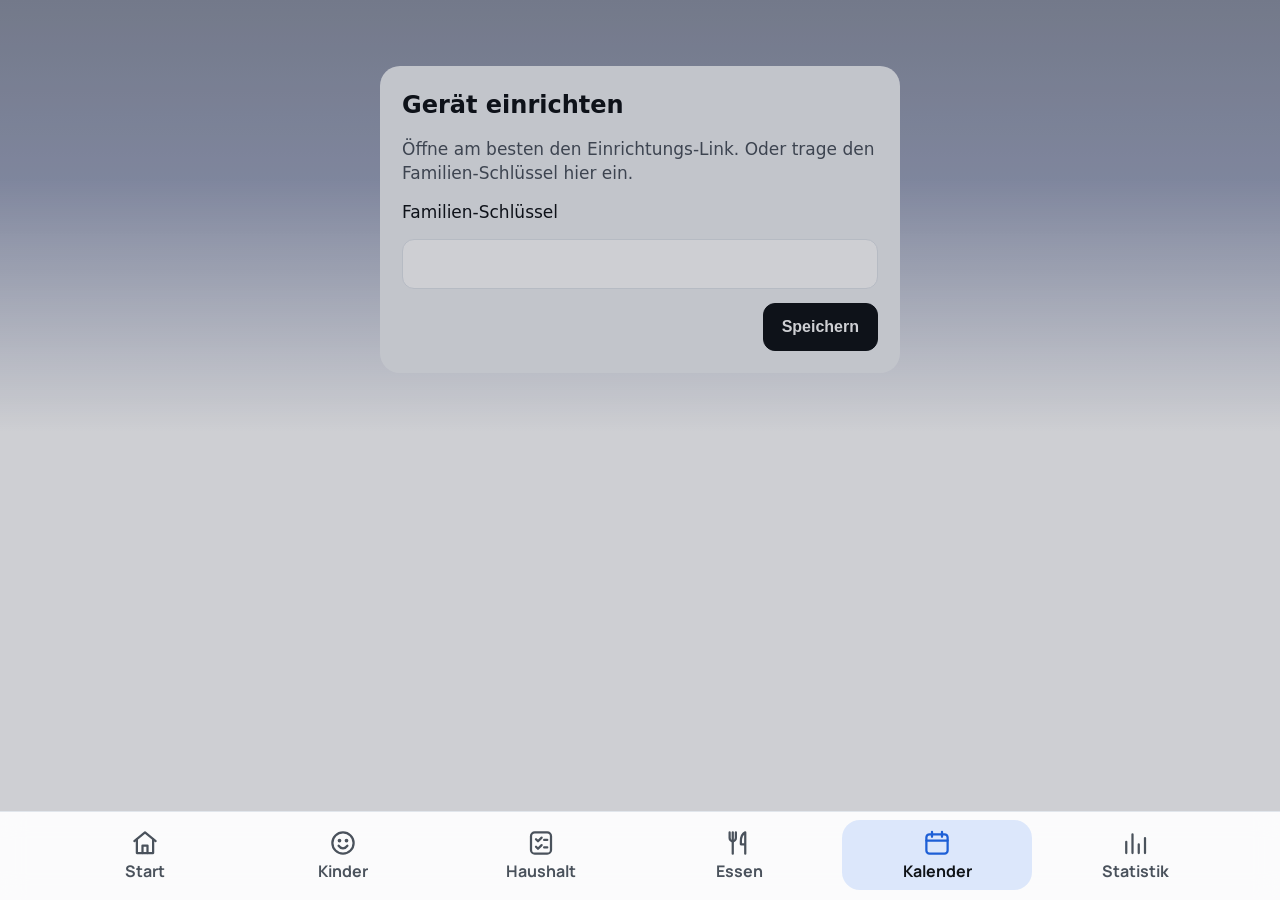
<file: kalender/index.html>
<!doctype html>
<html lang="de">
<head>
<meta charset="utf-8">
<meta name="viewport" content="width=device-width, initial-scale=1, viewport-fit=cover">
<meta name="apple-mobile-web-app-capable" content="yes">
<meta name="mobile-web-app-capable" content="yes">
<meta name="apple-mobile-web-app-status-bar-style" content="default">
<meta name="apple-mobile-web-app-title" content="Familie">
<title>Kalender · Familienzentrale</title>
<style>:root{box-sizing:border-box;padding-top:env(safe-area-inset-top,0px);padding-bottom:env(safe-area-inset-bottom,0px)}body{margin:0;padding:0}[hidden]{display:none!important}</style>
<style>
/* Kalender nur zum Anzeigen: Wochenleiste mit Punkten, darunter die Tage als Liste. Angelegt wird im Google Kalender. */
*, *::before, *::after { box-sizing: border-box; }
body { font: 17px/1.35 var(--font); -webkit-font-smoothing: antialiased; }
.app { max-width: 880px; margin: 0 auto; padding: 18px max(18px, env(safe-area-inset-left, 0px)) 24px max(18px, env(safe-area-inset-right, 0px)); display: flex; flex-direction: column; gap: 16px; }
.head { display: flex; justify-content: space-between; align-items: flex-end; gap: 12px; }
.head h1 { margin: 0; font: 800 40px/1 var(--font-display); letter-spacing: -.02em; }
.head small { display: block; color: var(--muted); font-weight: 700; font-size: 15px; margin-bottom: 4px; }
#fz-status { font-size: 13px; color: var(--muted); }
.week { display: grid; grid-template-columns: repeat(7, 1fr); gap: 6px; text-align: center; }
.week button { border: 0; background: var(--surface); border-radius: 16px; padding: 10px 0 8px; display: flex; flex-direction: column; align-items: center; gap: 3px; font: 700 14px var(--font); color: var(--muted); cursor: pointer; }
.week button b { font-size: 22px; color: var(--fg); }
.week button.on { background: var(--accent); color: #fff; }
.week button.on b { color: #fff; }
.dots { display: flex; gap: 3px; min-height: 7px; }
.dots i { width: 7px; height: 7px; border-radius: 50%; background: var(--pc); }
.leg { display: flex; flex-wrap: wrap; gap: 14px; font-weight: 700; font-size: 14px; color: var(--muted); }
.leg span { display: inline-flex; align-items: center; gap: 6px; }
.leg i { width: 12px; height: 12px; border-radius: 4px; background: var(--pc); }
.day { scroll-margin-top: 20px; }
.day h2 { margin: 6px 0 8px; font: 800 18px var(--font-display); }
.day h2 span { color: var(--muted); font-weight: 700; }
.ev { display: flex; align-items: center; gap: 12px; background: var(--surface); border-radius: 16px; padding: 12px 16px; margin-top: 8px; min-width: 0; width: 100%; border: 0; font: inherit; color: inherit; text-align: left; }
.ev .bar { width: 5px; align-self: stretch; border-radius: 4px; background: var(--pc); flex: none; }
.ev .tm { flex: none; min-width: 64px; font-weight: 800; font-variant-numeric: tabular-nums; }
.ev .tx { flex: 1; min-width: 0; font-weight: 700; }
.ev .tx small { display: block; font-weight: 600; color: var(--muted); font-size: 14px; }
.ev .who { flex: none; font-weight: 700; font-size: 14px; color: var(--muted); }
.ev.past { opacity: .5; }
.none { color: var(--muted); font-weight: 600; margin: 4px 0 0; }
.note { color: var(--muted); font-size: 14px; font-weight: 600; }
.more { margin: 2px 0 0; font-weight: 800; color: var(--muted); }
@media (max-width: 560px) { .head h1 { font-size: 30px; } .week button { padding: 8px 0 6px; font-size: 12px; } .week button b { font-size: 18px; } .ev { padding: 10px 12px; gap: 10px; } .ev .tm { min-width: 50px; } .ev .who { display: none; } }
</style>
</head>
<body>
<div class="app" id="main"></div>
<script src="../core.js?v=20261113i"></script>
<script>(function () {
  "use strict";
  const $ = (s) => document.querySelector(s);
  const { esc, iso, parse, addDays, pad } = FZ;
  const WT = ["So", "Mo", "Di", "Mi", "Do", "Fr", "Sa"], WL = ["Sonntag", "Montag", "Dienstag", "Mittwoch", "Donnerstag", "Freitag", "Samstag"];
  const MON = ["Januar", "Februar", "März", "April", "Mai", "Juni", "Juli", "August", "September", "Oktober", "November", "Dezember"];
  const wer = (t) => FZ.terminPerson(t);
  const FARBE = FZ.PERS_FARBE, NAME = FZ.PERS_NAME;
  function kw(d) { const t = new Date(Date.UTC(d.getFullYear(), d.getMonth(), d.getDate())); const n = t.getUTCDay() || 7; t.setUTCDate(t.getUTCDate() + 4 - n); const y = new Date(Date.UTC(t.getUTCFullYear(), 0, 1)); return Math.ceil(((t - y) / 864e5 + 1) / 7); }
  function render() {
    if (FZ.gate($("#main"))) return;
    const now = new Date(), heute = iso(now), hm = pad(now.getHours()) + ":" + pad(now.getMinutes());
    // Alle geladenen Termine (so weit wie termine_tage in der Tabelle). Heute und morgen stehen immer da,
    // danach nur Tage mit Terminen. Am Wand-iPad kürzt fit() die Liste so, dass die Seite genau voll ist.
    const tage = 120;
    const evs = FZ.termine.slice().sort((a, b) => (a.datum + (a.zeit || "00:00")).localeCompare(b.datum + (b.zeit || "00:00")));
    const amTag = (d) => evs.filter((t) => t.datum <= d && (t.bis || t.datum) >= d);
    const d0 = parse(heute), mo = addDays(heute, -((d0.getDay() + 6) % 7));
    let h = '<div class="head"><div><small>KW ' + kw(d0) + "</small><h1>" + MON[d0.getMonth()] + '</h1></div><span id="fz-status"></span></div>';
    h += '<div class="week">' + Array.from({ length: 7 }, (_, i) => { const d = addDays(mo, i); return '<button type="button" data-day="' + d + '" class="' + (d === heute ? "on" : "") + '">' + WT[parse(d).getDay()] + "<b>" + parse(d).getDate() + '</b><span class="dots">' + amTag(d).slice(0, 4).map((t) => '<i style="--pc:' + FARBE[wer(t)] + '"></i>').join("") + "</span></button>"; }).join("") + "</div>";
    h += '<div class="leg">' + Object.keys(NAME).map((k) => '<span><i style="--pc:' + FARBE[k] + '"></i>' + NAME[k] + "</span>").join("") + "</div>";
    for (let i = 0; i < tage; i++) {
      const d = addDays(heute, i), list = amTag(d);
      if (!list.length && i > 1) continue;
      const p = parse(d);
      h += '<section class="day" id="d-' + d + '" data-n="' + list.length + '"><h2>' + (i === 0 ? "Heute" : i === 1 ? "Morgen" : WL[p.getDay()]) + " <span>" + p.getDate() + ". " + MON[p.getMonth()] + (i >= 7 ? " · in " + i + " Tagen" : "") + "</span></h2>" +
        (list.length ? list.map((t) => { const w = wer(t), vorbei = d === heute && t.zeit && (t.ende || t.zeit) < hm; return '<div class="ev' + (vorbei ? " past" : "") + '"><span class="bar" style="--pc:' + FARBE[w] + '"></span><span class="tm">' + esc(t.zeit || "ganzt.") + '</span><span class="tx">' + esc(t.titel) + (t.ort ? "<small>" + esc(t.ort) + "</small>" : "") + '</span><span class="who">' + NAME[w] + "</span></div>"; }).join("") : '<p class="none">Keine Termine</p>') + "</section>";
    }
    h += '<p class="more" id="more" hidden></p><p class="note">Termine legt ihr im Google Kalender an. Sie erscheinen hier automatisch. Die Farbe kommt aus dem Titel: Lisa oder Mama lila, Christian oder Papa blau, Ruby oder Elli rot. Mehrere Personen oder keine: Familie gelb.</p>';
    $("#main").innerHTML = h;
    fit();
    FZ.status();
  }
  // Wand-iPad: so viele Tage zeigen, wie über die Leiste unten passen; der Rest steht als Hinweis darunter
  function fit() {
    if (!FZ.wand) return;
    const nav = document.querySelector(".fz-nav"), note = document.querySelector(".note"), more = $("#more");
    const limit = (nav ? nav.getBoundingClientRect().top : innerHeight) + scrollY - 12;
    const days = Array.from(document.querySelectorAll(".day"));
    let weg = 0, bis = "";
    while (days.length > 2 && note.getBoundingClientRect().bottom + scrollY > limit) {
      const d = days.pop(); weg += Number(d.dataset.n) || 0; if (!bis) bis = d.id.slice(2); d.remove();
      if (weg) { const p = parse(bis); more.hidden = false; more.textContent = "+ " + weg + (weg === 1 ? " weiterer Termin" : " weitere Termine") + " bis " + p.getDate() + ". " + MON[p.getMonth()]; }
    }
  }
  document.addEventListener("click", (ev) => { const b = ev.target.closest("[data-day]"); if (!b) return; const el = document.getElementById("d-" + b.dataset.day); if (el) el.scrollIntoView({ behavior: "smooth" }); });
  FZ.on(render);
  FZ.nav("kalender");
  FZ.start();
  render();
  setInterval(render, 60000);
})();
</script>
</body>
</html>
</file>
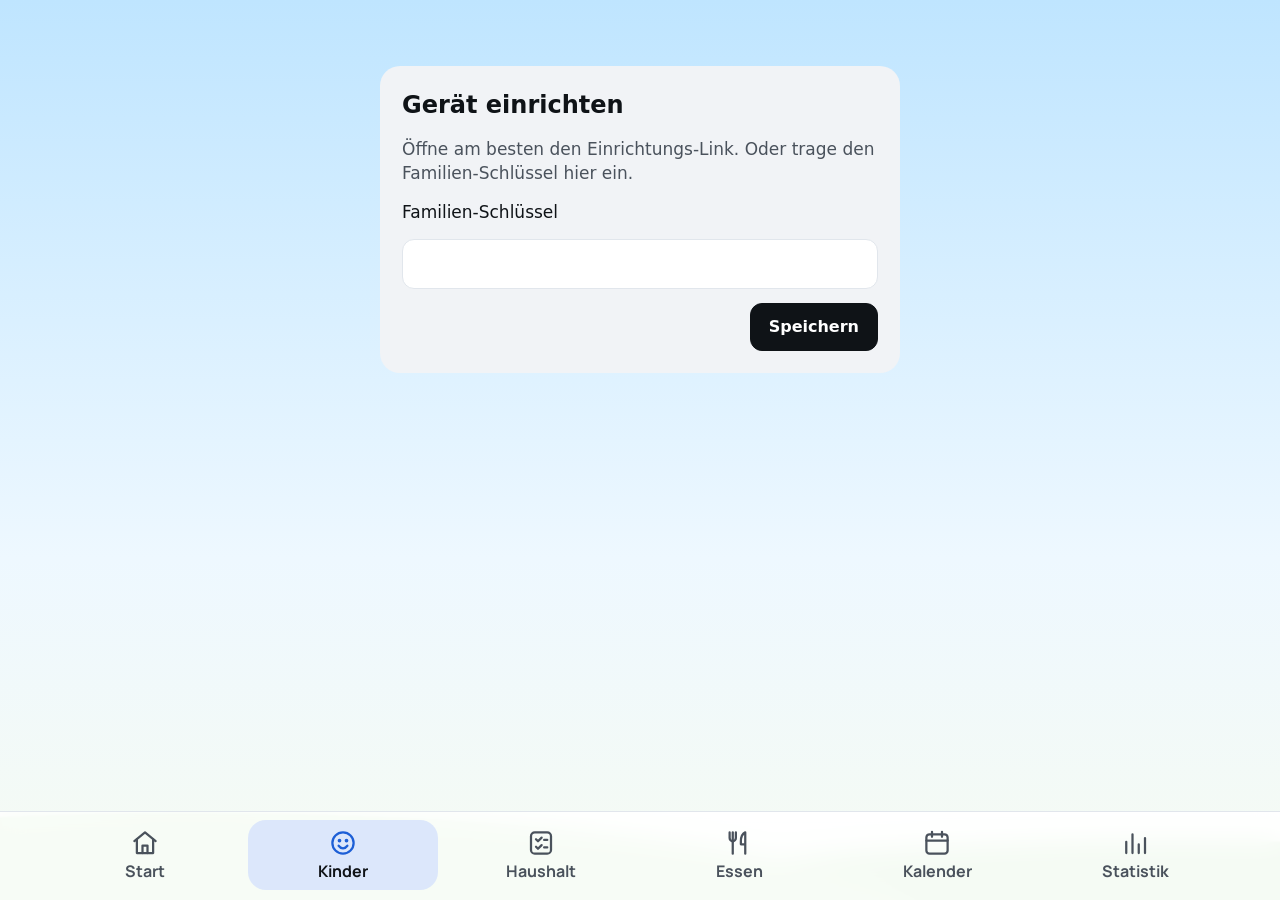
<file: kinder/index.html>
<!doctype html>
<html lang="de">
<head>
<meta charset="utf-8">
<meta name="viewport" content="width=device-width, initial-scale=1, viewport-fit=cover">
<meta name="apple-mobile-web-app-capable" content="yes">
<meta name="mobile-web-app-capable" content="yes">
<meta name="apple-mobile-web-app-status-bar-style" content="default">
<meta name="apple-mobile-web-app-title" content="Familie">
<title>Kinder · Familienzentrale</title>
<style>:root{box-sizing:border-box;padding-top:env(safe-area-inset-top,0px);padding-bottom:env(safe-area-inset-bottom,0px)}html{scroll-padding-top:env(safe-area-inset-top,0px)}body{margin:0;padding:0}img{max-width:100%}[hidden]{display:none!important}*{-webkit-touch-callout:none}</style>
<style>
:root {
  /* Layout: Kopf (Jetzt-Phase groß links, Uhr/Datum/Kita-Chip rechts) · Tagesleiste 6–21 Uhr mit Markierung · große Emoji-Karten, Spaltenzahl nach Anzahl · Vorschau-Leiste (nur Entwurf) */
  --bg: #F3F4F1;
  --surface: #FFFFFF;
  --line: #DEE1DB;
  --fg: #1B1F1C;
  --muted: #5F6761;
  --ink: #1B1F1C;
  --on-ink: #FFFFFF;
  --a-morgen: #C8662A;  --s-morgen: #FBE8D9;
  --a-tag: #2A6FB0;     --s-tag: #E0ECF8;
  --a-leise: #6D669C;   --s-leise: #E6E3F2;
  --a-abend: #C98B3E;   --s-abend: #F6E9D6;
  --seg-off: #E7E9E4;
  --accent: var(--a-tag);
  --soft: var(--s-tag);
  --font: -apple-system, BlinkMacSystemFont, "SF Pro Text", system-ui, "Segoe UI", Roboto, "Helvetica Neue", Arial, sans-serif;
  --font-display: -apple-system, BlinkMacSystemFont, "SF Pro Rounded", "SF Pro Display", system-ui, "Segoe UI", Roboto, "Helvetica Neue", Arial, sans-serif;
  --font-emoji: "Apple Color Emoji", "Segoe UI Emoji", "Noto Color Emoji", sans-serif;
  --r: 28px;
}
@media (prefers-color-scheme: dark) {
  :root:not([data-theme="light"]) {
    --bg: #121513; --surface: #1B1F1C; --line: #323833; --fg: #E7EBE6; --muted: #9AA39C; --ink: #E7EBE6; --on-ink: #141715;
    --a-morgen: #F0A06A; --s-morgen: #3A2717;
    --a-tag: #86B4E8;    --s-tag: #1B2A3B;
    --a-leise: #ABA4D8;  --s-leise: #26233A;
    --a-abend: #E2B06C;  --s-abend: #33271A;
    --seg-off: #262B27;
    color-scheme: dark;
  }
}
:root[data-theme="dark"] {
  --bg: #121513; --surface: #1B1F1C; --line: #323833; --fg: #E7EBE6; --muted: #9AA39C; --ink: #E7EBE6; --on-ink: #141715;
  --a-morgen: #F0A06A; --s-morgen: #3A2717;
  --a-tag: #86B4E8;    --s-tag: #1B2A3B;
  --a-leise: #ABA4D8;  --s-leise: #26233A;
  --a-abend: #E2B06C;  --s-abend: #33271A;
  --seg-off: #262B27;
  color-scheme: dark;
}

/* Phase bestimmt die Akzentfarbe */
:root[data-phase="morgen"] { --accent: var(--a-morgen); --soft: var(--s-morgen); }
:root[data-phase="tag"] { --accent: var(--a-tag); --soft: var(--s-tag); }
:root[data-phase="leisezeit"] { --accent: var(--a-leise); --soft: var(--s-leise); }
:root[data-phase="abend"], :root[data-phase="nacht"] { --accent: var(--a-abend); --soft: var(--s-abend); }

/* Anzeigemodus Leisezeit: ruhig, weich, leicht gedimmt */
:root[data-mode="leise"] {
  --bg: #E7E6EC; --surface: #F1F0F5; --line: #D6D4DF; --fg: #34323F; --muted: #6C6A7A; --ink: #34323F; --on-ink: #F1F0F5;
  --accent: #6D669C; --soft: #E0DDEC; --seg-off: #DCDAE4;
}
@media (prefers-color-scheme: dark) {
  :root:not([data-theme="light"])[data-mode="leise"] {
    --bg: #141319; --surface: #1C1B23; --line: #2C2A36; --fg: #C9C5D6; --muted: #8A8699; --ink: #C9C5D6; --on-ink: #141319;
    --accent: #9E97C9; --soft: #25233A; --seg-off: #23222C;
  }
}
:root[data-theme="dark"][data-mode="leise"] {
  --bg: #141319; --surface: #1C1B23; --line: #2C2A36; --fg: #C9C5D6; --muted: #8A8699; --ink: #C9C5D6; --on-ink: #141319;
  --accent: #9E97C9; --soft: #25233A; --seg-off: #23222C;
}
/* Abendmodus: warm, stark abgedunkelt (gleich in beiden Themes) */
:root[data-mode="abend"] {
  --bg: #17120D; --surface: #211A13; --line: #33281D; --fg: #E6D5BF; --muted: #A28D74; --ink: #E6D5BF; --on-ink: #17120D;
  --accent: #D9A15A; --soft: #2E2318; --seg-off: #281F17;
  color-scheme: dark;
}
/* Nachtmodus: fast schwarz */
:root[data-mode="nacht"] {
  --bg: #050505; --surface: #0E0D0C; --line: #1B1916; --fg: #6E665D; --muted: #4E4943; --ink: #6E665D; --on-ink: #050505;
  --accent: #7A6A55; --soft: #141210; --seg-off: #121110;
  color-scheme: dark;
}

* { box-sizing: border-box; }
html, body { min-height: 100%; }
body { background: var(--bg); color: var(--fg); font: 17px/1.4 var(--font); -webkit-font-smoothing: antialiased; -webkit-tap-highlight-color: transparent; overscroll-behavior: none; transition: background-color .6s ease, color .6s ease; }
button, input { font: inherit; color: inherit; }
button { cursor: pointer; }
:focus-visible { outline: 3px solid var(--accent); outline-offset: 3px; border-radius: 12px; }
h1, h2 { margin: 0; text-wrap: balance; }
p { margin: 0; }
.emo { font-family: var(--font-emoji); line-height: 1; }

.app {
  max-width: 1180px; margin: 0 auto;
  padding-left: max(16px, env(safe-area-inset-left, 0px));
  padding-right: max(16px, env(safe-area-inset-right, 0px));
  padding-block: 22px 28px;
  display: grid; gap: 24px;
}

/* Kopf */
.head { display: grid; grid-template-columns: minmax(0, 1fr) auto; gap: 16px 28px; align-items: end; }
.now { display: grid; gap: 4px; min-width: 0; }
.eyebrow { font-size: 15px; font-weight: 700; letter-spacing: .08em; text-transform: uppercase; color: var(--muted); }
.now h1 { display: flex; align-items: center; gap: 16px; font: 800 64px/1.02 var(--font-display); letter-spacing: -.02em; color: var(--fg); }
.now h1 .emo { font-size: 58px; }
.now .sub { font-size: 21px; color: var(--muted); }
.now .sub b { color: var(--fg); font-weight: 650; }
.side { display: grid; justify-items: end; gap: 6px; text-align: right; }
.clock { font: 700 46px/1 var(--font-display); font-variant-numeric: tabular-nums; letter-spacing: -.01em; }
.date { font-size: 18px; color: var(--muted); }
.daychip { display: inline-flex; align-items: center; gap: 8px; margin-top: 4px; padding: 8px 16px 8px 12px; border-radius: 999px; background: var(--soft); color: var(--fg); font-weight: 650; font-size: 18px; }
.daychip .emo { font-size: 24px; }
.daychip small { font-weight: 500; color: var(--muted); font-size: 16px; }
@media (max-width: 700px) {
  .head { grid-template-columns: 1fr; }
  .side { justify-items: start; text-align: left; grid-template-columns: auto auto; align-items: baseline; column-gap: 12px; }
  .daychip { grid-column: 1 / -1; justify-self: start; }
  .now h1 { font-size: 44px; } .now h1 .emo { font-size: 40px; }
  .clock { font-size: 34px; }
  .now .sub { font-size: 18px; }
}

/* Tagesleiste */
.daybar { display: grid; gap: 6px; }
.track { position: relative; display: flex; gap: 4px; height: 52px; }
.seg { flex: var(--w) 1 0; min-width: 0; border-radius: 14px; background: var(--seg-off); display: grid; place-items: center; font-size: 26px; opacity: .55; transition: opacity .4s, background-color .4s; }
.seg.on { background: var(--soft); opacity: 1; box-shadow: inset 0 0 0 3px var(--accent); }
.seg.past { opacity: .35; }
.marker { position: absolute; top: -8px; bottom: -8px; width: 6px; margin-left: -3px; border-radius: 3px; background: var(--accent); box-shadow: 0 0 0 3px var(--bg); transition: left .6s ease; }
.ticks { position: relative; height: 18px; font-size: 13.5px; color: var(--muted); font-variant-numeric: tabular-nums; }
.ticks span { position: absolute; transform: translateX(-50%); white-space: nowrap; }
.ticks span:first-child { transform: none; }
.ticks span:last-child { transform: translateX(-100%); }
@media (max-width: 560px) { .ticks span.mid { display: none; } .seg { font-size: 20px; } .track { height: 44px; } }

/* Karten: bis zu 3 Aufgaben in einer Reihe, rechts daneben die Infokarten (Anziehen, Abendessen) */
.cards { display: grid; grid-template-columns: repeat(var(--cols, 3), minmax(0, 270px)); justify-content: center; align-items: start; gap: 22px; }
.cards.only-info { grid-template-columns: minmax(0, 560px); }
@media (max-width: 640px) {
  .cards, .cards.only-info { grid-template-columns: repeat(var(--mcols, 2), minmax(0, 1fr)); gap: 14px; }
}

/* Fortschritt: ein Stern pro Aufgabe */
.progress { display: flex; flex-wrap: wrap; align-items: center; justify-content: center; gap: 6px 16px; min-height: 44px; }
.stars { display: flex; gap: 8px; }
.star { width: 40px; height: 40px; display: grid; place-items: center; font-size: 32px; line-height: 1; }
.star.off::before { content: ""; width: 22px; height: 22px; border-radius: 50%; border: 3px solid var(--muted); opacity: .45; }
.star.pop { animation: starpop .7s cubic-bezier(.3, 1.9, .5, 1) both; }
.progress .ptxt { font: 700 21px/1 var(--font-display); color: var(--muted); font-variant-numeric: tabular-nums; }
.progress .ptxt b { color: var(--fg); }
@keyframes starpop { 0% { transform: scale(.2) rotate(-40deg); } 100% { transform: none; } }

/* Infokarten: keine Aufgaben, deshalb mit Rahmen und rundem Bild statt Kachel und Haken.
   Grundform (Handy, Hochformat): unter den Aufgaben, Bild links, Text rechts. */
.info { grid-column: 1 / -1; display: grid; grid-template-columns: repeat(auto-fit, minmax(min(100%, 250px), 1fr)); gap: 14px; min-width: 0; align-items: stretch; }
.icard { border: 2px solid var(--line); border-radius: var(--r); padding: 12px 14px; display: grid; grid-template-columns: auto minmax(0, 1fr); align-items: center; column-gap: 14px; row-gap: 8px; text-align: left; color: var(--fg); min-width: 0; }
.plate { width: 76px; aspect-ratio: 1; max-width: 100%; border-radius: 50%; background: var(--soft); display: grid; place-items: center; overflow: hidden; flex: none; container-type: inline-size; }
.plate .emo { font-size: 42px; white-space: nowrap; }
.plate img { width: 100%; height: 100%; object-fit: cover; display: block; }
@supports (font-size: 1cqw) {
  .plate .emo { font-size: 56cqw; }
  .plate .emo.two { font-size: 34cqw; }
  .plate .emo.many { font-size: 25cqw; }
}
.itxt { display: grid; gap: 3px; min-width: 0; }
.icard .lbl { font: 700 13.5px/1.2 var(--font); letter-spacing: .08em; text-transform: uppercase; color: var(--muted); }
.icard .ttl { font: 700 19px/1.15 var(--font-display); letter-spacing: -.01em; overflow-wrap: break-word; }
.icard .mm { color: var(--muted); font: 500 14.5px/1.25 var(--font); }
.icard .mm b { color: var(--fg); font-weight: 650; }
/* Anziehen: die Kleidungsstücke groß in einer Reihe, Text darunter */
.icard.kleid { grid-template-columns: minmax(0, 1fr); justify-items: center; text-align: center; }
.wear { display: flex; gap: 4px; padding: 8px 18px; border-radius: 999px; background: var(--soft); font-size: 42px; line-height: 1; white-space: nowrap; }
@media (max-width: 640px) {
  .wear { font-size: 36px; }
  .star { width: 32px; height: 32px; font-size: 26px; }
  .progress .ptxt { font-size: 18px; }
}
.card { position: relative; background: var(--surface); border: 0; border-radius: var(--r); padding: 14px 14px 20px; display: grid; grid-template-rows: auto 1fr; gap: 14px; justify-items: center; align-content: start; text-align: center; box-shadow: 0 1px 0 var(--line); color: var(--fg); width: 100%; }
button.card { cursor: pointer; touch-action: manipulation; }
.tile { width: 100%; aspect-ratio: 5 / 4; max-width: 100%; border-radius: 20px; background: var(--soft); display: grid; place-items: center; overflow: hidden; container-type: inline-size; }
.tile .emo { font-size: clamp(40px, 9vw, 112px); white-space: nowrap; }
.tile img { width: 100%; height: 100%; object-fit: cover; display: block; }
@supports (font-size: 1cqw) {
  .tile .emo { font-size: min(52cqw, 120px); }
  .tile .emo.two { font-size: min(32cqw, 80px); }
  .tile .emo.many { font-size: min(22cqw, 56px); }
}
.card .ttl { display: grid; align-content: center; gap: 2px; font: 700 28px/1.15 var(--font-display); letter-spacing: -.01em; overflow-wrap: anywhere; padding-inline: 4px; }
.card .ttl small { font: 600 17px/1.2 var(--font); letter-spacing: 0; color: var(--muted); }
.card .mm { color: var(--muted); font: 500 16px/1.25 var(--font); letter-spacing: 0; margin-top: 6px; }
.card .mm b { color: var(--fg); font-weight: 650; }
@media (max-width: 640px) { .card .ttl { font-size: 21px; } .card .ttl small { font-size: 14px; } .card { padding: 10px 10px 14px; gap: 10px; border-radius: 22px; } }
.note { justify-self: center; color: var(--muted); font-size: 18px; text-align: center; }
.note b { color: var(--fg); font-weight: 650; }

/* Abhaken */
.chk { position: absolute; top: 24px; right: 24px; width: 46px; height: 46px; border-radius: 50%; border: 3px solid var(--accent); background: var(--surface); display: grid; place-items: center; opacity: .9; }
.chk svg { width: 28px; height: 28px; fill: none; stroke: var(--on-ink); stroke-width: 3.2; stroke-linecap: round; stroke-linejoin: round; opacity: 0; }
.card.done .chk { background: var(--accent); opacity: 1; }
.card.done .chk svg { opacity: 1; }
.card.done .tile, .card.done .ttl { opacity: .38; filter: grayscale(1); transition: opacity .3s, filter .3s; }
.card.done .ttl { text-decoration: line-through; text-decoration-thickness: 3px; }
.card.pop .chk { animation: pop .45s cubic-bezier(.3, 1.6, .5, 1) both; }
.card.pop { animation: bump .45s ease both; }
@keyframes bump { 0% { transform: scale(1); } 40% { transform: scale(1.05); } 100% { transform: scale(1); } }

/* Effekte beim Abhaken (Sterne) und wenn alles geschafft ist (Konfetti) */
.fx { position: fixed; inset: 0; pointer-events: none; z-index: 45; overflow: hidden; }
.bit { position: absolute; font-size: 30px; margin: -15px 0 0 -15px; animation: bit .95s cubic-bezier(.2, .7, .3, 1) forwards; }
@keyframes bit { 0% { transform: translate(0, 0) scale(.3); opacity: 1; } 70% { opacity: 1; } 100% { transform: translate(var(--dx), var(--dy)) scale(1.15) rotate(50deg); opacity: 0; } }
.fall { position: absolute; top: -60px; font-size: var(--s, 34px); animation: fall var(--t, 2.8s) linear var(--d, 0s) forwards; }
@keyframes fall { to { transform: translateY(calc(100vh + 140px)) rotate(var(--r, 180deg)); } }
.card.leaving { animation: leave .42s ease forwards; pointer-events: none; }
.card.yay .tile { background: var(--soft); }
@media (max-width: 640px) { .chk { top: 16px; right: 16px; width: 38px; height: 38px; } .chk svg { width: 22px; height: 22px; } }
@keyframes pop { 0% { transform: scale(.4); } 100% { transform: scale(1); } }
@keyframes leave { to { opacity: 0; transform: scale(.86); } }

.card.enter, .icard.enter { animation: appear .5s ease both; }
.card.enter:nth-child(2) { animation-delay: .06s; }
.card.enter:nth-child(3) { animation-delay: .12s; }
.card.enter:nth-child(4) { animation-delay: .18s; }
@keyframes appear { from { transform: translateY(12px); opacity: 0; } to { transform: none; opacity: 1; } }
:root[data-mode="leise"] .card, :root[data-mode="abend"] .card { box-shadow: none; }
:root[data-mode="abend"] .star.on { filter: saturate(.85) brightness(.9); }

/* Tablet quer: alles auf einen Bildschirm, ohne Scrollen */
@media (orientation: landscape) and (min-width: 900px) and (min-height: 560px) {
  .app {
    height: calc(100vh - 96px - env(safe-area-inset-top, 0px) - 2 * env(safe-area-inset-bottom, 0px));
    height: calc(100dvh - 96px - env(safe-area-inset-top, 0px) - 2 * env(safe-area-inset-bottom, 0px));
    grid-template-rows: auto auto minmax(0, 1fr);
    gap: 20px; padding-block: 18px 18px;
  }
  #main { min-height: 0; display: flex; flex-direction: column; justify-content: center; gap: 14px; }
  .progress { flex: none; }
  .cards { flex: 1 1 0; max-height: 440px; min-height: 0; grid-template-rows: minmax(0, 1fr) auto; row-gap: 0; align-items: stretch; grid-template-columns: repeat(var(--cols, 3), minmax(0, 264px)); }
  /* Infokarten rechts neben den Aufgaben */
  .cards.has-info { grid-template-columns: repeat(var(--tcols, 3), minmax(0, 264px)) minmax(0, 264px); }
  .cards.only-info { grid-template-columns: minmax(0, 300px); }
  .info { grid-column: -2 / -1; grid-row: 1 / span 2; min-height: 0; display: flex; flex-direction: column; }
  .icard { flex: 1 1 0; min-height: 0; overflow: hidden; align-content: center; }
  .icard.kleid { flex-grow: 1.6; }
  .info.two .plate { width: 68px; }
  .wear { font-size: 46px; }
  /* eine Infokarte allein: hochkant mit großem Teller */
  .info:not(.two) .icard { grid-template-columns: minmax(0, 1fr); justify-items: center; text-align: center; row-gap: 12px; padding: 14px; }
  .info:not(.two) .plate { width: min(150px, 72%, 22vh); }
  .info:not(.two) .icard .ttl { font-size: 22px; }
  .info:not(.two) .icard .mm { font-size: 15px; }
  .note { flex: none; }
  @media (max-height: 760px) { .icard.kleid .wx, .info.two .icard.meal .mm { display: none; } .wear { font-size: 38px; padding: 6px 14px; } }
  .card { min-height: 0; grid-template-rows: minmax(0, 1fr) auto; }
  @supports (grid-template-rows: subgrid) {
    /* gleiche Kachelhöhe in allen Karten, auch wenn ein Titel zwei Zeilen hat */
    .card { grid-row: span 2; grid-template-rows: subgrid; row-gap: 14px; }
  }
  .tile { aspect-ratio: auto; height: 100%; min-height: 90px; }
  .card .ttl { font-size: 26px; }
}

/* Nacht */
.night { min-height: 62vh; display: grid; place-items: center; text-align: center; border: 0; background: transparent; width: 100%; padding: 40px 0; }
.night .inner { display: grid; gap: 14px; justify-items: center; }
.night .clock { font-size: 64px; color: var(--fg); }
.night .emo { font-size: 72px; opacity: .55; }
.night p { color: var(--muted); font-size: 17px; }
.peekbar { justify-self: center; color: var(--muted); font-size: 15px; }

/* Vorschau (nur Entwurf) */
.preview { border: 1px dashed var(--line); border-radius: 18px; padding: 14px 16px; display: grid; gap: 12px; }
.pv-head { display: flex; flex-wrap: wrap; gap: 4px 12px; align-items: baseline; }
.pv-head b { font-size: 15px; letter-spacing: .06em; text-transform: uppercase; }
.pv-head span { color: var(--muted); font-size: 15px; }
.pv-row { display: flex; flex-wrap: wrap; align-items: center; gap: 8px 12px; }
.pv-row .lbl { width: 72px; color: var(--muted); font-size: 15px; font-weight: 600; }
.chips { display: flex; flex-wrap: wrap; gap: 8px; }
.chips button, .pvbtn { border: 1px solid var(--line); background: var(--surface); min-height: 44px; padding: 0 14px; border-radius: 999px; font-weight: 600; font-size: 15.5px; color: var(--fg); display: inline-flex; align-items: center; gap: 6px; }
.chips button[aria-pressed="true"] { background: var(--ink); color: var(--on-ink); border-color: var(--ink); }
.chips .emo { font-size: 18px; }
#pv-date { min-height: 44px; border: 1px solid var(--line); border-radius: 12px; padding: 0 12px; background: var(--surface); }
.switch { display: inline-flex; align-items: center; gap: 10px; min-height: 44px; font-size: 16px; cursor: pointer; }
.switch input { width: 22px; height: 22px; accent-color: var(--accent); }
.pv-info { color: var(--muted); font-size: 14.5px; }
.foot { color: var(--muted); font-size: 13.5px; text-align: center; }
:root[data-mode="nacht"] .preview, :root[data-mode="nacht"] .foot { --fg: #A39A8F; --muted: #7A7369; --line: #2A2723; --surface: #12110F; --ink: #A39A8F; --on-ink: #050505; color: var(--fg); }

@media (prefers-reduced-motion: reduce) { *, *::before, *::after { animation: none !important; transition: none !important; } }
</style>
</head>
<body>
<div class="app">
  <header class="head" id="head"></header>
  <div class="daybar" id="daybar" aria-hidden="true"></div>
  <main id="main" aria-live="polite"></main>
</div>
<div class="fx" id="fx" aria-hidden="true"></div>
<script src="../core.js?v=20261113i"></script>
<script src="effekte.js?v=20261113i"></script>
<script>(function () {
  "use strict";
  const $ = (s) => document.querySelector(s);
  const { esc, pad, iso, parse, addDays, list } = FZ;
  const WD = FZ.WD;
  const WD_LONG = ["Sonntag", "Montag", "Dienstag", "Mittwoch", "Donnerstag", "Freitag", "Samstag"];
  const toMin = FZ.toMin;
  const fmtTime = (min) => Math.floor(min / 60) + ":" + pad(min % 60);
  function emojiCount(s) {
    const t = String(s || "").replace(/\s+/g, "");
    try { if (window.Intl && Intl.Segmenter) return [...new Intl.Segmenter("de", { granularity: "grapheme" }).segment(t)].length; } catch (e) { /* weiter unten */ }
    return t.replace(/[️‍]/g, "").length > 2 ? 2 : 1;
  }
  const emojiClass = (s) => { const n = emojiCount(s); return n >= 3 ? " many" : n === 2 ? " two" : ""; };

  function aufgaben() {
    return FZ.reiter("Kinderaufgaben").filter((r) => r.ID).map((r) => ({
      id: r.ID, text: r.Text, emoji: r.Emoji, phasen: r.Tagesphasen, wochentage: r.Wochentage, wann: (r.Wann || "immer").trim(),
      aktiv: String(r.Aktiv || "").trim().toLowerCase(), rf: Number(r.Reihenfolge) || 99,
      erledigt: String(r["Erledigt am"] || "").trim()
    }));
  }
  // In diesen Tageszeiten lassen sich Aufgaben abhaken. Pro Tageszeit stehen höchstens MAX Aufgaben da;
  // erledigte verschwinden, die nächsten rücken nach. Am nächsten Tag ist alles wieder offen.
  const ABHAKEN = ["morgen", "abend"];
  const MAX = 3;
  const FADE_MS = 2600, LEAVE_MS = 420;
  const fading = new Map(); // id -> { timer, leaving }
  let popId = "", popStar = false, shown = new Set(), lastPhase = "";
  const reduced = window.matchMedia("(prefers-reduced-motion: reduce)");
  function itemsFor(phase, s) {
    const today = FZ.dayInfo(s), tomorrow = FZ.dayInfo(addDays(s, 1));
    const w = WD[parse(s).getDay()];
    return aufgaben().filter((k) => {
      if (k.aktiv !== "ja") return false;
      if (!(FZ.phaseMatch ? FZ.phaseMatch(list(k.phasen), phase.id) : list(k.phasen).includes(phase.id))) return false;
      const tage = list(k.wochentage);
      if (tage.length && !tage.includes(w)) return false;
      if (k.wann === "kita") return today.kita;
      if (k.wann === "zuhause") return !today.kita;
      if (k.wann === "vor_kita") return tomorrow.kita;
      return true;
    }).sort((a, b) => a.rf - b.rf);
  }
  function nextPhase(P, cur) { const i = P.indexOf(cur); return P[(i + 1) % P.length]; }

  const DAY_START = 360, DAY_END = 1260;
  function renderDaybar(P, phase, min) {
    const segs = P.filter((p) => p.id !== "nacht" && toMin(p.start) >= DAY_START && toMin(p.ende) <= DAY_END);
    let h = '<div class="track">';
    for (const p of segs) {
      const a = toMin(p.start), b = toMin(p.ende);
      const cls = p === phase ? " on" : min >= b ? " past" : "";
      h += '<div class="seg' + cls + '" style="--w:' + (b - a) + ";--phc:" + (p.farbe || "#F2A93B") + '"><span class="emo">' + esc(p.symbol) + "</span></div>";
    }
    if (min >= DAY_START && min < DAY_END) {
      const idx = Math.max(0, segs.findIndex((p) => min >= toMin(p.start) && min < toMin(p.ende)));
      const frac = (min - DAY_START) / (DAY_END - DAY_START);
      h += '<div class="marker" style="left:calc(' + (frac * 100).toFixed(2) + "% + " + (idx * 4 - frac * (segs.length - 1) * 4).toFixed(1) + 'px)"></div>';
    }
    h += '</div><div class="ticks">';
    const marks = [DAY_START].concat(segs.map((p) => toMin(p.ende)));
    marks.forEach((m, i) => {
      const left = ((m - DAY_START) / (DAY_END - DAY_START)) * 100;
      h += '<span class="' + (i === 0 || i === marks.length - 1 ? "" : "mid") + '" style="left:' + left.toFixed(2) + '%">' + fmtTime(m) + "</span>";
    });
    return h + "</div>";
  }
  // Infokarte Abendessen: steht hinter den Aufgaben und sieht anders aus (runder Teller, kein Haken)
  // Kita-Zeit: wie lange noch bis zum Abholen, als Stundenbalken
  // Wer in den Kindergarten geht: Einstellung kita_kinder (z. B. „Ruby“ oder „Ruby, Elli“), sonst Ruby
  function kitaText() {
    const k = String(FZ.einst().kita_kinder || "Ruby").split(",").map((x) => x.trim()).filter(Boolean);
    return (k.length > 1 ? k.slice(0, -1).join(", ") + " und " + k[k.length - 1] + " sind" : k[0] + " ist") + " im Kindergarten";
  }
  function kitaCard(phase, min) {
    const a = toMin(phase.start), b = toMin(phase.ende), n = Math.max(1, Math.round((b - a) / 60)), done = Math.max(0, Math.min(n, Math.floor((min - a) / 60)));
    return { id: "kita", html: '<article class="icard meal kita"><span class="plate"><span class="emo" aria-hidden="true">🎒</span></span><span class="itxt"><small class="lbl">Abholen um ' + fmtTime(b) + ' Uhr</small><b class="ttl">' + esc(kitaText()) + '</b>' +
      '<span class="hours" aria-label="' + done + " von " + n + ' Stunden vorbei">' + Array.from({ length: n }, (_, i) => '<i class="' + (i < done ? "on" : "") + '"></i>').join("") + "</span></span></article>" };
  }
  function mealCard(date) {
    const m = FZ.meal(date), m2 = FZ.meal(addDays(date, 1));
    if (!m && !m2) return null;
    const name = !m ? "Noch nicht geplant" : m.status === "gericht" ? m.name : m.kid;
    const vis = m && m.bild ? '<img src="' + esc(m.bild) + '" alt="">' : '<span class="emo' + emojiClass(m ? m.emoji : "❔") + '" aria-hidden="true">' + esc(m ? m.emoji : "❔") + "</span>";
    return { id: "meal", html: '<article class="icard meal"><span class="plate">' + vis + '</span><span class="itxt"><small class="lbl">' + (m && m.status === "gericht" && FZ.abendessenFertig && FZ.abendessenFertig(date) ? "Heute gab es" : "Heute Abend") + '</small><b class="ttl">' + esc(name) + "</b>" +
      (m2 ? '<span class="mm">Morgen: <b>' + esc(m2.name) + "</b></span>" : "") + "</span></article>" };
  }

  /* ---------- Anziehen nach Wetter (Open-Meteo, Chemnitz) – nur morgens ---------- */
  // Grundlage ist die gefühlte Temperatur zwischen 7 und 17 Uhr, dazu Regen und Schnee.
  let kleid = null;
  try { kleid = JSON.parse(localStorage.getItem("fz.kleidung") || "null"); } catch (e) { kleid = null; }
  async function loadKleidung() {
    try {
      const u = "https://api.open-meteo.com/v1/forecast?latitude=50.83&longitude=12.92&hourly=temperature_2m,apparent_temperature,precipitation_probability,precipitation,weather_code&timezone=Europe%2FBerlin&forecast_days=1";
      const j = await (await fetch(u, { cache: "no-store" })).json();
      const H = j && j.hourly;
      if (!H || !Array.isArray(H.time) || !H.time.length) return;
      const idx = H.time.map((t, i) => [Number(String(t).slice(11, 13)), i]).filter(([h]) => h >= 7 && h <= 17).map(([, i]) => i);
      const pick = (k) => idx.map((i) => (H[k] || [])[i]).filter((v) => typeof v === "number");
      const te = pick("temperature_2m"), ap = pick("apparent_temperature"), pp = pick("precipitation_probability"), pr = pick("precipitation"), wc = pick("weather_code");
      if (!te.length) return;
      const f = ap.length ? ap : te;
      kleid = {
        datum: String(H.time[0]).slice(0, 10),
        fmin: Math.round(Math.min(...f)), fmax: Math.round(Math.max(...f)), tmin: Math.round(Math.min(...te)), tmax: Math.round(Math.max(...te)),
        regen: pp.length ? Math.max(...pp) : null, menge: pr.reduce((a, b) => a + b, 0),
        schnee: wc.some((c) => (c >= 71 && c <= 77) || c === 85 || c === 86),
        sonne: wc.length > 0 && wc.filter((c) => c <= 1).length >= wc.length / 2,
        zeit: Date.now()
      };
      try { localStorage.setItem("fz.kleidung", JSON.stringify(kleid)); } catch (e) { /* ignorieren */ }
      render();
    } catch (e) { /* ohne Wetter keine Anzieh-Karte */ }
  }
  function anziehen(k) {
    let emo, txt, dazu = "";
    if (k.fmin < 2) { emo = ["🧥", "🧤"]; txt = "Winterjacke, Mütze und Handschuhe"; }
    else if (k.fmin < 8) { emo = ["🧥", "🧣"]; txt = "Warme Jacke und Mütze"; }
    else if (k.fmin < 14) { emo = ["🧥"]; txt = "Jacke"; }
    else if (k.fmin < 19) { emo = ["🧥"]; txt = "Dünne Jacke"; }
    else if (k.fmax >= 25) { emo = ["👕", "🩳"]; txt = "T-Shirt und kurze Hose"; }
    else { emo = ["👕"]; txt = "T-Shirt"; }
    const nass = (k.regen != null && k.regen >= 50) || k.menge >= 1;
    if (k.schnee) { emo.push("❄️"); dazu = "Schneehose und Stiefel"; }
    else if (nass) { emo.push("☔"); dazu = k.fmin < 14 ? "Regenhose und Gummistiefel" : "Regenjacke und Gummistiefel"; }
    else if (k.sonne && k.fmax >= 22) { emo.push("🧢"); dazu = "Sonnenhut und Sonnencreme"; }
    return { emo: emo.join(""), txt, dazu };
  }
  function clothesCard(date) {
    if (!kleid || kleid.datum !== date) return null;
    const a = anziehen(kleid);
    const wetter = kleid.tmin + "° bis " + kleid.tmax + "°" + (kleid.regen != null ? " · Regen " + Math.round(kleid.regen) + " %" : "");
    return { id: "kleid", html: '<article class="icard kleid"><span class="wear emo" aria-hidden="true">' + a.emo + '</span><span class="itxt"><small class="lbl">Heute anziehen</small><b class="ttl">' + esc(a.txt) + "</b>" +
      (a.dazu ? '<span class="mm">dazu <b>' + esc(a.dazu) + "</b></span>" : "") + '<span class="mm wx">' + esc(wetter) + "</span></span></article>" };
  }
  const CHECK = '<span class="chk" aria-hidden="true"><svg viewBox="0 0 24 24"><path d="m5 12.5 4.5 4.5L19 7.5"/></svg></span>';
  function taskCard(k, check) {
    const inner = '<span class="tile"><span class="emo' + emojiClass(k.emoji) + '" aria-hidden="true">' + esc(k.emoji) + '</span></span><span class="ttl">' + esc(k.text) + "</span>";
    if (!check) return { id: k.id, html: '<article class="card">' + inner + "</article>" };
    const f = fading.has(k.id);
    return { id: k.id, html: '<button type="button" class="card task' + (f ? " done" : "") + (popId === k.id ? " pop" : "") + '" data-id="' + esc(k.id) + '" aria-pressed="' + f + '" aria-label="' + esc(k.text) + (f ? " – erledigt, nochmal tippen macht es rückgängig" : " – antippen, wenn erledigt") + '">' + inner + CHECK + "</button>" };
  }

  let peekUntil = 0, peekTimer = null;
  function render() {
    const now = new Date(), date = iso(now), min = now.getHours() * 60 + now.getMinutes();
    const P = FZ.phasen();
    const phase = FZ.phaseAt(min, P);
    const peek = phase.modus === "nacht" && Date.now() < peekUntil;
    const root = document.documentElement;
    root.dataset.phase = phase.id;
    root.dataset.mode = peek ? "abend" : phase.modus;
    if (FZ.gate($("#main"))) { $("#head").hidden = true; $("#daybar").hidden = true; return; }

    const info = FZ.dayInfo(date);
    const nxt = nextPhase(P, phase);
    const d = parse(date);
    const dateTxt = WD_LONG[d.getDay()] + ", " + d.getDate() + ". " + d.toLocaleDateString("de-DE", { month: "long" });
    const items = itemsFor(phase, date);

    if (phase.modus === "nacht" && !peek) {
      $("#head").hidden = true;
      $("#daybar").hidden = true;
      $("#main").innerHTML = '<button type="button" class="night" id="night" aria-label="Kurz die Kinderseite zeigen"><span class="inner">' +
        '<span class="clock">' + fmtTime(min) + '</span><span class="emo">😴</span><p>Schlafenszeit · Antippen zeigt kurz die Seite</p></span></button>';
      lastPhase = "nacht"; shown = new Set();
      return;
    }

    $("#head").hidden = false;
    $("#daybar").hidden = false;
    $("#head").innerHTML =
      '<div class="now"><span class="eyebrow">Jetzt ist</span>' +
      '<h1><span class="emo">' + esc(phase.symbol) + "</span>" + esc(phase.name) + "</h1>" +
      '<p class="sub">bis ' + fmtTime(toMin(phase.ende)) + " Uhr · danach <b>" + esc(nxt.name) + "</b> " + '<span class="emo">' + esc(nxt.symbol) + "</span></p></div>" +
      '<div class="side"><div class="clock">' + fmtTime(min) + '</div><div class="date">' + esc(dateTxt) + "</div>" +
      (info.kita && !(FZ.kitaVorbei && FZ.kitaVorbei(date, min))
        ? '<div class="daychip"><span class="emo">🏫</span>Kita-Tag</div>'
        : '<div class="daychip"><span class="emo">🏠</span>' + esc(FZ.tagText ? FZ.tagText(info, true) : "Zuhause, heute keine Kita") + "</div>") +
      "</div>";
    $("#daybar").innerHTML = renderDaybar(P, phase, min);

    // Offene Aufgaben (erledigte von heute fallen weg), davon höchstens MAX
    const check = ABHAKEN.includes(phase.id) && !peek;
    const open = (check ? items.filter((k) => k.erledigt !== date) : items).filter((k) => !(phase.id === "kita" && k.wann === "kita"));
    const cards = [];
    open.slice(0, MAX).forEach((k) => cards.push(taskCard(k, check)));
    if (check && items.length && !open.length) {
      cards.push({ id: "yay", html: '<article class="card yay"><span class="tile"><span class="emo" aria-hidden="true">🎉</span></span><span class="ttl"><small>Super gemacht!</small>Alles geschafft</span></article>' });
    }
    // Infokarten hinter den Aufgaben: morgens Anziehen nach Wetter, immer das Abendessen
    const infos = [];
    if (phase.id === "morgen" && !peek) { const cc = clothesCard(date); if (cc) infos.push(cc); }
    if (phase.id === "kita") infos.unshift(kitaCard(phase, min));
    if (phase.modus !== "nacht") { const mc = mealCard(date); if (mc) infos.push(mc); }

    // Nur neue Karten einblenden (Tageszeit-Wechsel: alle)
    const phaseChanged = phase.id !== lastPhase;
    lastPhase = phase.id;
    const neu = (c) => (phaseChanged || !shown.has(c.id)) ? c.html.replace(/class="(i?card)/, 'class="$1 enter') : c.html;
    const html = cards.map(neu), ihtml = infos.map(neu);
    shown = new Set(cards.concat(infos).map((c) => c.id));
    popId = "";

    // Fortschritt: ein Stern pro Aufgabe dieser Tageszeit
    let h = "";
    if (check && items.length) {
      const done = items.filter((k) => k.erledigt === date || fading.has(k.id)).length;
      h += '<div class="progress" role="img" aria-label="' + done + " von " + items.length + ' Aufgaben geschafft"><span class="stars">' +
        items.map((_, i) => i < done ? '<span class="star on emo' + (popStar && i === done - 1 ? " pop" : "") + '">⭐</span>' : '<span class="star off"></span>').join("") +
        '</span><span class="ptxt"><b>' + done + "</b> von " + items.length + "</span></div>";
    }
    popStar = false;

    const t = cards.length;
    h += t || infos.length
      ? '<div class="cards' + (infos.length ? (t ? " has-info" : " only-info") : "") + '" style="--cols:' + Math.max(1, t) + ";--tcols:" + t + ";--mcols:" + Math.min(Math.max(1, t), 2) + '">' + html.join("") +
        (infos.length ? '<div class="info' + (infos.length > 1 ? " two" : "") + '">' + ihtml.join("") + "</div>" : "") + "</div>"
      : '<p class="note">Gerade steht nichts an.</p>';
    if (peek) h += '<p class="peekbar">Gleich wird es wieder dunkel.</p>';
    $("#main").innerHTML = h;
  }

  // Abhaken: Karte wird grau mit Haken, nach kurzer Zeit verschwindet sie und die nächste rückt nach.
  // Nochmal Tippen, solange sie grau ist, macht es rückgängig.
  function toggleTask(id) {
    const f = fading.get(id);
    if (f) {
      if (f.leaving) return;
      clearTimeout(f.timer); fading.delete(id); render(); return;
    }
    const entry = { leaving: false, timer: 0 };
    entry.timer = setTimeout(() => {
      entry.leaving = true;
      const el = document.querySelector('.card[data-id="' + id.replace(/"/g, "") + '"]');
      if (el) el.classList.add("leaving");
      setTimeout(() => commit(id), LEAVE_MS);
    }, FADE_MS);
    fading.set(id, entry);
    popId = id; popStar = true;
    render();
    burst(document.querySelector('.card[data-id="' + id.replace(/"/g, "") + '"]'));
  }
  // Sterne sprühen aus der abgehakten Karte
  function burst(el) {
    if (FZ.kinderEffekt) return FZ.kinderEffekt(el);
    const fx = $("#fx");
    if (!fx || !el || reduced.matches) return;
    const r = el.getBoundingClientRect(), cx = r.left + r.width / 2, cy = r.top + r.height * 0.42;
    ["⭐", "✨", "🌟", "⭐", "✨", "💛", "⭐", "✨", "🌟", "⭐", "✨", "💛"].forEach((e, i, all) => {
      const s = document.createElement("span");
      const a = (i / all.length) * 2 * Math.PI + Math.random() * 0.5, d = 100 + Math.random() * 90;
      s.className = "bit emo"; s.textContent = e;
      s.style.left = cx + "px"; s.style.top = cy + "px";
      s.style.setProperty("--dx", (Math.cos(a) * d).toFixed(0) + "px"); s.style.setProperty("--dy", (Math.sin(a) * d).toFixed(0) + "px");
      fx.appendChild(s);
      setTimeout(() => s.remove(), 1100);
    });
  }
  // Konfetti, wenn die letzte Aufgabe der Tageszeit geschafft ist
  function celebrate() {
    if (FZ.kinderBonus) return setTimeout(FZ.kinderBonus, 900);
    const fx = $("#fx");
    if (!fx || reduced.matches) return;
    const E = ["🎉", "⭐", "🎈", "✨", "🌟", "💛", "🎊"];
    for (let i = 0; i < 40; i++) {
      const s = document.createElement("span");
      s.className = "fall emo"; s.textContent = E[i % E.length];
      s.style.left = (Math.random() * 100).toFixed(1) + "%";
      s.style.setProperty("--s", (26 + Math.random() * 22).toFixed(0) + "px");
      s.style.setProperty("--t", (2.2 + Math.random() * 1.4).toFixed(2) + "s");
      s.style.setProperty("--d", (Math.random() * 0.9).toFixed(2) + "s");
      s.style.setProperty("--r", (Math.random() * 540 - 270).toFixed(0) + "deg");
      fx.appendChild(s);
      setTimeout(() => s.remove(), 4800);
    }
  }
  function commit(id) {
    fading.delete(id);
    const date = iso(new Date());
    const row = FZ.reiter("Kinderaufgaben").find((r) => r.ID === id);
    if (row) row["Erledigt am"] = date;
    FZ.send([{ art: "setzen", reiter: "Kinderaufgaben", wo: { ID: id }, werte: { "Erledigt am": date } }]);
    render();
    const now = new Date(), items = itemsFor(FZ.phaseAt(now.getHours() * 60 + now.getMinutes()), date);
    if (items.length && !fading.size && items.every((k) => k.erledigt === date)) celebrate();
  }

  $("#main").addEventListener("click", (ev) => {
    const t = ev.target.closest(".card.task[data-id]");
    if (t) { toggleTask(t.dataset.id); return; }
    if (!ev.target.closest("#night")) return;
    peekUntil = Date.now() + 15000;
    render();
    clearTimeout(peekTimer);
    peekTimer = setTimeout(render, 15100);
  });

  FZ.on(render);
  document.body.classList.add("kids");
  FZ.nav("kinder");
  FZ.start();
  render();
  setInterval(render, 20000);
  // Wetter für die Anzieh-Karte: morgens laden und halbstündlich auffrischen
  const morgens = () => { const n = new Date(); return FZ.phaseAt(n.getHours() * 60 + n.getMinutes()).id === "morgen"; };
  const kleidAlt = () => !kleid || kleid.datum !== iso(new Date()) || Date.now() - (kleid.zeit || 0) > 30 * 60000;
  if (morgens() && kleidAlt()) loadKleidung();
  setInterval(() => { if (morgens() && kleidAlt()) loadKleidung(); }, 5 * 60000);
})();
</script>
</body>
</html>
</file>
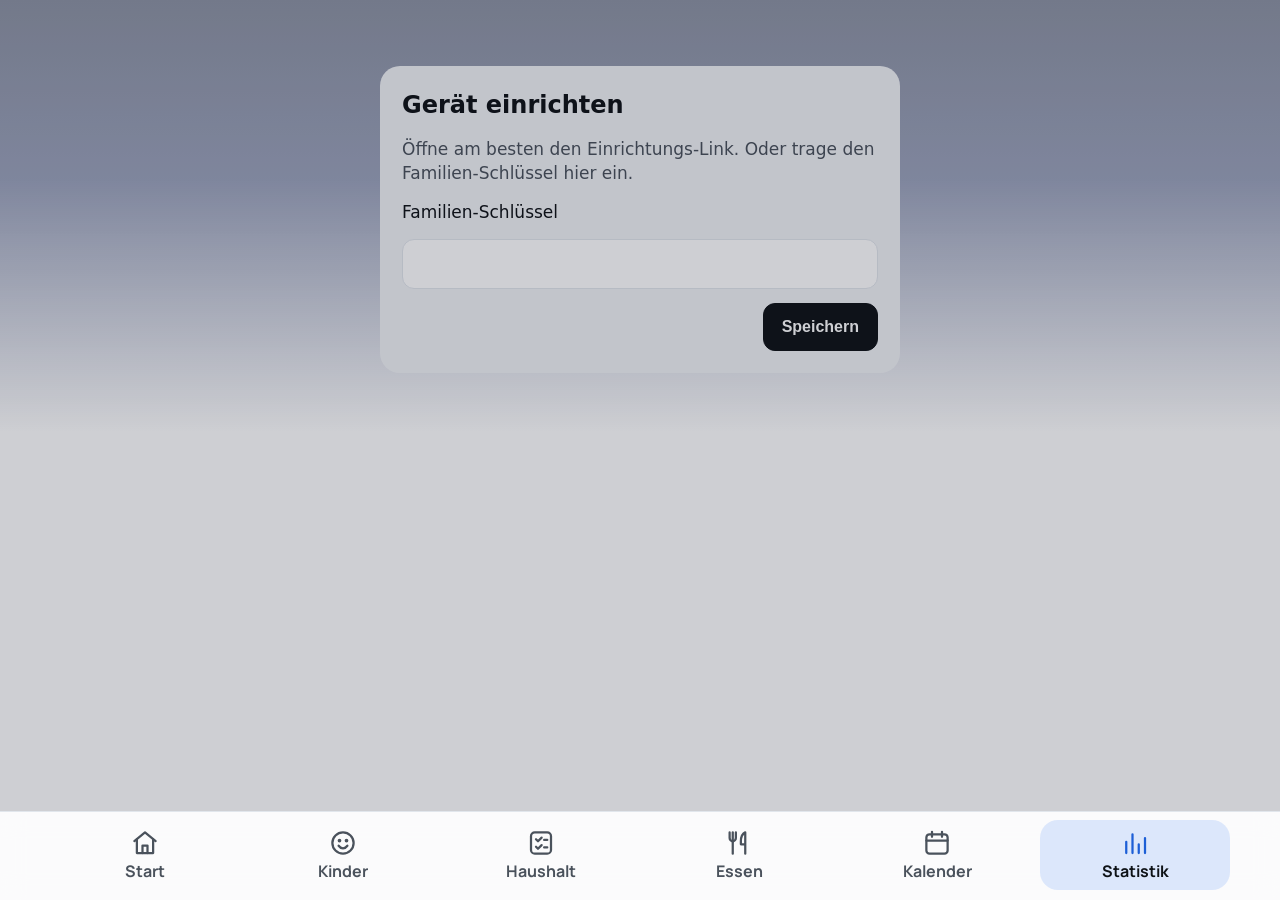
<file: statistik/index.html>
<!doctype html>
<html lang="de">
<head>
<meta charset="utf-8">
<meta name="viewport" content="width=device-width, initial-scale=1, viewport-fit=cover">
<meta name="apple-mobile-web-app-capable" content="yes">
<meta name="mobile-web-app-capable" content="yes">
<meta name="apple-mobile-web-app-status-bar-style" content="default">
<meta name="apple-mobile-web-app-title" content="Familie">
<title>Statistik · Familienzentrale</title>
<style>:root{box-sizing:border-box;padding-top:env(safe-area-inset-top,0px);padding-bottom:env(safe-area-inset-bottom,0px)}body{margin:0;padding:0}[hidden]{display:none!important}</style>
<style>
/* Familien-Dashboard: oben vier Kennzahlen, dann Haushalt, Essen und Stimmung.
   Eine Achse pro Diagramm, Personenfarben fest, Werte als Beschriftung, Hinweis beim Darüberfahren. */
*, *::before, *::after { box-sizing: border-box; }
body { font: 16px/1.4 var(--font); -webkit-font-smoothing: antialiased; }
.app { max-width: 920px; margin: 0 auto; padding: 18px max(18px, env(safe-area-inset-left, 0px)) 24px max(18px, env(safe-area-inset-right, 0px)); display: flex; flex-direction: column; gap: 16px; }
.head { display: flex; justify-content: space-between; align-items: flex-end; gap: 12px; }
.head h1 { margin: 0; font: 800 40px/1 var(--font-display); letter-spacing: -.02em; }
.head small { display: block; color: var(--muted); font-weight: 700; font-size: 15px; margin-bottom: 4px; }
#fz-status { font-size: 13px; color: var(--muted); }
h2.sec { margin: 14px 0 0; font: 800 24px var(--font-display); }
.kpis { display: grid; grid-template-columns: repeat(4, minmax(0, 1fr)); gap: 12px; }
.card { background: var(--surface); border-radius: var(--r); padding: 16px 18px; min-width: 0; }
.lbl { display: flex; justify-content: space-between; align-items: baseline; gap: 10px; font-size: 12px; font-weight: 800; letter-spacing: .08em; text-transform: uppercase; color: var(--muted); margin-bottom: 10px; }
.lbl em { font-style: normal; letter-spacing: 0; text-transform: none; font-weight: 700; }
.kpi .v { font: 800 38px/1 var(--font-display); letter-spacing: -.02em; font-variant-numeric: tabular-nums; }
.kpi .d { font-weight: 700; font-size: 13px; color: var(--muted); margin-top: 4px; }
.kpi svg { width: 100%; height: auto; display: block; margin-top: 8px; }
.grid2 { display: grid; grid-template-columns: 1fr 1fr; gap: 12px; }
svg.ch { width: 100%; height: auto; display: block; overflow: visible; }
svg.ch text { font-family: var(--font); fill: var(--muted); font-weight: 700; }
svg.ch .vt { fill: var(--fg); }
.legend { display: flex; gap: 14px; font-weight: 700; font-size: 13px; color: var(--muted); text-transform: none; letter-spacing: 0; }
.legend span { display: inline-flex; align-items: center; gap: 6px; }
.legend i { width: 11px; height: 11px; border-radius: 3px; background: var(--pc); }
.rank { display: grid; gap: 8px; }
.rank .r { display: grid; grid-template-columns: minmax(0, 1.4fr) minmax(0, 1fr) auto; gap: 10px; align-items: center; }
.rank .n { white-space: nowrap; overflow: hidden; text-overflow: ellipsis; font-weight: 700; }
.rank .b { height: 12px; border-radius: 0 4px 4px 0; background: var(--pc, var(--accent)); }
.rank .x { font-weight: 800; font-variant-numeric: tabular-nums; color: var(--muted); font-size: 14px; }
.segbar { display: flex; gap: 2px; height: 30px; border-radius: 8px; overflow: hidden; }
.segbar i { display: flex; align-items: center; justify-content: center; font-style: normal; font-weight: 800; font-size: 12px; color: #fff; white-space: nowrap; overflow: hidden; }
.seglab { display: flex; justify-content: space-between; gap: 6px; font-weight: 700; font-size: 12px; color: var(--muted); margin-top: 6px; }
.pix { display: grid; grid-auto-flow: column; grid-template-rows: repeat(7, 1fr); gap: 4px; }
.pix i { aspect-ratio: 1; border-radius: 4px; background: var(--mc); }
.pix i.na { background: var(--line); }
.mleg { display: flex; justify-content: space-between; margin-top: 10px; font-weight: 700; font-size: 13px; color: var(--muted); }
.mleg span { display: inline-flex; align-items: center; gap: 4px; }
.mleg i { width: 12px; height: 12px; border-radius: 3px; background: var(--mc); }
.ins { display: grid; grid-template-columns: repeat(3, minmax(0, 1fr)); gap: 12px; }
.ins .k { font: 800 28px var(--font-display); font-variant-numeric: tabular-nums; }
.ins p { margin: 4px 0 0; font-weight: 600; font-size: 14px; color: var(--muted); }
.li { display: flex; align-items: center; gap: 10px; padding: 7px 0; border-top: 1px solid var(--line); }
.li:first-of-type { border-top: 0; }
.li .tx { flex: 1; min-width: 0; font-weight: 700; white-space: nowrap; overflow: hidden; text-overflow: ellipsis; }
.li b { font-variant-numeric: tabular-nums; }
.empty { color: var(--muted); font-weight: 600; margin: 0; }
.t-h { background: var(--t-haus); } .t-e { background: var(--t-essen); } .t-s { background: var(--t-stat); }
.t-h .lbl, .t-e .lbl, .t-s .lbl, .t-h .d, .t-e .d, .t-s .d { color: rgba(15,19,23,.66); }
@media (max-width: 700px) { .kpis { grid-template-columns: 1fr 1fr; } .grid2, .ins { grid-template-columns: 1fr; } .head h1 { font-size: 30px; } }
</style>
</head>
<body>
<div class="app" id="main"></div>
<script src="../core.js?v=20261113i"></script>
<script>(function () {
  "use strict";
  const $ = (s) => document.querySelector(s);
  const { esc, iso, parse, addDays } = FZ;
  const C = { chris: "#3b8fe8", lisa: "#8a35ad", ruby: "#d63a3a" };
  const N = { chris: "Christian", lisa: "Lisa", ruby: "Ruby" };
  // Stimmung: unzufrieden rot, zufrieden grün
  const MOODC = { 1: "#d64545", 2: "#ef9a8f", 3: "#cfcdc7", 4: "#8fd19e", 5: "#2e9e5b" };
  const komma = (v, n) => (v == null || isNaN(v) ? "–" : v.toFixed(n == null ? 1 : n).replace(".", ","));
  const avg = (a) => (a.length ? a.reduce((x, y) => x + y, 0) / a.length : null);
  const montag = (s) => addDays(s, -((parse(s).getDay() + 6) % 7));
  function kw(s) { const d = parse(s), t = new Date(Date.UTC(d.getFullYear(), d.getMonth(), d.getDate())), n = t.getUTCDay() || 7; t.setUTCDate(t.getUTCDate() + 4 - n); const y = new Date(Date.UTC(t.getUTCFullYear(), 0, 1)); return Math.ceil(((t - y) / 864e5 + 1) / 7); }
  function spark(vals, col) {
    const v = vals.filter((x) => x != null); if (v.length < 2) return "";
    const w = 120, h = 34, mn = Math.min.apply(null, v), mx = Math.max.apply(null, v), x = (i) => 3 + i * (w - 6) / (vals.length - 1), y = (q) => h - 4 - (q - mn) / ((mx - mn) || 1) * (h - 10);
    const pts = vals.map((q, i) => (q == null ? null : [x(i), y(q)])).filter(Boolean);
    const d = pts.map((p, i) => (i ? "L" : "M") + p[0].toFixed(1) + " " + p[1].toFixed(1)).join(" "), l = pts[pts.length - 1];
    return '<svg viewBox="0 0 ' + w + " " + h + '" aria-hidden="true"><path d="' + d + " L " + l[0].toFixed(1) + " " + h + " L " + pts[0][0].toFixed(1) + " " + h + ' Z" fill="' + col + '" opacity=".14"/><path d="' + d + '" fill="none" stroke="' + col + '" stroke-width="2" stroke-linejoin="round"/><circle cx="' + l[0].toFixed(1) + '" cy="' + l[1].toFixed(1) + '" r="3.5" fill="' + col + '"/></svg>';
  }
  const segs = (rows) => { const tot = rows.reduce((a, r) => a + r[1], 0) || 1; return '<div class="segbar">' + rows.filter((r) => r[1]).map((r) => '<i style="flex:' + r[1] + ";background:" + r[2] + '" title="' + esc(r[0]) + ": " + r[1] + "×, " + Math.round(r[1] / tot * 100) + ' %">' + Math.round(r[1] / tot * 100) + " %</i>").join("") + '</div><div class="seglab">' + rows.map((r) => "<span>" + esc(r[0]) + " " + r[1] + "×</span>").join("") + "</div>"; };

  function render() {
    if (FZ.gate($("#main"))) return;
    const heute = iso(new Date()), mo = montag(heute);
    const wochen = Array.from({ length: 12 }, (_, i) => addDays(mo, (i - 11) * 7));
    // ---------- Haushalt ----------
    const erl = FZ.reiter("Erledigt").filter((e) => e.Art !== "ausgesetzt" && e.Zeitpunkt).map((e) => ({ tag: String(e.Zeitpunkt).slice(0, 10), von: e["Erledigt von"], id: e["Aufgaben-ID"], titel: e.Titel, p: Number(String(e.Punkte || "0").replace(",", ".")) || 0 }));
    const proWoche = wochen.map((w) => { const b = addDays(w, 6), x = erl.filter((e) => e.tag >= w && e.tag <= b); return { w, kw: kw(w), chris: x.filter((e) => e.von === "chris").reduce((a, e) => a + e.p, 0), lisa: x.filter((e) => e.von === "lisa").reduce((a, e) => a + e.p, 0), n: x.length }; });
    const cur = proWoche[11], prev = proWoche[10];
    const anteil = cur.chris + cur.lisa ? Math.round(cur.chris / (cur.chris + cur.lisa) * 100) : 50;
    // ---------- Essen ----------
    const G = {}; FZ.reiter("Gerichte").forEach((g) => { G[g.ID] = g; });
    const bew = FZ.reiter("Bewertungen").filter((b) => Number(b.Wert) && !FZ.istStimmung(b)).map((b) => ({ tag: b.Datum, g: b["Gericht-ID"], p: b.Person, v: Number(b.Wert) }));
    const essenWoche = wochen.map((w) => avg(bew.filter((b) => b.tag >= w && b.tag <= addDays(w, 6)).map((b) => b.v)));
    const ab28 = addDays(heute, -27);
    const b28 = bew.filter((b) => b.tag >= ab28);
    const lecker = b28.length ? Math.round(b28.filter((b) => b.v === 3).length / b28.length * 100) : null;
    // ---------- Stimmung ----------
    const st = FZ.stimmungListe().filter((s) => Number(s.Wert)).map((s) => ({ tag: s.Datum, p: s.Person, v: Number(s.Wert) }));
    const stWoche = wochen.map((w) => avg(st.filter((s) => s.tag >= w && s.tag <= addDays(w, 6)).map((s) => s.v)));
    const st28 = st.filter((s) => s.tag >= ab28);

    let h = '<div class="head"><div><small>Letzte 12 Wochen</small><h1>Statistik</h1></div><span id="fz-status"></span></div>';
    h += '<div class="kpis">' +
      '<div class="card kpi t-h"><div class="lbl">Aufgaben</div><div class="v">' + cur.n + '</div><div class="d">' + (cur.n - prev.n >= 0 ? "+" : "−") + Math.abs(cur.n - prev.n) + " ggü. Vorwoche</div>" + spark(proWoche.map((w) => w.n), "#0d6b4b") + "</div>" +
      '<div class="card kpi t-h"><div class="lbl">Verteilung</div><div class="v">' + anteil + "/" + (100 - anteil) + '</div><div class="d">Christian / Lisa, Punkte diese Woche</div><div style="display:flex;gap:2px;height:8px;margin-top:10px"><i style="flex:' + anteil + ";background:" + C.chris + ';border-radius:4px 0 0 4px"></i><i style="flex:' + (100 - anteil) + ";background:" + C.lisa + ';border-radius:0 4px 4px 0"></i></div></div>' +
      '<div class="card kpi t-e"><div class="lbl">Essen</div><div class="v">' + komma(avg(b28.map((b) => b.v))) + '</div><div class="d">Ø von 3 · ' + (lecker == null ? "–" : lecker + " % lecker") + " · 4 Wochen</div>" + spark(essenWoche, "#9A5A00") + "</div>" +
      '<div class="card kpi t-s"><div class="lbl">Stimmung</div><div class="v">' + komma(avg(st28.map((s) => s.v))) + '</div><div class="d">Ø von 5 · 4 Wochen</div>' + spark(stWoche, "#2e9e5b") + "</div></div>";

    // Haushaltspunkte pro Woche (gestapelt)
    h += '<h2 class="sec">Haushalt</h2>';
    const W = 720, H = 210, padL = 34, top = 18, bot = 24, gw = (W - padL) / 12, bw = Math.min(34, gw - 10);
    const maxT = Math.max(30, Math.ceil(Math.max.apply(null, proWoche.map((w) => w.chris + w.lisa)) / 30) * 30);
    const y = (v) => top + (H - top - bot) * (1 - v / maxT);
    let svg = '<svg class="ch" viewBox="0 0 ' + W + " " + H + '" role="img" aria-label="Haushaltspunkte pro Woche, Christian und Lisa gestapelt">';
    for (let t = 0; t <= maxT; t += maxT / 3) svg += '<line x1="' + padL + '" x2="' + W + '" y1="' + y(t).toFixed(1) + '" y2="' + y(t).toFixed(1) + '" stroke="var(--line)"/><text x="' + (padL - 6) + '" y="' + (y(t) + 4).toFixed(1) + '" text-anchor="end" font-size="12">' + t + "</text>";
    proWoche.forEach((w, i) => {
      const x = padL + i * gw + (gw - bw) / 2, yc = y(w.chris), yl = y(w.chris + w.lisa);
      svg += "<g><title>KW " + w.kw + ": Christian " + w.chris + ", Lisa " + w.lisa + " Punkte</title>" +
        '<rect x="' + x.toFixed(1) + '" y="' + yc.toFixed(1) + '" width="' + bw.toFixed(1) + '" height="' + Math.max(0, y(0) - yc).toFixed(1) + '" fill="' + C.chris + '"/>' +
        (w.lisa ? '<rect x="' + x.toFixed(1) + '" y="' + yl.toFixed(1) + '" width="' + bw.toFixed(1) + '" height="' + Math.max(0, yc - yl - 2).toFixed(1) + '" rx="4" fill="' + C.lisa + '"/><rect x="' + x.toFixed(1) + '" y="' + Math.min(yc - 2, yl + 4).toFixed(1) + '" width="' + bw.toFixed(1) + '" height="' + Math.max(0, yc - yl - 6).toFixed(1) + '" fill="' + C.lisa + '"/>' : "") + "</g>" +
        '<text x="' + (x + bw / 2).toFixed(1) + '" y="' + (H - 6) + '" text-anchor="middle" font-size="12">' + w.kw + "</text>";
    });
    svg += '<text class="vt" x="' + (padL + 11 * gw + gw / 2).toFixed(1) + '" y="' + (y(cur.chris + cur.lisa) - 6).toFixed(1) + '" text-anchor="middle" font-size="13">' + (cur.chris + cur.lisa) + "</text></svg>";
    h += '<div class="card"><div class="lbl">Punkte pro Woche (Kalenderwoche)<span class="legend"><span style="--pc:' + C.chris + '"><i></i>Christian</span><span style="--pc:' + C.lisa + '"><i></i>Lisa</span></span></div>' + svg + "</div>";
    // Häufigste Aufgaben, Wochentage, bleibt liegen
    const e28 = erl.filter((e) => e.tag >= ab28), cnt = {};
    e28.forEach((e) => { const k = e.titel || e.id; cnt[k] = cnt[k] || { n: 0, chris: 0, lisa: 0 }; cnt[k].n++; if (e.von === "chris" || e.von === "lisa") cnt[k][e.von]++; });
    const top5 = Object.keys(cnt).map((k) => Object.assign({ k }, cnt[k])).sort((a, b) => b.n - a.n).slice(0, 6), maxN = top5.length ? top5[0].n : 1;
    const wd = [1, 2, 3, 4, 5, 6, 0].map((d) => ({ d, n: erl.filter((e) => e.tag >= addDays(heute, -83) && parse(e.tag).getDay() === d).length }));
    const maxWd = Math.max(1, Math.max.apply(null, wd.map((x) => x.n)));
    const liegen = FZ.reiter("Haushalt").filter((r) => String(r.Aktiv).toLowerCase() === "ja" && FZ.maxProTag(r) === 1 && r["Nächste Fälligkeit"] && r["Nächste Fälligkeit"] < heute).map((r) => ({ t: r.Titel, d: Math.round((parse(heute) - parse(r["Nächste Fälligkeit"])) / 864e5) })).sort((a, b) => b.d - a.d);
    h += '<div class="grid2"><div class="card"><div class="lbl">Häufigste Aufgaben<em>4 Wochen</em></div><div class="rank">' + (top5.length ? top5.map((r) => '<div class="r"><span class="n">' + esc(r.k) + '</span><span style="display:flex;gap:2px"><i class="b" style="width:' + (r.chris / maxN * 100).toFixed(0) + "%;--pc:" + C.chris + ';border-radius:4px 0 0 4px" title="Christian ' + r.chris + '×"></i><i class="b" style="width:' + (r.lisa / maxN * 100).toFixed(0) + "%;--pc:" + C.lisa + '" title="Lisa ' + r.lisa + '×"></i></span><span class="x">' + r.n + "×</span></div>").join("") : '<p class="empty">Noch nichts erledigt.</p>') + "</div></div>" +
      '<div class="card"><div class="lbl">An welchen Tagen<em>12 Wochen</em></div><div class="rank">' + wd.map((x) => '<div class="r" style="grid-template-columns:40px 1fr auto"><span class="n">' + ["So", "Mo", "Di", "Mi", "Do", "Fr", "Sa"][x.d] + '</span><i class="b" style="width:' + (x.n / maxWd * 100).toFixed(0) + '%"></i><span class="x">' + x.n + "</span></div>").join("") + "</div></div></div>";
    h += '<div class="card"><div class="lbl">Bleibt liegen<em>gerade überfällig</em></div>' + (liegen.length ? liegen.slice(0, 5).map((l) => '<div class="li"><span class="tx">' + esc(l.t) + "</span><b>seit " + l.d + (l.d === 1 ? " Tag" : " Tagen") + "</b></div>").join("") : '<p class="empty">Nichts überfällig. 👍</p>') + "</div>";

    // ---------- Essen ----------
    h += '<h2 class="sec">Essen</h2>';
    const proG = {}; bew.forEach((b) => { (proG[b.g] = proG[b.g] || []).push(b.v); });
    const rank = Object.keys(proG).filter((g) => G[g] && proG[g].length >= 2).map((g) => ({ g: G[g], a: avg(proG[g]), n: proG[g].length })).sort((a, b) => b.a - a.a || b.n - a.n);
    const plan28 = FZ.reiter("Essensplan").filter((e) => e.Datum >= ab28 && e.Datum <= heute && e.Status === "gericht" && G[e["Gericht-ID"]]).map((e) => G[e["Gericht-ID"]]);
    const hat = (g, feld, wert) => String(g[feld] || "").split(",").map((x) => x.trim()).includes(wert);
    const zeit = [["schnell", "#86b6ef"], ["normal", "#3987e5"], ["aufwendig", "#1c5cab"]].map((z) => [z[0], plan28.filter((g) => hat(g, "Merkmale", z[0])).length, z[1]]);
    const ern = [["Fleisch", "#7b8492"], ["Fisch", "#4b5563"], ["Vegetarisch", "#16a34a"]].map((z) => [z[0], plan28.filter((g) => hat(g, "Kategorie", z[0])).length, z[1]]);
    const proP = ["chris", "lisa", "ruby"].map((p) => ({ p, a: avg(b28.filter((b) => b.p === p).map((b) => b.v)) }));
    const tage = {}; b28.forEach((b) => { (tage[b.tag] = tage[b.tag] || []).push(b.v); });
    const mehr = Object.values(tage).filter((v) => v.length >= 2), einig = mehr.length ? Math.round(mehr.filter((v) => v.every((x) => x === v[0])).length / mehr.length * 100) : null;
    h += '<div class="grid2"><div class="card t-e"><div class="lbl">Hitliste<em>Ø von 3, ab 2 Bewertungen</em></div><div class="rank">' + (rank.length ? rank.slice(0, 7).map((r) => '<div class="r"><span class="n"><span style="font-family:var(--font-emoji)">' + esc(r.g.Emoji || "🍽️") + "</span> " + esc(r.g.Name) + '</span><i class="b" style="width:' + (r.a / 3 * 100).toFixed(0) + '%;--pc:#9A5A00" title="' + esc(r.g.Name) + ": " + komma(r.a) + " von 3, " + r.n + ' Bewertungen"></i><span class="x">' + komma(r.a) + " · " + r.n + "×</span></div>").join("") : '<p class="empty">Noch zu wenige Bewertungen.</p>') + "</div></div>" +
      '<div class="card"><div class="lbl">Wer mag was<em>Ø von 3 · 4 Wochen</em></div>' + proP.map((x) => '<div class="li"><span class="tx" style="display:flex;align-items:center;gap:8px"><i style="width:12px;height:12px;border-radius:3px;background:' + C[x.p] + '"></i>' + N[x.p] + "</span><b>" + komma(x.a) + "</b></div>").join("") +
      '<div class="li"><span class="tx">Alle bewerten gleich</span><b>' + (einig == null ? "–" : einig + " %") + "</b></div></div></div>";
    h += '<div class="grid2"><div class="card"><div class="lbl">Zeitaufwand<em>gekochte Abende · 4 Wochen</em></div>' + (zeit.some((z) => z[1]) ? segs(zeit) : '<p class="empty">Sobald die Gerichte einen Zeitaufwand haben, steht hier die Verteilung.</p>') + "</div>" +
      '<div class="card"><div class="lbl">Fleisch, Fisch oder vegetarisch<em>4 Wochen</em></div>' + (ern.some((z) => z[1]) ? segs(ern) : '<p class="empty">Sobald die Gerichte eingeteilt sind, steht hier die Verteilung.</p>') + "</div></div>";

    // ---------- Stimmung ----------
    h += '<h2 class="sec">Stimmung</h2>';
    const start = addDays(mo, -12 * 7), tageS = Array.from({ length: 13 * 7 }, (_, i) => addDays(start, i));
    const tagAvg = (d) => avg(st.filter((s) => s.tag === d).map((s) => s.v));
    const pix = '<div class="pix">' + tageS.map((d) => { const a = d > heute ? null : tagAvg(d), v = a == null ? 0 : Math.round(a); return '<i class="' + (v ? "" : "na") + '" style="--mc:' + (MOODC[v] || "") + '" title="' + d + (v ? ": " + FZ.MOOD[v] + " " + FZ.MOOD_TXT[v] + " (Ø " + komma(a) + ")" : ": keine Angabe") + '"></i>'; }).join("") + "</div>";
    const leg = '<div class="mleg">' + [1, 2, 3, 4, 5].map((v) => '<span><i style="--mc:' + MOODC[v] + '"></i>' + FZ.MOOD[v] + "</span>").join("") + "</div>";
    const wtag = [1, 2, 3, 4, 5, 6, 0].map((d) => ({ d, a: avg(st.filter((s) => parse(s.tag).getDay() === d).map((s) => s.v)) })).filter((x) => x.a != null).sort((a, b) => b.a - a.a);
    const genug = new Set(st.map((s) => s.tag)).size >= 30;
    let essenZus = null;
    if (genug) { const gut = [], schlecht = []; Object.keys(tage).forEach(() => {}); new Set(st.map((s) => s.tag)).forEach((d) => { const e = avg(bew.filter((b) => b.tag === d).map((b) => b.v)), m = tagAvg(d); if (e == null) return; (e >= 2.5 ? gut : schlecht).push(m); }); if (gut.length >= 5 && schlecht.length >= 5) essenZus = avg(gut) - avg(schlecht); }
    h += '<div class="grid2"><div class="card t-s"><div class="lbl">13 Wochen<em>ein Feld pro Tag, Ø der Familie</em></div>' + pix + leg + "</div>" +
      '<div class="card"><div class="lbl">Im Schnitt<em>4 Wochen</em></div>' + ["chris", "lisa"].map((p) => { const a = avg(st28.filter((s) => s.p === p).map((s) => s.v)); return '<div class="li"><span class="tx" style="display:flex;align-items:center;gap:8px"><i style="width:12px;height:12px;border-radius:3px;background:' + C[p] + '"></i>' + N[p] + "</span><b>" + (a == null ? "–" : FZ.MOOD[Math.round(a)] + " " + komma(a)) + "</b></div>"; }).join("") +
      (wtag.length ? '<div class="li"><span class="tx">Bester Wochentag</span><b>' + ["Sonntag", "Montag", "Dienstag", "Mittwoch", "Donnerstag", "Freitag", "Samstag"][wtag[0].d] + "</b></div>" : "") + "</div></div>";
    h += '<div class="ins"><div class="card"><div class="lbl">Essen und Stimmung</div><div class="k">' + (essenZus == null ? "–" : (essenZus >= 0 ? "+" : "−") + komma(Math.abs(essenZus))) + "</div><p>" + (essenZus == null ? "Erscheint ab etwa 30 Tagen mit Stimmung und Essensbewertung." : "So viel besser ist die Stimmung an Tagen mit leckerem Abendessen.") + "</p></div>" +
      '<div class="card"><div class="lbl">Serie</div><div class="k">' + serie(erl, heute) + " Tage</div><p>in Folge wurde im Haushalt etwas erledigt.</p></div>" +
      '<div class="card"><div class="lbl">Einträge</div><div class="k">' + new Set(st.map((s) => s.tag)).size + "</div><p>Tage mit Tagesstimmung bisher.</p></div></div>";
    $("#main").innerHTML = h;
    FZ.status();
  }
  function serie(erl, heute) { const s = new Set(erl.map((e) => e.tag)); let n = 0, d = s.has(heute) ? heute : addDays(heute, -1); while (s.has(d)) { n++; d = addDays(d, -1); } return n; }
  FZ.on(render);
  FZ.nav("statistik");
  FZ.start();
  render();
})();
</script>
</body>
</html>
</file>
